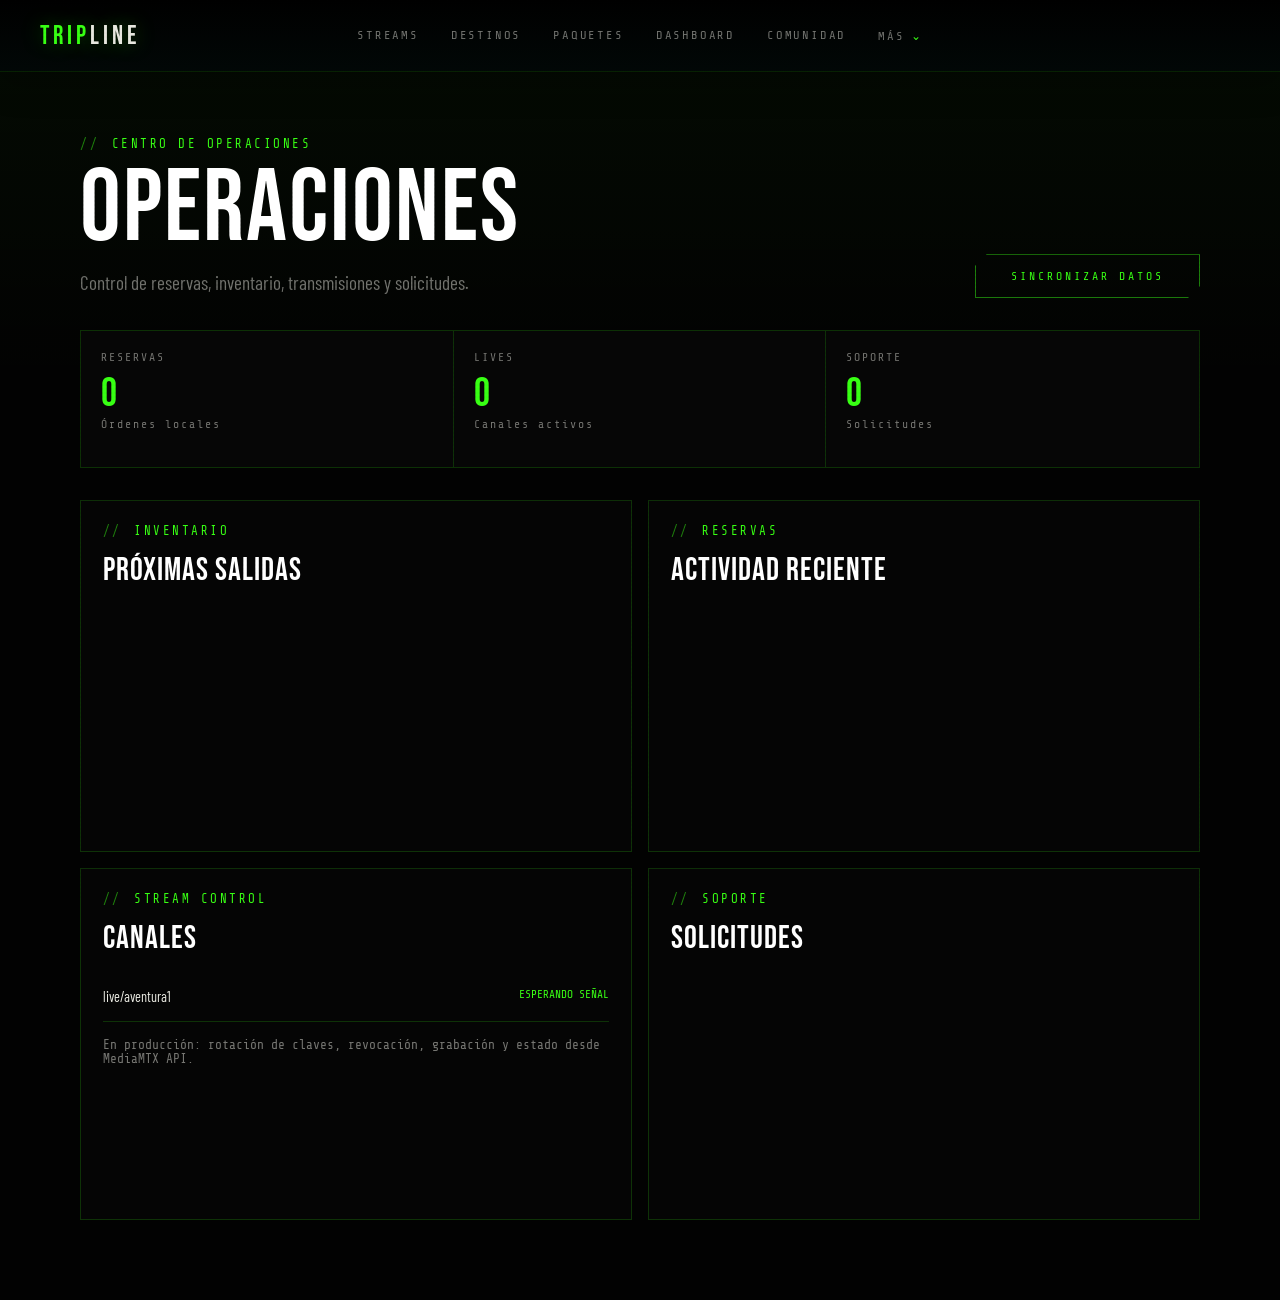
<file: admin.html>
<!DOCTYPE html><html lang="es"><head><meta charset="UTF-8"><meta name="viewport" content="width=device-width,initial-scale=1"><meta name="description" content="Panel administrativo de TRIP LINE."><title>Operaciones | TRIP LINE</title>
<link rel="icon" href="data:,"><link rel="preconnect" href="https://fonts.googleapis.com"><link href="https://fonts.googleapis.com/css2?family=Bebas+Neue&family=Share+Tech+Mono&family=Rajdhani:wght@400;500;600;700&family=Barlow+Condensed:wght@300;400;700;900&display=swap" rel="stylesheet"><link rel="stylesheet" href="css/styles.css"></head><body class="dashboard-page"><a class="skip-link" href="#contenido">Saltar al contenido</a><nav aria-label="Navegación principal">
  <a href="index.html" class="nav-logo glitch">TRIP<span>LINE</span></a>
  <ul class="nav-links">
    <li><a href="index.html#streams">STREAMS</a></li>
    <li><a href="index.html#destinos">DESTINOS</a></li>
    <li><a href="index.html#paquetes">PAQUETES</a></li>
    <li><a href="dashboard.html" data-dashboard-link>DASHBOARD</a></li>
    <li><a href="comunidad.html" data-community-link>COMUNIDAD</a></li>
    <li class="nav-more"><button class="nav-more-trigger" type="button" aria-haspopup="true">MÁS</button><div class="nav-more-menu"><a href="streams.html">ARCHIVO</a><a href="tienda.html">TIENDA</a><a href="ayuda.html">AYUDA</a><a href="admin.html">OPERACIONES</a></div></li>
  </ul>
</nav><main id="contenido" class="dashboard-main"><header class="dashboard-hero"><div><div class="section-label">CENTRO DE OPERACIONES</div><h1>OPERACIONES</h1><p>Control de reservas, inventario, transmisiones y solicitudes.</p></div><button class="btn-ghost" id="seedDemo" type="button">SINCRONIZAR DATOS</button></header><section class="dashboard-stats"><article><span>RESERVAS</span><strong id="adminOrders">0</strong><small>Órdenes locales</small></article><article><span>LIVES</span><strong id="adminLives">0</strong><small>Canales activos</small></article><article><span>SOPORTE</span><strong id="adminSupport">0</strong><small>Solicitudes</small></article></section><section class="admin-grid"><article class="dashboard-panel"><div class="section-label">INVENTARIO</div><h2>Próximas salidas</h2><div id="adminDepartures" class="dashboard-list"></div></article><article class="dashboard-panel"><div class="section-label">RESERVAS</div><h2>Actividad reciente</h2><div id="adminOrderList" class="dashboard-list"></div></article><article class="dashboard-panel"><div class="section-label">STREAM CONTROL</div><h2>Canales</h2><div class="admin-channel"><span>live/aventura1</span><strong>ESPERANDO SEÑAL</strong></div><p class="content-note">En producción: rotación de claves, revocación, grabación y estado desde MediaMTX API.</p></article><article class="dashboard-panel"><div class="section-label">SOPORTE</div><h2>Solicitudes</h2><div id="adminSupportList" class="dashboard-list"></div></article></section></main><script src="js/tripline-data.js"></script><script src="js/demo-auth.js"></script><script src="js/admin.js"></script></body></html>
</file>
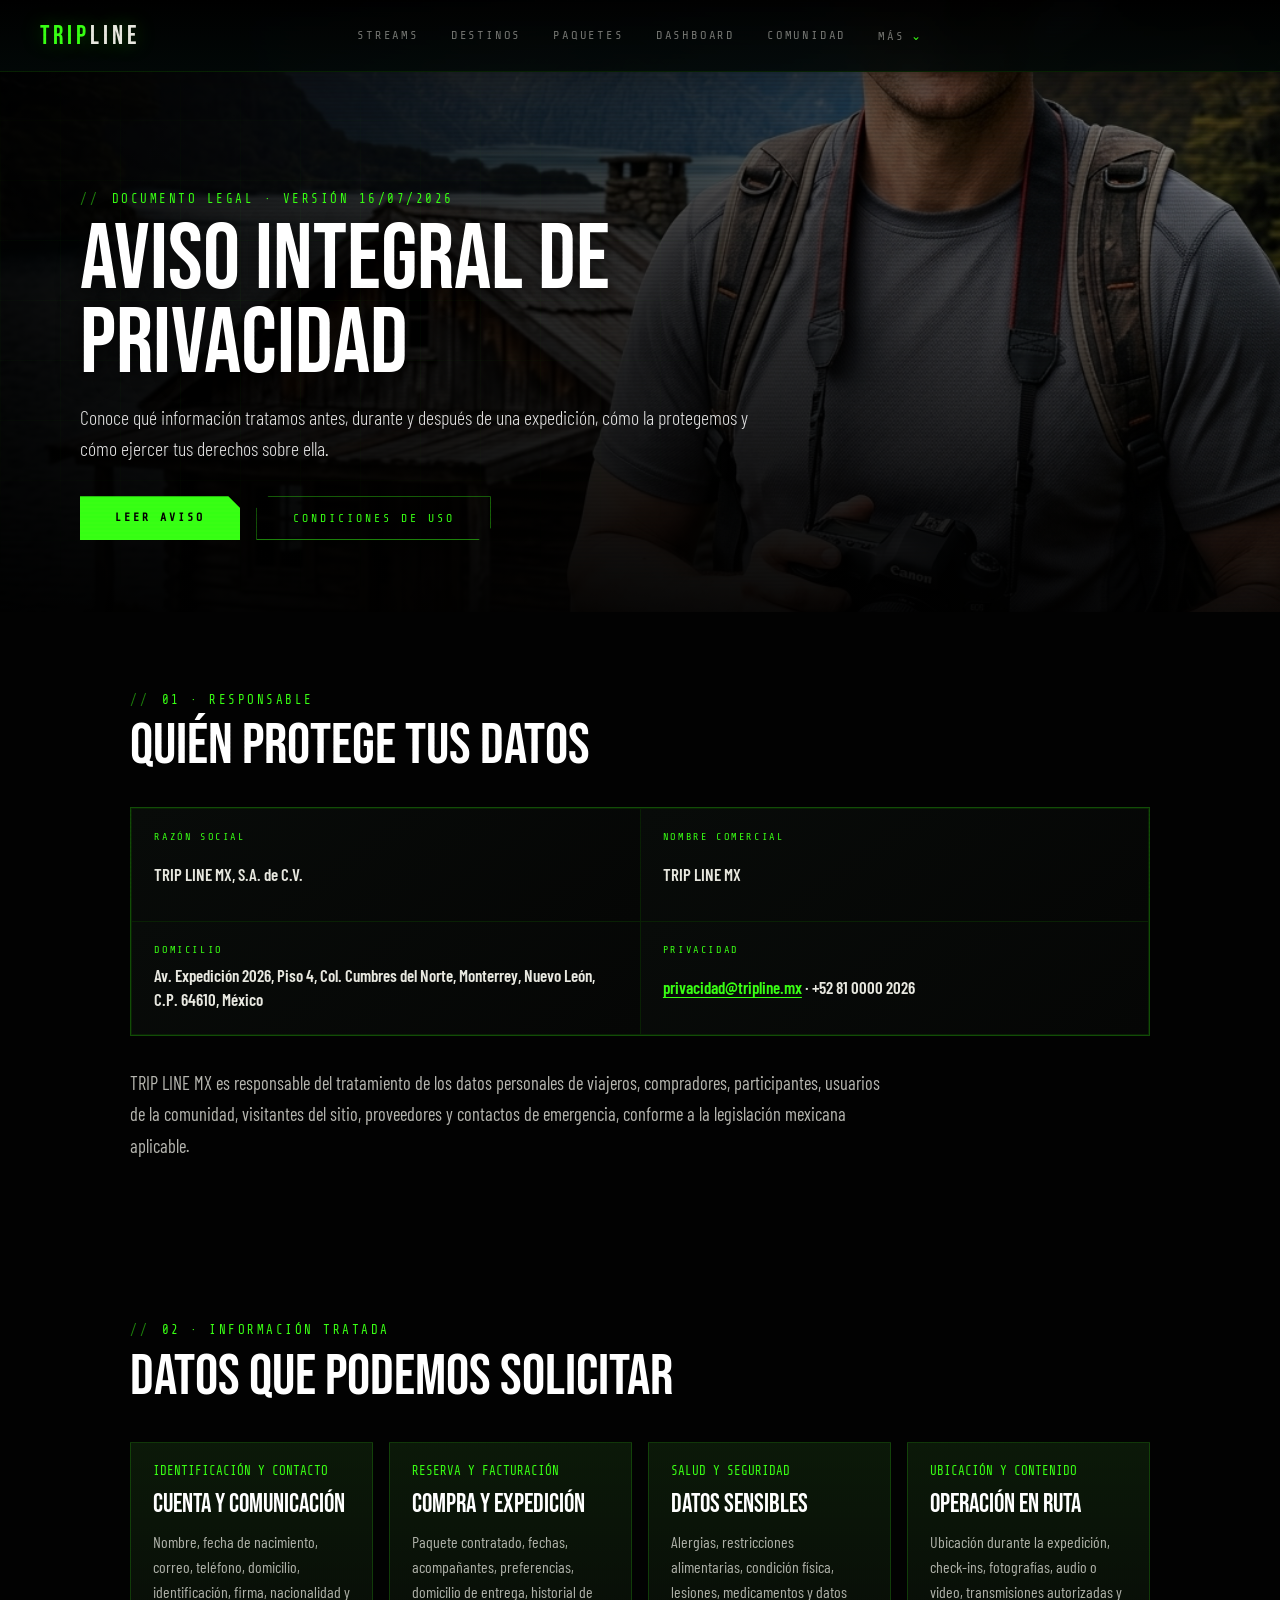
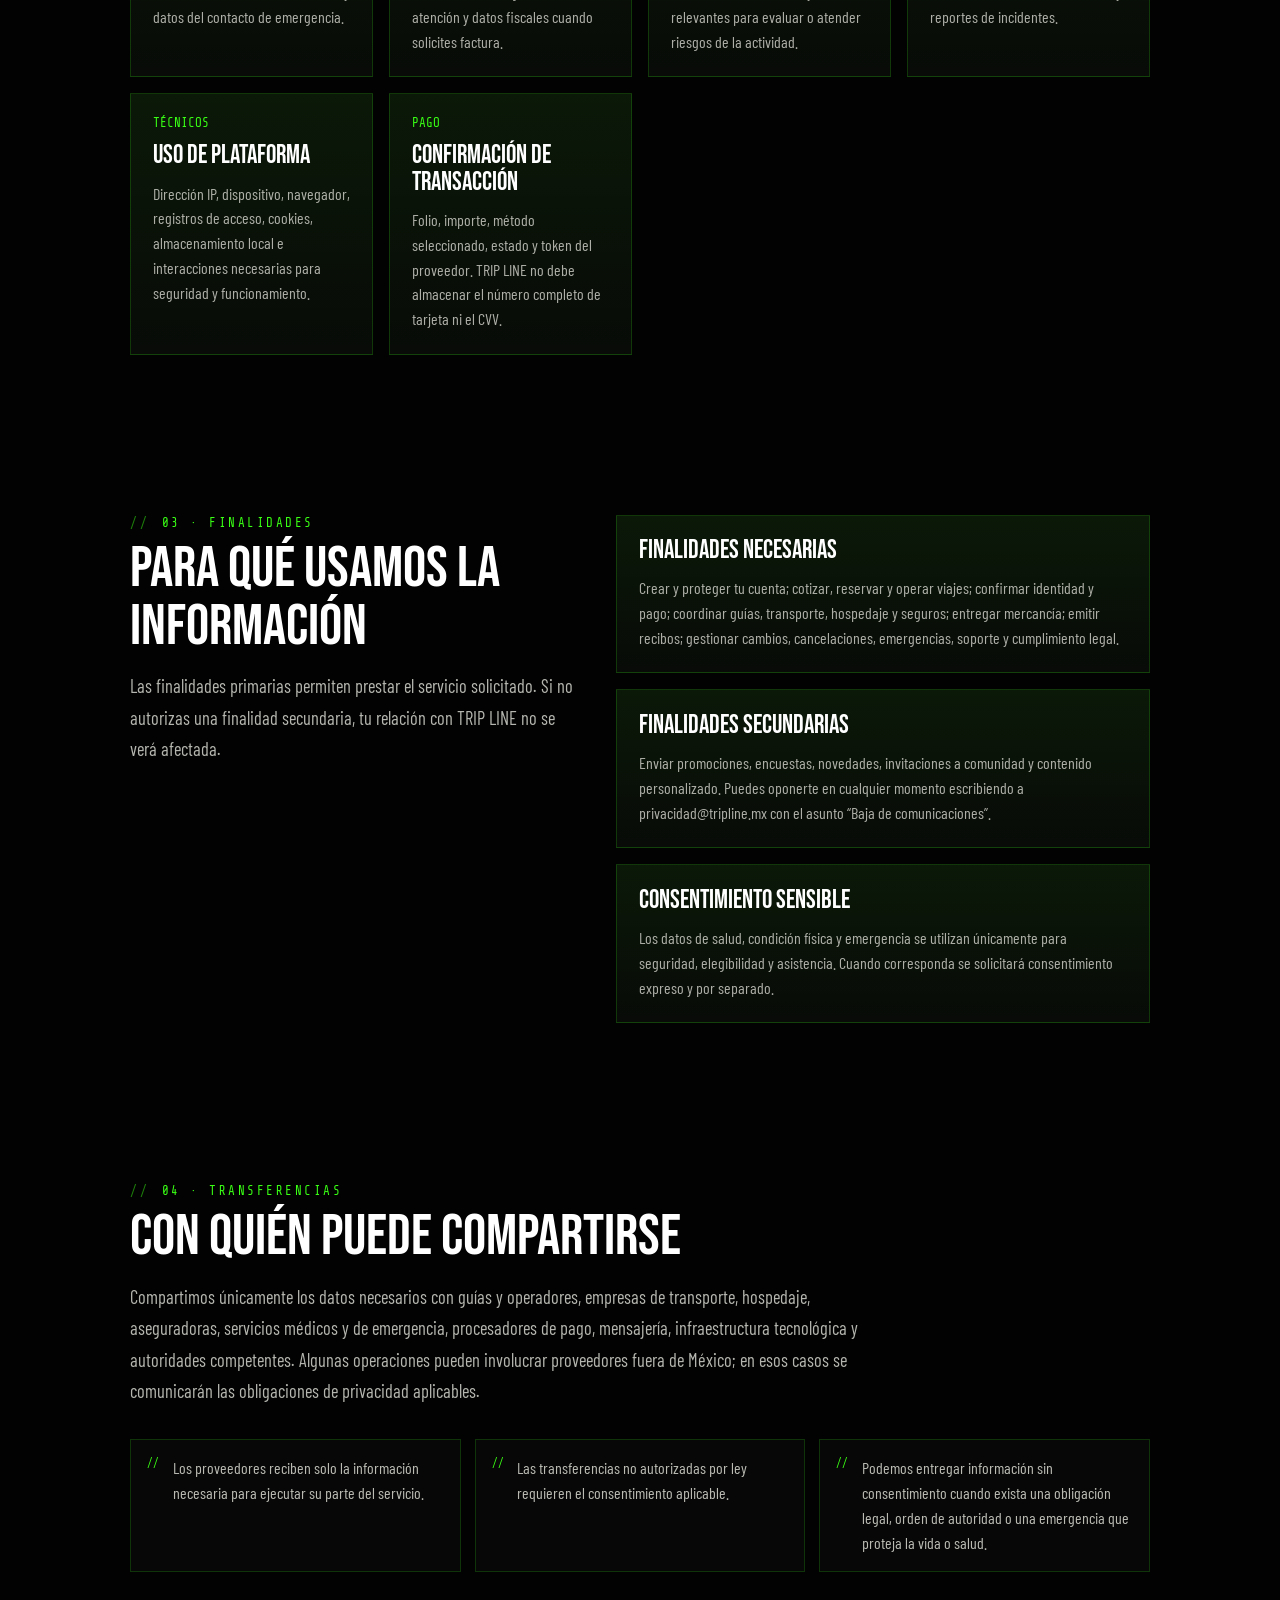
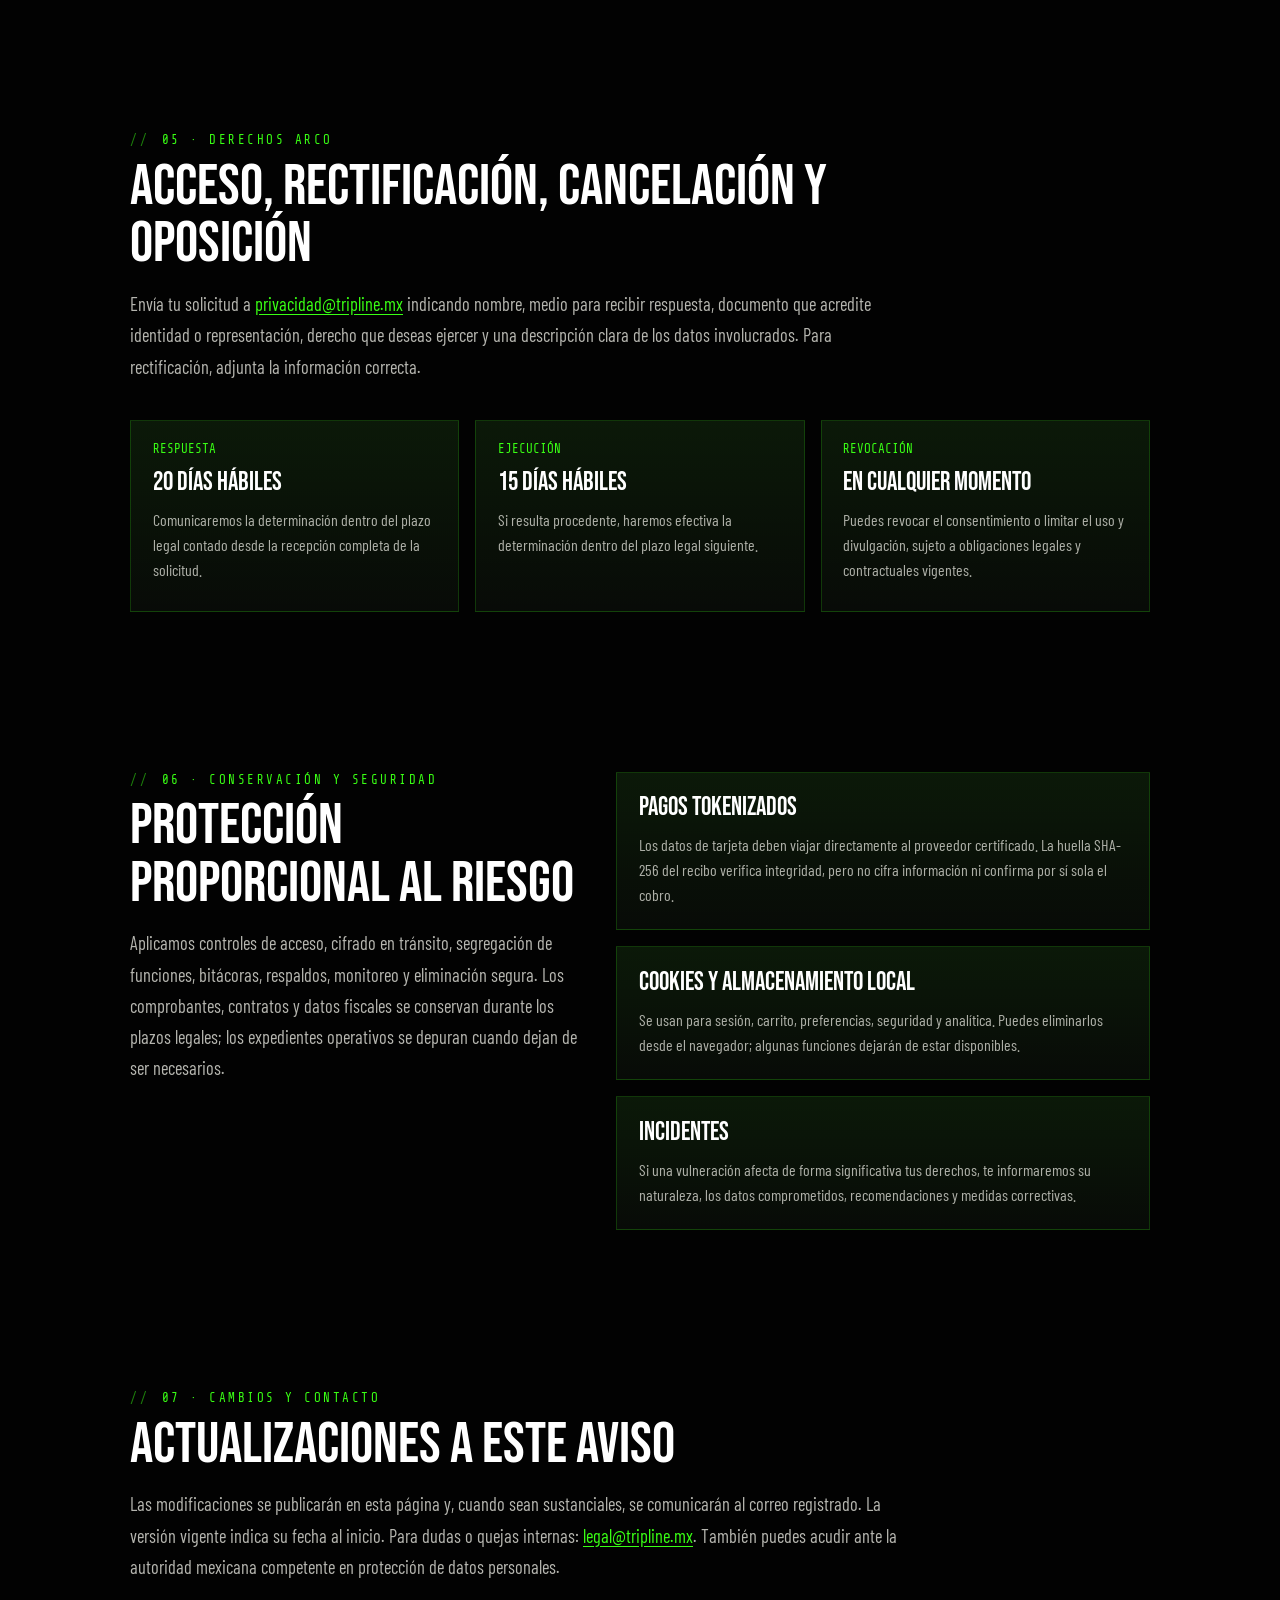
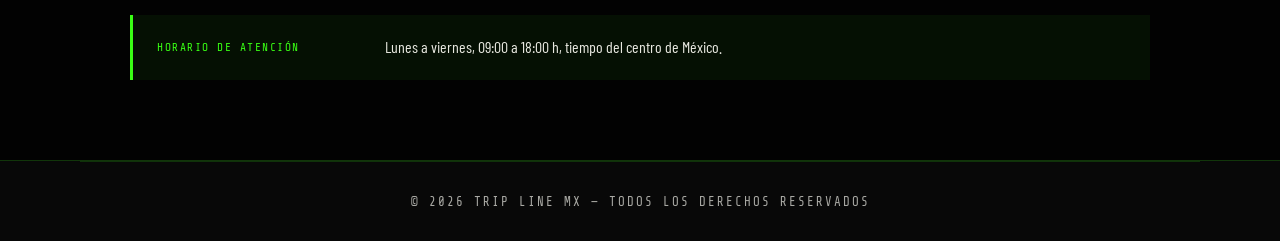
<file: aviso-privacidad.html>
<!DOCTYPE html>
<html lang="es">
<head>
<meta charset="UTF-8">
<meta name="viewport" content="width=device-width, initial-scale=1.0">
<meta name="description" content="Aviso de privacidad integral de TRIP LINE MX para viajeros, clientes, participantes y usuarios de la plataforma.">
<title>Aviso de privacidad | TRIP LINE</title>
<link rel="icon" href="data:,">
<link rel="preconnect" href="https://fonts.googleapis.com">
<link href="https://fonts.googleapis.com/css2?family=Bebas+Neue&family=Share+Tech+Mono&family=Rajdhani:wght@300;400;500;600;700&family=Barlow+Condensed:wght@300;400;700;900&display=swap" rel="stylesheet">
<link rel="stylesheet" href="css/styles.css">
</head>
<body class="policy-page">
<a class="skip-link" href="#contenido">Saltar al contenido</a>
<nav aria-label="Navegación principal">
  <a href="index.html" class="nav-logo glitch">TRIP<span>LINE</span></a>
  <ul class="nav-links">
    <li><a href="index.html#streams">STREAMS</a></li>
    <li><a href="index.html#destinos">DESTINOS</a></li>
    <li><a href="index.html#paquetes">PAQUETES</a></li>
    <li><a href="dashboard.html" data-dashboard-link>DASHBOARD</a></li>
    <li><a href="comunidad.html" data-community-link>COMUNIDAD</a></li>
    <li class="nav-more"><button class="nav-more-trigger" type="button" aria-haspopup="true">MÁS</button><div class="nav-more-menu"><a href="streams.html">ARCHIVO</a><a href="tienda.html">TIENDA</a><a href="ayuda.html">AYUDA</a><a href="admin.html">OPERACIONES</a></div></li>
  </ul>
</nav>

<main class="legal-main" id="contenido">
  <section class="legal-hero legal-hero--privacy">
    <div class="hero-grid-overlay"></div>
    <div class="legal-hero__content">
      <div class="section-label">DOCUMENTO LEGAL · VERSIÓN 16/07/2026</div>
      <h1 class="legal-title">Aviso integral de privacidad</h1>
      <p class="legal-lead">Conoce qué información tratamos antes, durante y después de una expedición, cómo la protegemos y cómo ejercer tus derechos sobre ella.</p>
      <div class="legal-hero-actions"><a class="btn-primary" href="#responsable">LEER AVISO</a><a class="btn-ghost" href="condiciones-uso.html">CONDICIONES DE USO</a></div>
    </div>
  </section>

  <section class="legal-section" id="responsable">
    <div class="section-label">01 · RESPONSABLE</div>
    <h2 class="legal-heading">Quién protege tus datos</h2>
    <div class="legal-company-box">
      <div><span>RAZÓN SOCIAL</span><strong>TRIP LINE MX, S.A. de C.V.</strong></div>
      <div><span>NOMBRE COMERCIAL</span><strong>TRIP LINE MX</strong></div>
      <div><span>DOMICILIO</span><strong>Av. Expedición 2026, Piso 4, Col. Cumbres del Norte, Monterrey, Nuevo León, C.P. 64610, México</strong></div>
      <div><span>PRIVACIDAD</span><strong><a href="mailto:privacidad@tripline.mx">privacidad@tripline.mx</a> · +52 81 0000 2026</strong></div>
    </div>
    <p class="legal-copy">TRIP LINE MX es responsable del tratamiento de los datos personales de viajeros, compradores, participantes, usuarios de la comunidad, visitantes del sitio, proveedores y contactos de emergencia, conforme a la legislación mexicana aplicable.</p>
  </section>

  <section class="legal-section">
    <div class="section-label">02 · INFORMACIÓN TRATADA</div>
    <h2 class="legal-heading">Datos que podemos solicitar</h2>
    <div class="legal-grid">
      <article class="legal-card"><span class="legal-card__kicker">IDENTIFICACIÓN Y CONTACTO</span><h3>Cuenta y comunicación</h3><p>Nombre, fecha de nacimiento, correo, teléfono, domicilio, identificación, firma, nacionalidad y datos del contacto de emergencia.</p></article>
      <article class="legal-card"><span class="legal-card__kicker">RESERVA Y FACTURACIÓN</span><h3>Compra y expedición</h3><p>Paquete contratado, fechas, acompañantes, preferencias, domicilio de entrega, historial de atención y datos fiscales cuando solicites factura.</p></article>
      <article class="legal-card"><span class="legal-card__kicker">SALUD Y SEGURIDAD</span><h3>Datos sensibles</h3><p>Alergias, restricciones alimentarias, condición física, lesiones, medicamentos y datos relevantes para evaluar o atender riesgos de la actividad.</p></article>
      <article class="legal-card"><span class="legal-card__kicker">UBICACIÓN Y CONTENIDO</span><h3>Operación en ruta</h3><p>Ubicación durante la expedición, check-ins, fotografías, audio o video, transmisiones autorizadas y reportes de incidentes.</p></article>
      <article class="legal-card"><span class="legal-card__kicker">TÉCNICOS</span><h3>Uso de plataforma</h3><p>Dirección IP, dispositivo, navegador, registros de acceso, cookies, almacenamiento local e interacciones necesarias para seguridad y funcionamiento.</p></article>
      <article class="legal-card"><span class="legal-card__kicker">PAGO</span><h3>Confirmación de transacción</h3><p>Folio, importe, método seleccionado, estado y token del proveedor. TRIP LINE no debe almacenar el número completo de tarjeta ni el CVV.</p></article>
    </div>
  </section>

  <section class="legal-section legal-split">
    <div><div class="section-label">03 · FINALIDADES</div><h2 class="legal-heading">Para qué usamos la información</h2><p class="legal-copy">Las finalidades primarias permiten prestar el servicio solicitado. Si no autorizas una finalidad secundaria, tu relación con TRIP LINE no se verá afectada.</p></div>
    <div class="legal-stack">
      <article class="legal-panel"><h3>Finalidades necesarias</h3><p>Crear y proteger tu cuenta; cotizar, reservar y operar viajes; confirmar identidad y pago; coordinar guías, transporte, hospedaje y seguros; entregar mercancía; emitir recibos; gestionar cambios, cancelaciones, emergencias, soporte y cumplimiento legal.</p></article>
      <article class="legal-panel"><h3>Finalidades secundarias</h3><p>Enviar promociones, encuestas, novedades, invitaciones a comunidad y contenido personalizado. Puedes oponerte en cualquier momento escribiendo a privacidad@tripline.mx con el asunto “Baja de comunicaciones”.</p></article>
      <article class="legal-panel"><h3>Consentimiento sensible</h3><p>Los datos de salud, condición física y emergencia se utilizan únicamente para seguridad, elegibilidad y asistencia. Cuando corresponda se solicitará consentimiento expreso y por separado.</p></article>
    </div>
  </section>

  <section class="legal-section">
    <div class="section-label">04 · TRANSFERENCIAS</div>
    <h2 class="legal-heading">Con quién puede compartirse</h2>
    <p class="legal-copy">Compartimos únicamente los datos necesarios con guías y operadores, empresas de transporte, hospedaje, aseguradoras, servicios médicos y de emergencia, procesadores de pago, mensajería, infraestructura tecnológica y autoridades competentes. Algunas operaciones pueden involucrar proveedores fuera de México; en esos casos se comunicarán las obligaciones de privacidad aplicables.</p>
    <ul class="legal-checklist">
      <li>Los proveedores reciben solo la información necesaria para ejecutar su parte del servicio.</li>
      <li>Las transferencias no autorizadas por ley requieren el consentimiento aplicable.</li>
      <li>Podemos entregar información sin consentimiento cuando exista una obligación legal, orden de autoridad o una emergencia que proteja la vida o salud.</li>
    </ul>
  </section>

  <section class="legal-section">
    <div class="section-label">05 · DERECHOS ARCO</div>
    <h2 class="legal-heading">Acceso, rectificación, cancelación y oposición</h2>
    <p class="legal-copy">Envía tu solicitud a <a href="mailto:privacidad@tripline.mx">privacidad@tripline.mx</a> indicando nombre, medio para recibir respuesta, documento que acredite identidad o representación, derecho que deseas ejercer y una descripción clara de los datos involucrados. Para rectificación, adjunta la información correcta.</p>
    <div class="legal-grid legal-grid--three">
      <article class="legal-card"><span class="legal-card__kicker">RESPUESTA</span><h3>20 días hábiles</h3><p>Comunicaremos la determinación dentro del plazo legal contado desde la recepción completa de la solicitud.</p></article>
      <article class="legal-card"><span class="legal-card__kicker">EJECUCIÓN</span><h3>15 días hábiles</h3><p>Si resulta procedente, haremos efectiva la determinación dentro del plazo legal siguiente.</p></article>
      <article class="legal-card"><span class="legal-card__kicker">REVOCACIÓN</span><h3>En cualquier momento</h3><p>Puedes revocar el consentimiento o limitar el uso y divulgación, sujeto a obligaciones legales y contractuales vigentes.</p></article>
    </div>
  </section>

  <section class="legal-section legal-split">
    <div><div class="section-label">06 · CONSERVACIÓN Y SEGURIDAD</div><h2 class="legal-heading">Protección proporcional al riesgo</h2><p class="legal-copy">Aplicamos controles de acceso, cifrado en tránsito, segregación de funciones, bitácoras, respaldos, monitoreo y eliminación segura. Los comprobantes, contratos y datos fiscales se conservan durante los plazos legales; los expedientes operativos se depuran cuando dejan de ser necesarios.</p></div>
    <div class="legal-stack">
      <article class="legal-panel"><h3>Pagos tokenizados</h3><p>Los datos de tarjeta deben viajar directamente al proveedor certificado. La huella SHA-256 del recibo verifica integridad, pero no cifra información ni confirma por sí sola el cobro.</p></article>
      <article class="legal-panel"><h3>Cookies y almacenamiento local</h3><p>Se usan para sesión, carrito, preferencias, seguridad y analítica. Puedes eliminarlos desde el navegador; algunas funciones dejarán de estar disponibles.</p></article>
      <article class="legal-panel"><h3>Incidentes</h3><p>Si una vulneración afecta de forma significativa tus derechos, te informaremos su naturaleza, los datos comprometidos, recomendaciones y medidas correctivas.</p></article>
    </div>
  </section>

  <section class="legal-section">
    <div class="section-label">07 · CAMBIOS Y CONTACTO</div>
    <h2 class="legal-heading">Actualizaciones a este aviso</h2>
    <p class="legal-copy">Las modificaciones se publicarán en esta página y, cuando sean sustanciales, se comunicarán al correo registrado. La versión vigente indica su fecha al inicio. Para dudas o quejas internas: <a href="mailto:legal@tripline.mx">legal@tripline.mx</a>. También puedes acudir ante la autoridad mexicana competente en protección de datos personales.</p>
    <div class="legal-notice"><strong>HORARIO DE ATENCIÓN</strong><span>Lunes a viernes, 09:00 a 18:00 h, tiempo del centro de México.</span></div>
  </section>
</main>
<footer><div class="footer-bottom"><span>© 2026 TRIP LINE MX — TODOS LOS DERECHOS RESERVADOS</span></div></footer>
<script src="js/demo-auth.js"></script>
</body>
</html>
</file>
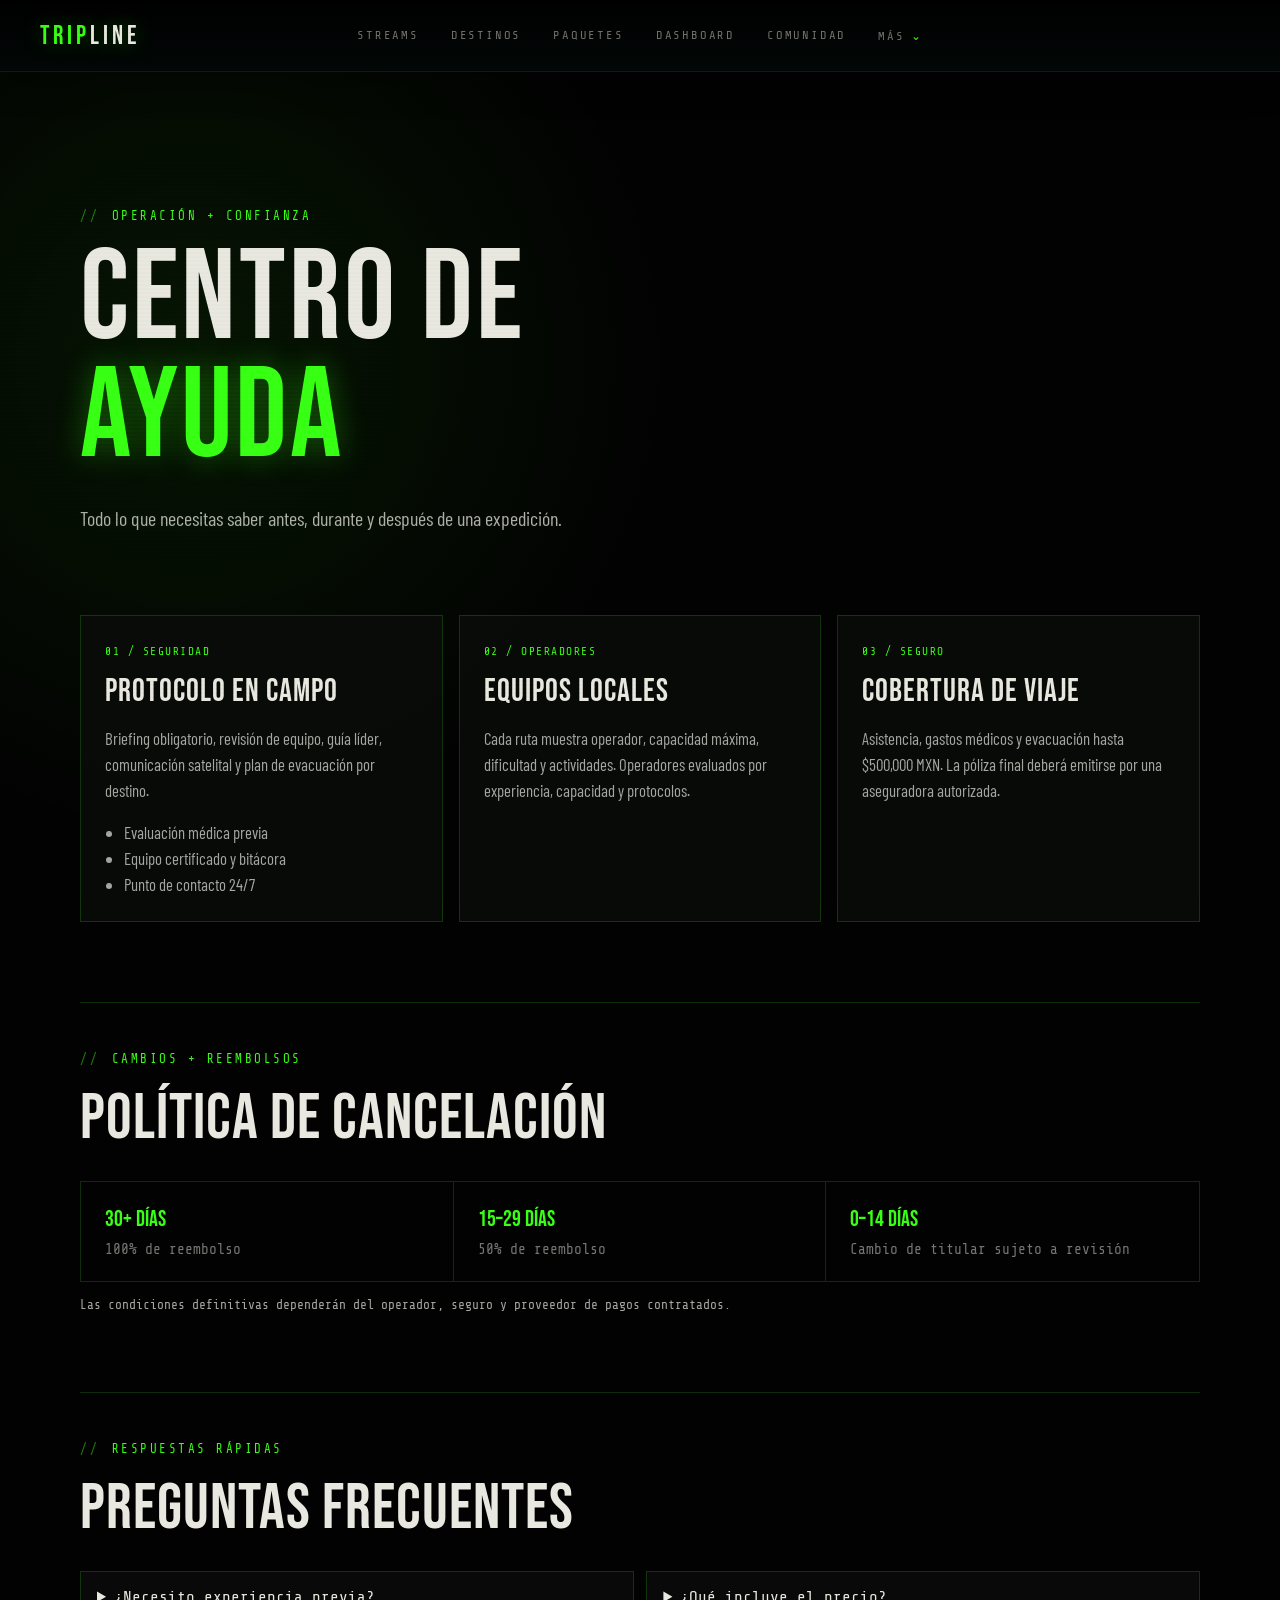
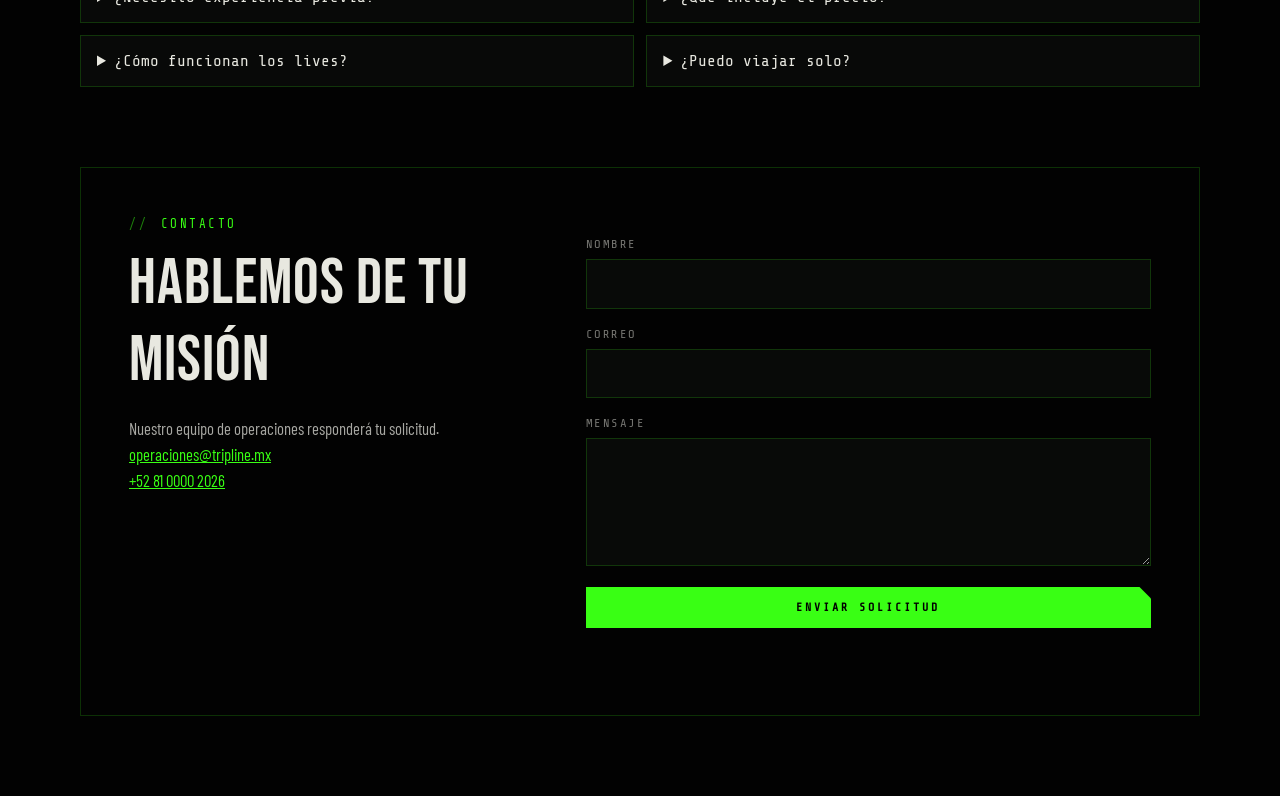
<file: ayuda.html>
<!DOCTYPE html><html lang="es"><head><meta charset="UTF-8"><meta name="viewport" content="width=device-width,initial-scale=1"><meta name="description" content="Seguridad, cancelaciones, preguntas frecuentes y contacto de TRIP LINE."><title>Centro de ayuda | TRIP LINE</title>
<link rel="icon" href="data:,"><link rel="preconnect" href="https://fonts.googleapis.com"><link href="https://fonts.googleapis.com/css2?family=Bebas+Neue&family=Share+Tech+Mono&family=Rajdhani:wght@400;500;600;700&family=Barlow+Condensed:wght@300;400;700;900&display=swap" rel="stylesheet"><link rel="stylesheet" href="css/styles.css"></head>
<body class="content-page"><a class="skip-link" href="#contenido">Saltar al contenido</a><nav aria-label="Navegación principal">
  <a href="index.html" class="nav-logo glitch">TRIP<span>LINE</span></a>
  <ul class="nav-links">
    <li><a href="index.html#streams">STREAMS</a></li>
    <li><a href="index.html#destinos">DESTINOS</a></li>
    <li><a href="index.html#paquetes">PAQUETES</a></li>
    <li><a href="dashboard.html" data-dashboard-link>DASHBOARD</a></li>
    <li><a href="comunidad.html" data-community-link>COMUNIDAD</a></li>
    <li class="nav-more"><button class="nav-more-trigger" type="button" aria-haspopup="true">MÁS</button><div class="nav-more-menu"><a href="streams.html">ARCHIVO</a><a href="tienda.html">TIENDA</a><a href="ayuda.html">AYUDA</a><a href="admin.html">OPERACIONES</a></div></li>
  </ul>
</nav>
<main id="contenido" class="content-shell"><header class="content-hero"><div class="section-label">OPERACIÓN + CONFIANZA</div><h1>CENTRO DE<br><span>AYUDA</span></h1><p>Todo lo que necesitas saber antes, durante y después de una expedición.</p></header>
<section class="info-grid" id="seguridad"><article class="info-card"><span>01 / SEGURIDAD</span><h2>PROTOCOLO EN CAMPO</h2><p>Briefing obligatorio, revisión de equipo, guía líder, comunicación satelital y plan de evacuación por destino.</p><ul><li>Evaluación médica previa</li><li>Equipo certificado y bitácora</li><li>Punto de contacto 24/7</li></ul></article><article class="info-card"><span>02 / OPERADORES</span><h2>EQUIPOS LOCALES</h2><p>Cada ruta muestra operador, capacidad máxima, dificultad y actividades. Operadores evaluados por experiencia, capacidad y protocolos.</p></article><article class="info-card"><span>03 / SEGURO</span><h2>COBERTURA DE VIAJE</h2><p>Asistencia, gastos médicos y evacuación hasta $500,000 MXN. La póliza final deberá emitirse por una aseguradora autorizada.</p></article></section>
<section class="content-section" id="cancelaciones"><div class="section-label">CAMBIOS + REEMBOLSOS</div><h2>POLÍTICA DE CANCELACIÓN</h2><div class="policy-timeline"><div><strong>30+ DÍAS</strong><span>100% de reembolso</span></div><div><strong>15–29 DÍAS</strong><span>50% de reembolso</span></div><div><strong>0–14 DÍAS</strong><span>Cambio de titular sujeto a revisión</span></div></div><p class="content-note">Las condiciones definitivas dependerán del operador, seguro y proveedor de pagos contratados.</p></section>
<section class="content-section"><div class="section-label">RESPUESTAS RÁPIDAS</div><h2>PREGUNTAS FRECUENTES</h2><div class="faq-list"><details><summary>¿Necesito experiencia previa?</summary><p>Depende del destino. Cada ficha indica dificultad y el equipo operativo valida la preparación antes de confirmar.</p></details><details><summary>¿Qué incluye el precio?</summary><p>Guía, equipo indicado, campamento, logística local y seguro de viaje. Traslados a la ciudad de salida se cotizan aparte.</p></details><details><summary>¿Cómo funcionan los lives?</summary><p>El teléfono publica por RTMP a MediaMTX y la página reproduce HLS. En producción se usará un servidor público autenticado.</p></details><details><summary>¿Puedo viajar solo?</summary><p>Sí. Puedes reservar un lugar y formar parte de un grupo con capacidad controlada.</p></details></div></section>
<section class="contact-layout" id="contacto"><div><div class="section-label">CONTACTO</div><h2>HABLEMOS DE TU MISIÓN</h2><p>Nuestro equipo de operaciones responderá tu solicitud.</p><p><a href="mailto:operaciones@tripline.mx">operaciones@tripline.mx</a><br><a href="tel:+528100002026">+52 81 0000 2026</a></p></div><form id="contactForm" class="booking-form"><label>NOMBRE<input name="name" required autocomplete="name"></label><label>CORREO<input name="email" type="email" required autocomplete="email"></label><label>MENSAJE<textarea name="message" required maxlength="500"></textarea></label><button class="btn-primary" type="submit">ENVIAR SOLICITUD</button><p id="contactStatus" class="form-status" aria-live="polite"></p></form></section></main><script src="js/demo-auth.js"></script><script src="js/ayuda.js"></script></body></html>
</file>
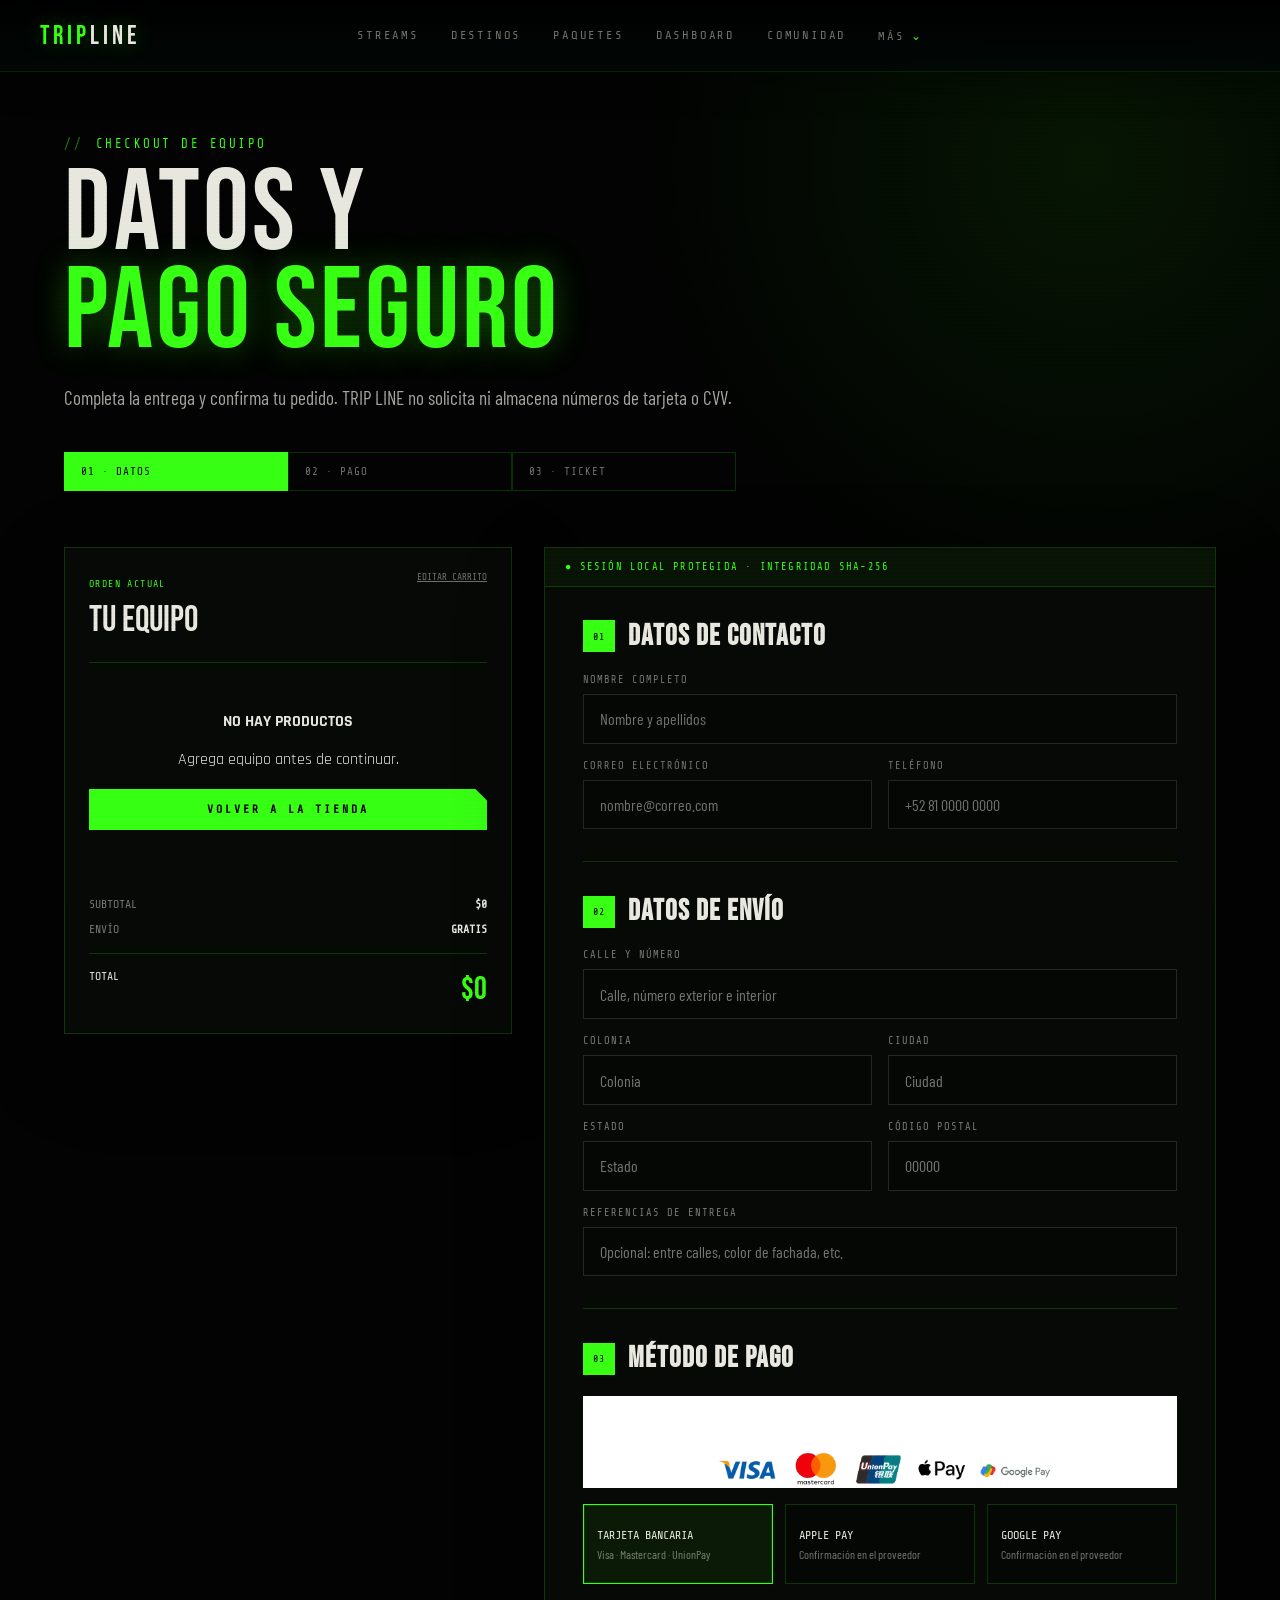
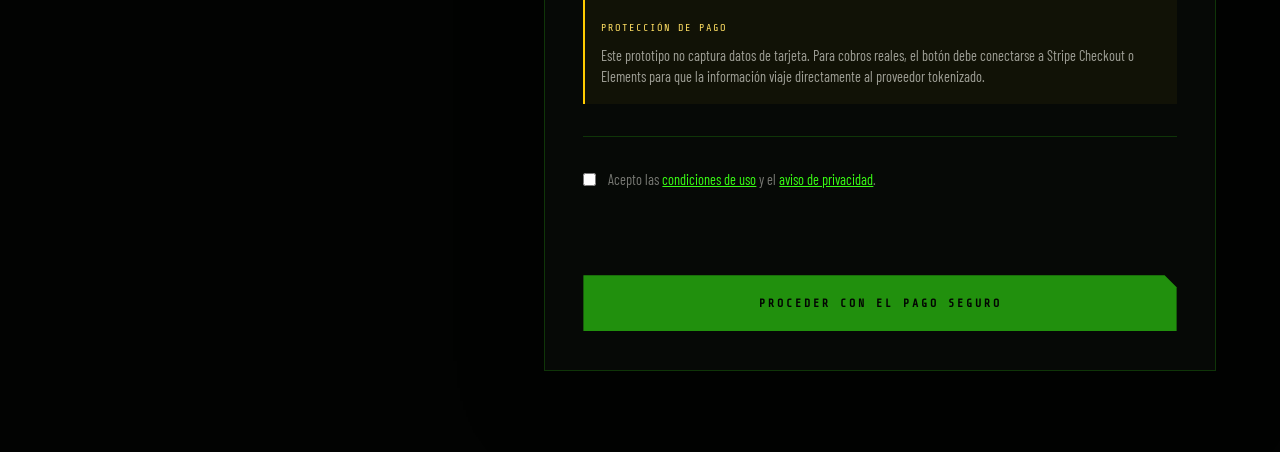
<file: checkout-tienda.html>
<!DOCTYPE html>
<html lang="es">
<head>
  <meta charset="UTF-8">
  <meta name="viewport" content="width=device-width,initial-scale=1">
  <meta name="description" content="Checkout seguro de equipamiento TRIP LINE.">
  <title>Pago de tienda | TRIP LINE</title>
<link rel="icon" href="data:,">
  <link rel="preconnect" href="https://fonts.googleapis.com">
  <link href="https://fonts.googleapis.com/css2?family=Bebas+Neue&family=Share+Tech+Mono&family=Rajdhani:wght@400;500;600;700&family=Barlow+Condensed:wght@300;400;700;900&display=swap" rel="stylesheet">
  <link rel="stylesheet" href="css/styles.css">
</head>
<body class="store-checkout-page">
<a class="skip-link" href="#contenido">Saltar al contenido</a>
<nav aria-label="Navegación principal">
  <a href="index.html" class="nav-logo glitch">TRIP<span>LINE</span></a>
  <ul class="nav-links">
    <li><a href="index.html#streams">STREAMS</a></li>
    <li><a href="index.html#destinos">DESTINOS</a></li>
    <li><a href="index.html#paquetes">PAQUETES</a></li>
    <li><a href="dashboard.html" data-dashboard-link>DASHBOARD</a></li>
    <li><a href="comunidad.html" data-community-link>COMUNIDAD</a></li>
    <li class="nav-more"><button class="nav-more-trigger" type="button" aria-haspopup="true">MÁS</button><div class="nav-more-menu"><a href="streams.html">ARCHIVO</a><a href="tienda.html">TIENDA</a><a href="ayuda.html">AYUDA</a><a href="admin.html">OPERACIONES</a></div></li>
  </ul>
</nav>
<main id="contenido" class="store-checkout-shell">
  <header class="store-checkout-heading">
    <div class="section-label">CHECKOUT DE EQUIPO</div>
    <h1>DATOS Y<br><span>PAGO SEGURO</span></h1>
    <p>Completa la entrega y confirma tu pedido. TRIP LINE no solicita ni almacena números de tarjeta o CVV.</p>
    <ol class="checkout-steps" aria-label="Progreso de compra"><li class="is-active">01 · DATOS</li><li>02 · PAGO</li><li>03 · TICKET</li></ol>
  </header>

  <div class="store-checkout-layout" id="checkoutWorkspace">
    <aside class="store-order-summary" aria-labelledby="summaryTitle">
      <div class="summary-heading"><div><span>ORDEN ACTUAL</span><h2 id="summaryTitle">TU EQUIPO</h2></div><a href="tienda.html">EDITAR CARRITO</a></div>
      <div id="storeOrderItems" class="store-order-items"></div>
      <div class="store-order-totals">
        <div><span>SUBTOTAL</span><strong id="storeSubtotal"></strong></div>
        <div><span>ENVÍO</span><strong id="storeShipping"></strong></div>
        <div class="store-grand-total"><span>TOTAL</span><strong id="storeTotal"></strong></div>
      </div>
    </aside>

    <section class="store-checkout-card" aria-labelledby="customerTitle">
      <div class="secure-checkout-label"><span>●</span> SESIÓN LOCAL PROTEGIDA · INTEGRIDAD SHA-256</div>
      <form id="storeCheckoutForm" class="store-checkout-form">
        <fieldset>
          <legend><span>01</span><strong id="customerTitle">DATOS DE CONTACTO</strong></legend>
          <div class="store-form-grid">
            <label class="field-wide">NOMBRE COMPLETO<input id="buyerName" name="name" required minlength="3" maxlength="80" autocomplete="name" placeholder="Nombre y apellidos"></label>
            <label>CORREO ELECTRÓNICO<input id="buyerEmail" name="email" type="email" required maxlength="120" autocomplete="email" placeholder="nombre@correo.com"></label>
            <label>TELÉFONO<input id="buyerPhone" name="phone" type="tel" required minlength="10" maxlength="18" autocomplete="tel" inputmode="tel" placeholder="+52 81 0000 0000"></label>
          </div>
        </fieldset>

        <fieldset>
          <legend><span>02</span><strong>DATOS DE ENVÍO</strong></legend>
          <div class="store-form-grid">
            <label class="field-wide">CALLE Y NÚMERO<input name="street" required maxlength="120" autocomplete="street-address" placeholder="Calle, número exterior e interior"></label>
            <label>COLONIA<input name="neighborhood" required maxlength="80" autocomplete="address-line2" placeholder="Colonia"></label>
            <label>CIUDAD<input name="city" required maxlength="80" autocomplete="address-level2" placeholder="Ciudad"></label>
            <label>ESTADO<input name="state" required maxlength="80" autocomplete="address-level1" placeholder="Estado"></label>
            <label>CÓDIGO POSTAL<input name="postalCode" required pattern="[0-9]{5}" maxlength="5" inputmode="numeric" autocomplete="postal-code" placeholder="00000"></label>
            <label class="field-wide">REFERENCIAS DE ENTREGA<input name="deliveryNotes" maxlength="160" autocomplete="off" placeholder="Opcional: entre calles, color de fachada, etc."></label>
          </div>
        </fieldset>

        <fieldset>
          <legend><span>03</span><strong>MÉTODO DE PAGO</strong></legend>
          <div class="payment-logo-strip"><img src="assets/payment-methods-transparent.png" alt="Métodos aceptados: Visa, Mastercard, UnionPay, Apple Pay y Google Pay"></div>
          <div class="store-payment-options">
            <label><input type="radio" name="paymentMethod" value="Tarjeta bancaria" checked><span><strong>TARJETA BANCARIA</strong><small>Visa · Mastercard · UnionPay</small></span></label>
            <label><input type="radio" name="paymentMethod" value="Apple Pay"><span><strong>APPLE PAY</strong><small>Confirmación en el proveedor</small></span></label>
            <label><input type="radio" name="paymentMethod" value="Google Pay"><span><strong>GOOGLE PAY</strong><small>Confirmación en el proveedor</small></span></label>
          </div>
          <div class="payment-provider-note"><strong>PROTECCIÓN DE PAGO</strong><p>Este prototipo no captura datos de tarjeta. Para cobros reales, el botón debe conectarse a Stripe Checkout o Elements para que la información viaje directamente al proveedor tokenizado.</p></div>
        </fieldset>

        <label class="store-consent"><input type="checkbox" required><span>Acepto las <a href="condiciones-uso.html" target="_blank" rel="noopener">condiciones de uso</a> y el <a href="aviso-privacidad.html" target="_blank" rel="noopener">aviso de privacidad</a>.</span></label>
        <p id="checkoutStatus" class="form-status" role="status" aria-live="polite"></p>
        <button class="btn-primary store-pay-button" type="submit">PROCEDER CON EL PAGO SEGURO</button>
      </form>
    </section>
  </div>

  <section class="store-receipt-stage" id="receiptStage" hidden aria-labelledby="receiptTitle">
    <div class="receipt-success-mark">✓</div>
    <div class="section-label">COMPRA REGISTRADA</div>
    <h2 id="receiptTitle">TICKET DE RECIBO</h2>
    <p class="receipt-intro">Tu pedido fue confirmado en modo demostración. Conserva este ticket para seguimiento.</p>
    <article class="store-receipt" id="storeReceipt">
      <div class="receipt-watermark" aria-hidden="true"></div>
      <header class="receipt-brand-row">
        <div class="receipt-brand"><span>TRIP LINE MX</span><strong>FIELD GEAR</strong><small class="receipt-merchant">TRIP LINE MX, S.A. DE C.V.<br>Av. Expedición 2026, Monterrey, N.L. · +52 81 0000 2026</small></div>
        <div class="receipt-reference-box"><p><b>FOLIO:</b> <span id="receiptReference"></span></p><p><b>FECHA:</b> <span id="receiptDate"></span></p></div>
      </header>
      <section class="receipt-customer-band">
        <p><span>CLIENTE</span><strong id="receiptCustomer"></strong></p>
        <p><span>MÉTODO DE PAGO</span><strong id="receiptMethod"></strong></p>
        <p><span>ESTADO DEL PAGO</span><strong>PAGO DEMO<br>AUTORIZADO</strong></p>
      </section>
      <section class="receipt-order-section">
        <h3>DETALLES DEL PEDIDO / DESGLOSE DE LA COMPRA</h3>
        <div class="receipt-table-head"><span>DESCRIPCIÓN DEL PRODUCTO</span><span>CANTIDAD</span><span>SUBTOTAL</span></div>
        <div id="receiptItems" class="receipt-items"></div>
      </section>
      <section class="receipt-delivery-summary">
        <div class="receipt-address"><span>DATOS DE ENTREGA</span><strong id="receiptAddress"></strong></div>
        <div class="receipt-summary">
          <h3>RESUMEN DE PAGO</h3>
          <p><span>Subtotal</span><strong id="receiptSubtotal"></strong></p>
          <p><span>Envío</span><strong id="receiptShipping"></strong></p>
          <div class="receipt-total"><span>TOTAL PAGADO</span><strong id="receiptTotal"></strong></div>
        </div>
      </section>
      <footer><span>© 2026 TRIP LINE MX · RECIBO DIGITAL</span><i aria-hidden="true"></i></footer>
    </article>
    <div class="receipt-actions"><button class="btn-primary" id="downloadPdf" type="button">DESCARGAR PDF A4</button><button class="btn-ghost" id="downloadReceipt" type="button">DESCARGAR TICKET PDF</button><button class="btn-ghost" id="printReceipt" type="button">IMPRIMIR</button><a class="btn-ghost" href="tienda.html">VOLVER A LA TIENDA</a></div>
  </section>
</main>
<script src="js/demo-auth.js"></script>
<script src="js/vendor/pdf-lib.min.js"></script>
<script src="js/checkout-tienda.js"></script>
</body>
</html>
</file>
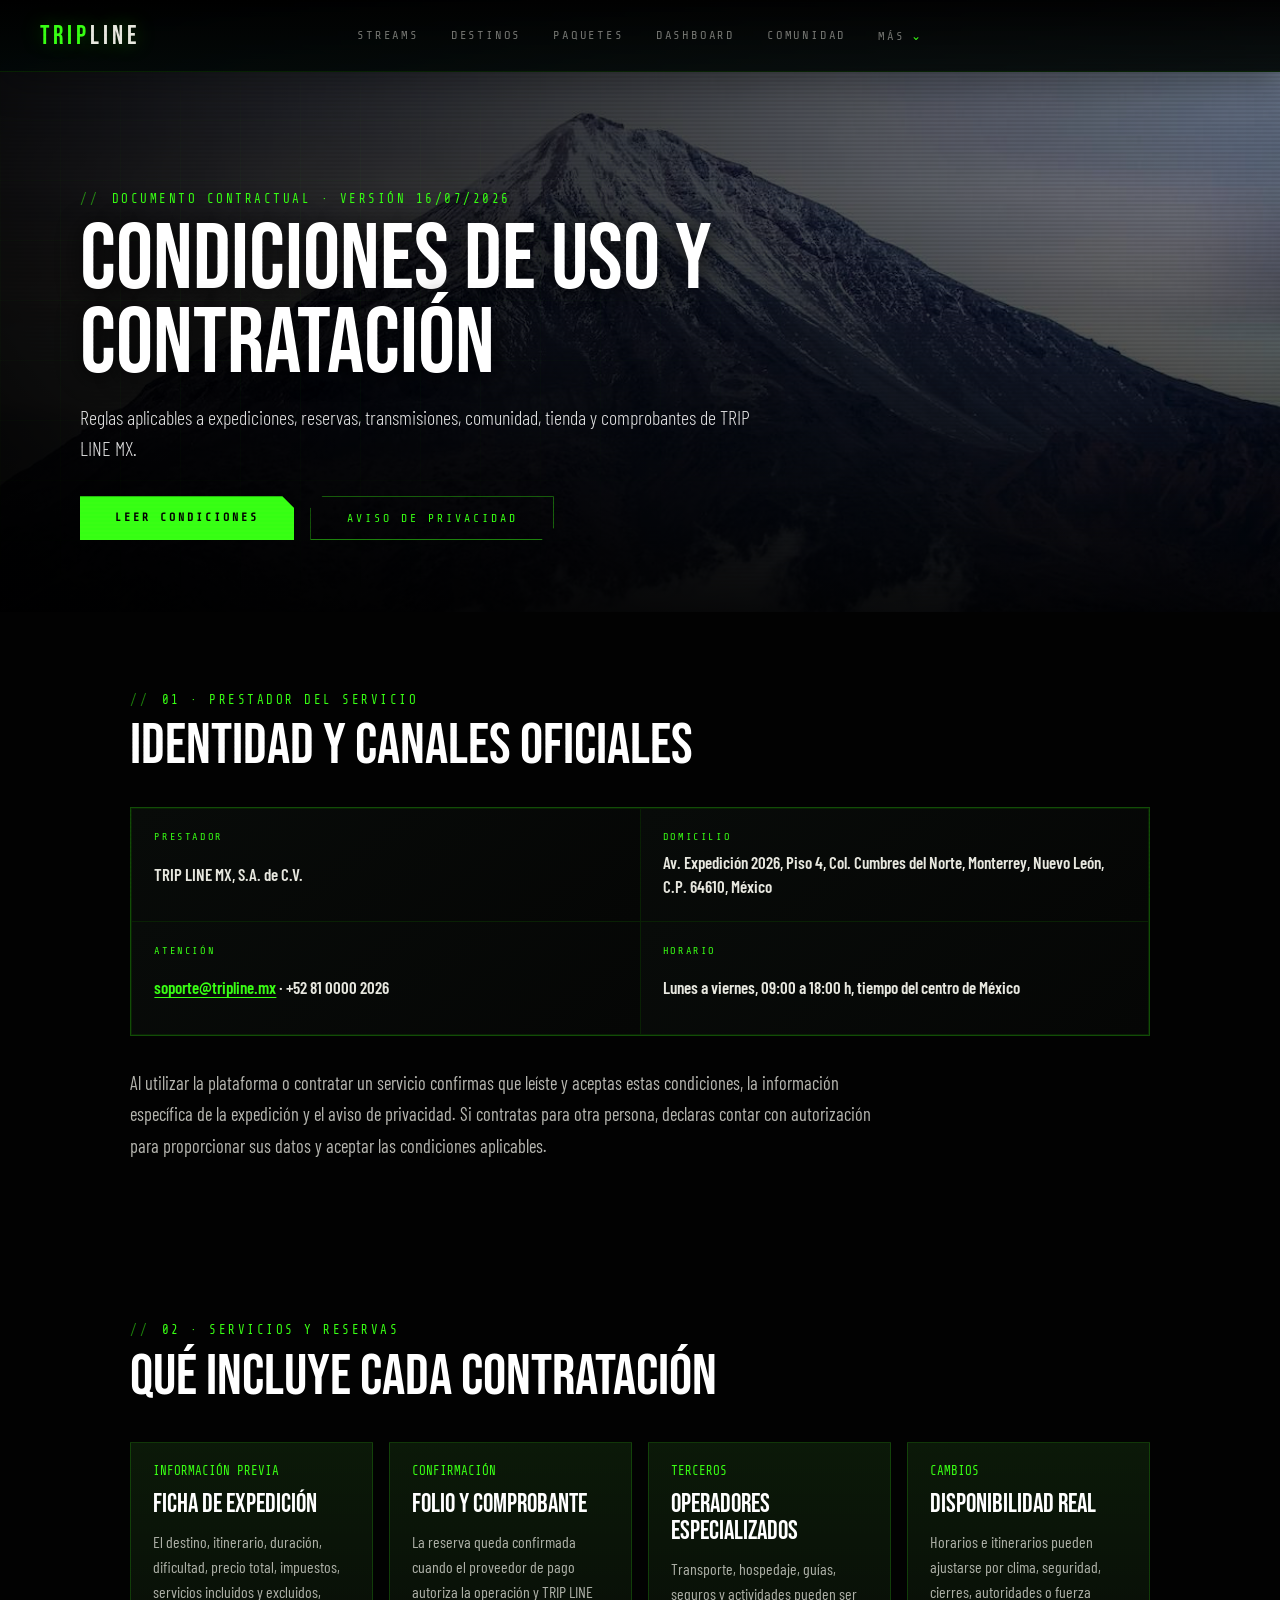
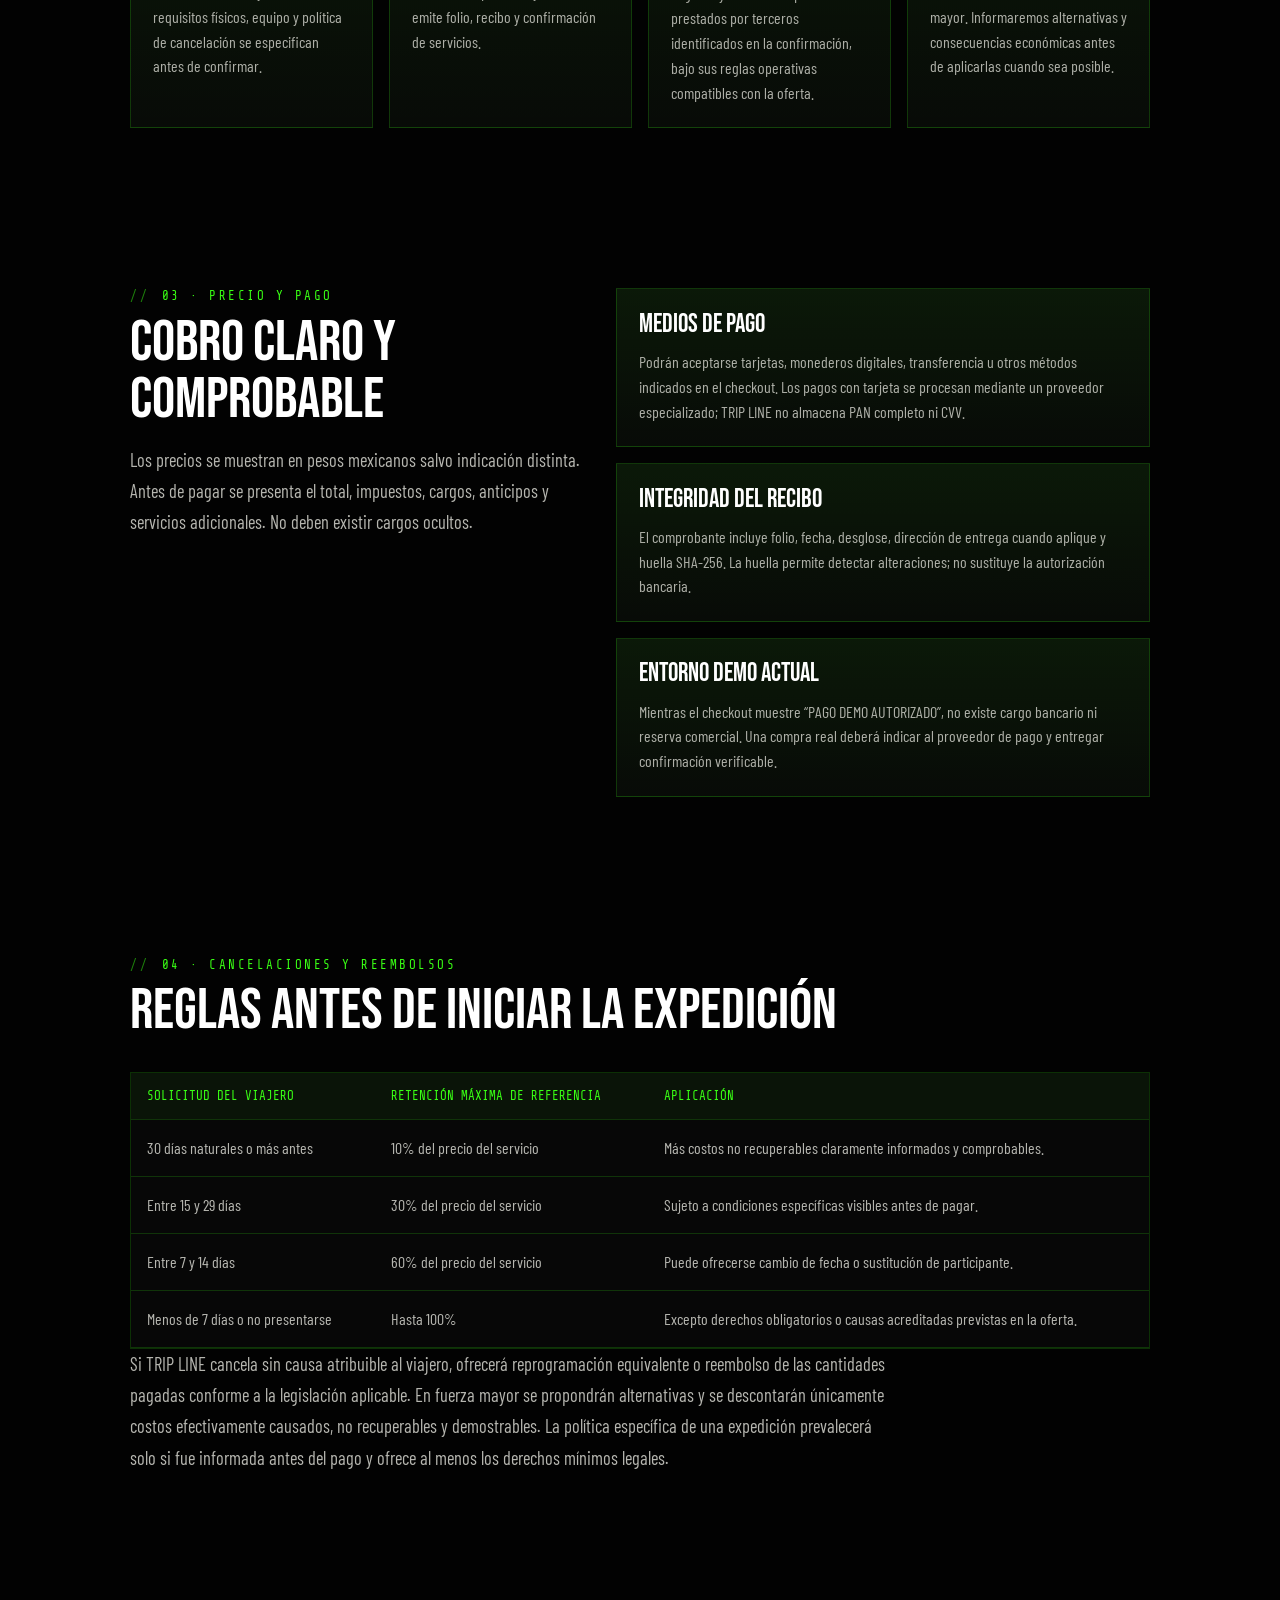
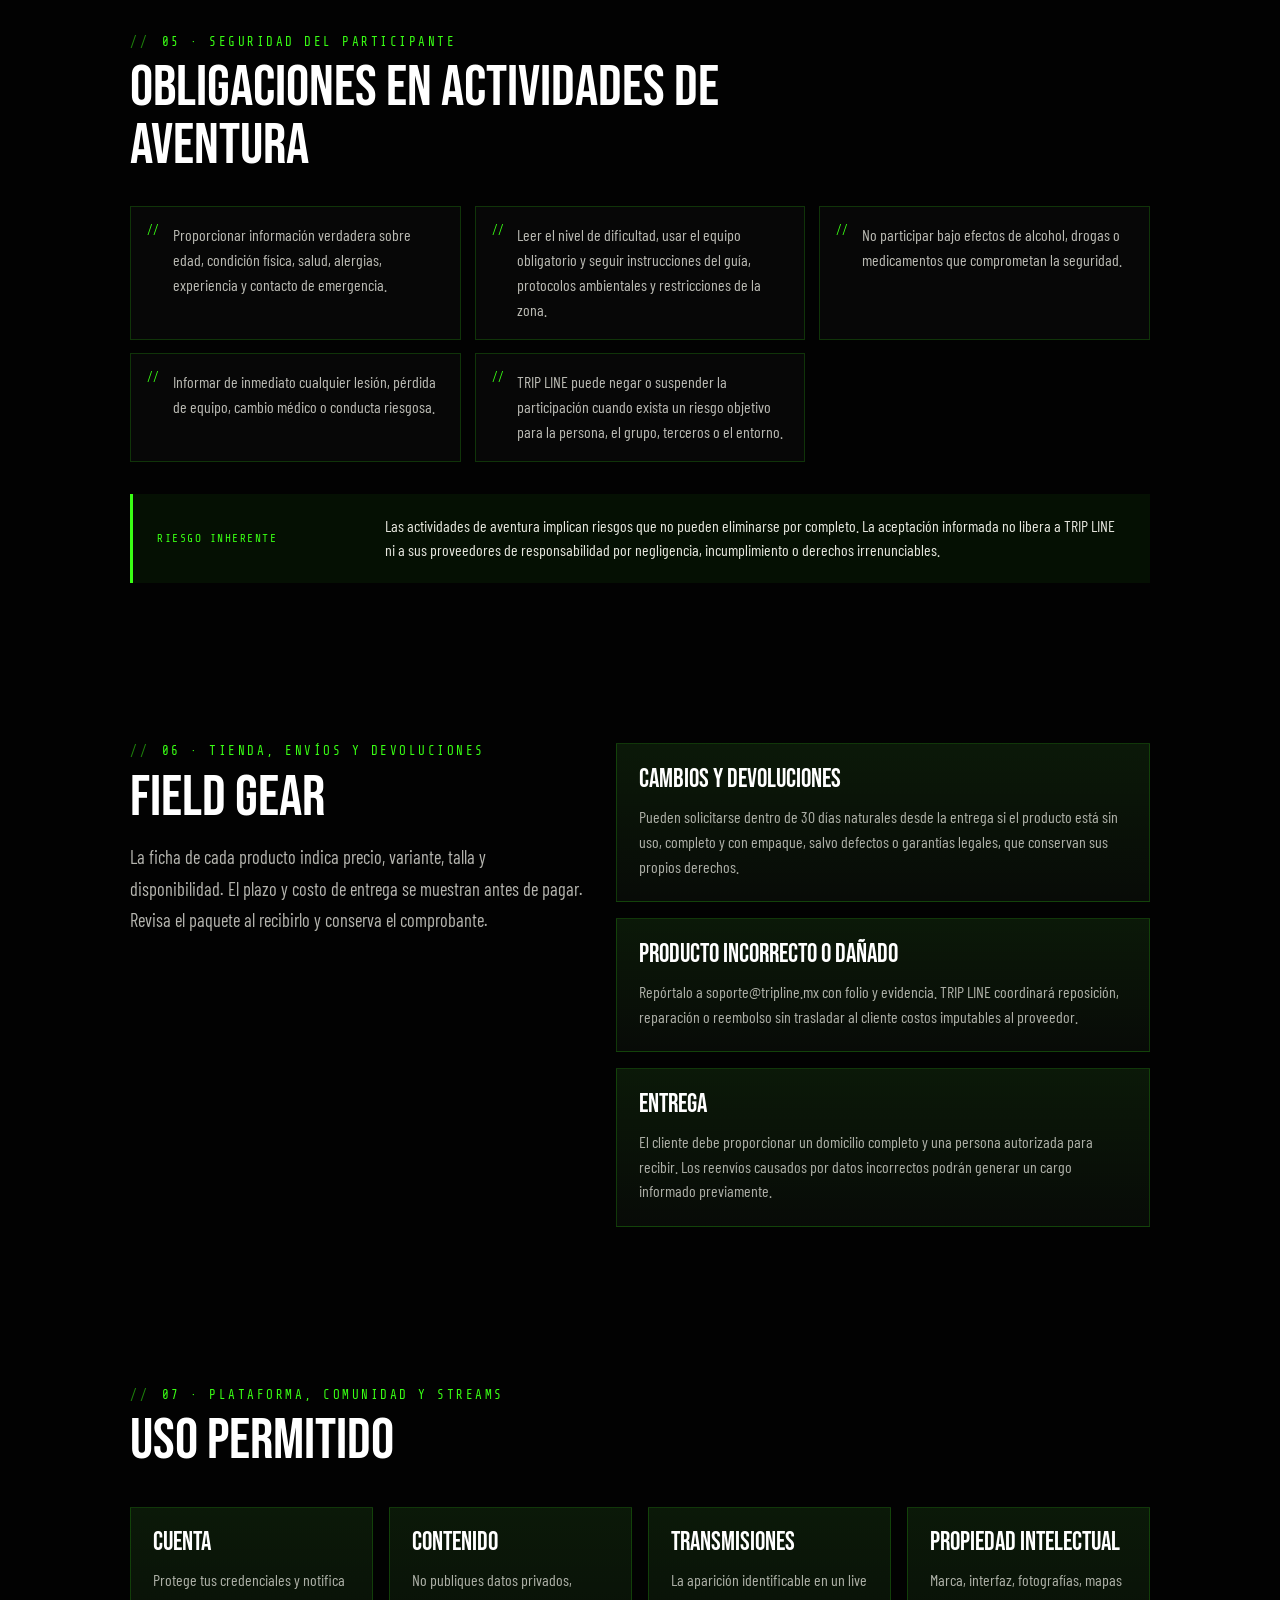
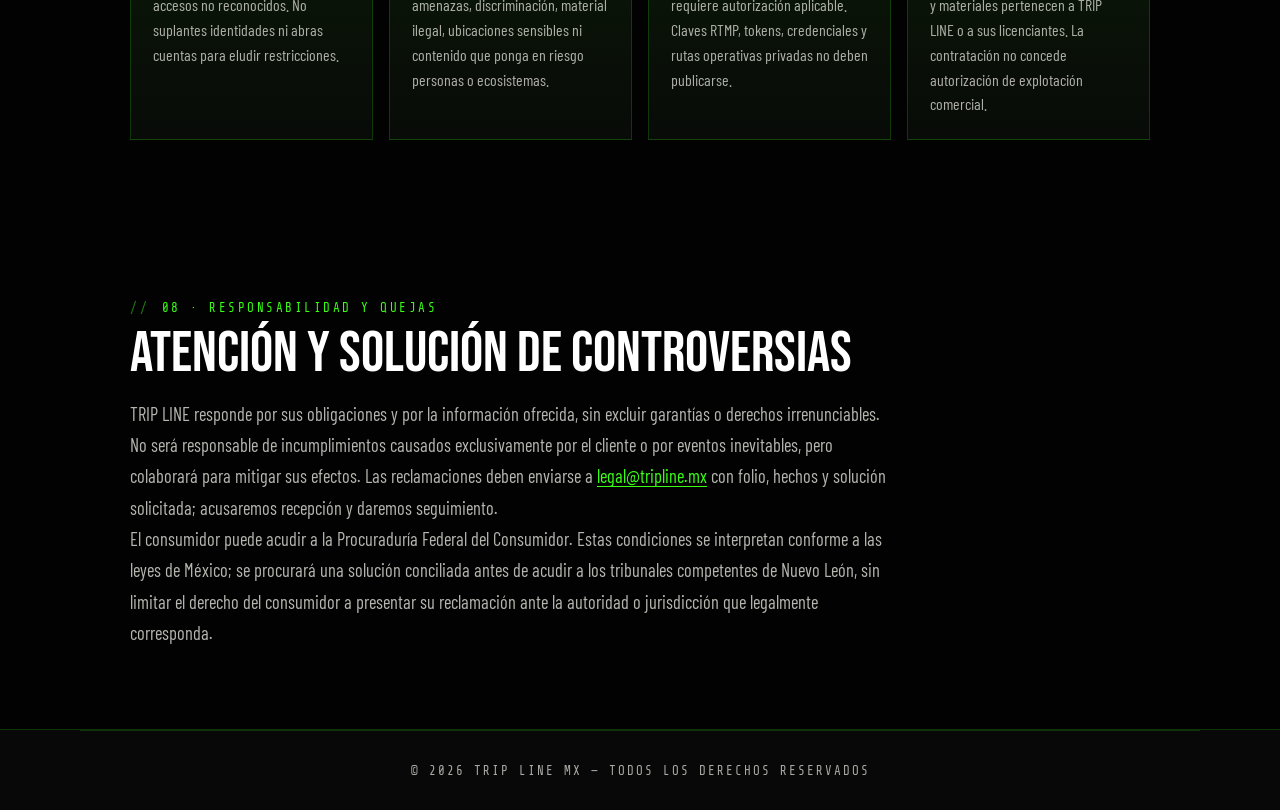
<file: condiciones-uso.html>
<!DOCTYPE html>
<html lang="es">
<head>
<meta charset="UTF-8">
<meta name="viewport" content="width=device-width, initial-scale=1.0">
<meta name="description" content="Condiciones de contratación y uso de los servicios de viaje, expedición, tienda y plataforma TRIP LINE MX.">
<title>Condiciones de uso | TRIP LINE</title>
<link rel="icon" href="data:,">
<link rel="preconnect" href="https://fonts.googleapis.com">
<link href="https://fonts.googleapis.com/css2?family=Bebas+Neue&family=Share+Tech+Mono&family=Rajdhani:wght@300;400;500;600;700&family=Barlow+Condensed:wght@300;400;700;900&display=swap" rel="stylesheet">
<link rel="stylesheet" href="css/styles.css">
</head>
<body class="policy-page">
<a class="skip-link" href="#contenido">Saltar al contenido</a>
<nav aria-label="Navegación principal">
  <a href="index.html" class="nav-logo glitch">TRIP<span>LINE</span></a>
  <ul class="nav-links">
    <li><a href="index.html#streams">STREAMS</a></li>
    <li><a href="index.html#destinos">DESTINOS</a></li>
    <li><a href="index.html#paquetes">PAQUETES</a></li>
    <li><a href="dashboard.html" data-dashboard-link>DASHBOARD</a></li>
    <li><a href="comunidad.html" data-community-link>COMUNIDAD</a></li>
    <li class="nav-more"><button class="nav-more-trigger" type="button" aria-haspopup="true">MÁS</button><div class="nav-more-menu"><a href="streams.html">ARCHIVO</a><a href="tienda.html">TIENDA</a><a href="ayuda.html">AYUDA</a><a href="admin.html">OPERACIONES</a></div></li>
  </ul>
</nav>

<main class="legal-main" id="contenido">
  <section class="legal-hero legal-hero--terms">
    <div class="hero-grid-overlay"></div>
    <div class="legal-hero__content">
      <div class="section-label">DOCUMENTO CONTRACTUAL · VERSIÓN 16/07/2026</div>
      <h1 class="legal-title">Condiciones de uso y contratación</h1>
      <p class="legal-lead">Reglas aplicables a expediciones, reservas, transmisiones, comunidad, tienda y comprobantes de TRIP LINE MX.</p>
      <div class="legal-hero-actions"><a class="btn-primary" href="#empresa">LEER CONDICIONES</a><a class="btn-ghost" href="aviso-privacidad.html">AVISO DE PRIVACIDAD</a></div>
    </div>
  </section>

  <section class="legal-section" id="empresa">
    <div class="section-label">01 · PRESTADOR DEL SERVICIO</div>
    <h2 class="legal-heading">Identidad y canales oficiales</h2>
    <div class="legal-company-box">
      <div><span>PRESTADOR</span><strong>TRIP LINE MX, S.A. de C.V.</strong></div>
      <div><span>DOMICILIO</span><strong>Av. Expedición 2026, Piso 4, Col. Cumbres del Norte, Monterrey, Nuevo León, C.P. 64610, México</strong></div>
      <div><span>ATENCIÓN</span><strong><a href="mailto:soporte@tripline.mx">soporte@tripline.mx</a> · +52 81 0000 2026</strong></div>
      <div><span>HORARIO</span><strong>Lunes a viernes, 09:00 a 18:00 h, tiempo del centro de México</strong></div>
    </div>
    <p class="legal-copy">Al utilizar la plataforma o contratar un servicio confirmas que leíste y aceptas estas condiciones, la información específica de la expedición y el aviso de privacidad. Si contratas para otra persona, declaras contar con autorización para proporcionar sus datos y aceptar las condiciones aplicables.</p>
  </section>

  <section class="legal-section">
    <div class="section-label">02 · SERVICIOS Y RESERVAS</div>
    <h2 class="legal-heading">Qué incluye cada contratación</h2>
    <div class="legal-grid">
      <article class="legal-card"><span class="legal-card__kicker">INFORMACIÓN PREVIA</span><h3>Ficha de expedición</h3><p>El destino, itinerario, duración, dificultad, precio total, impuestos, servicios incluidos y excluidos, requisitos físicos, equipo y política de cancelación se especifican antes de confirmar.</p></article>
      <article class="legal-card"><span class="legal-card__kicker">CONFIRMACIÓN</span><h3>Folio y comprobante</h3><p>La reserva queda confirmada cuando el proveedor de pago autoriza la operación y TRIP LINE emite folio, recibo y confirmación de servicios.</p></article>
      <article class="legal-card"><span class="legal-card__kicker">TERCEROS</span><h3>Operadores especializados</h3><p>Transporte, hospedaje, guías, seguros y actividades pueden ser prestados por terceros identificados en la confirmación, bajo sus reglas operativas compatibles con la oferta.</p></article>
      <article class="legal-card"><span class="legal-card__kicker">CAMBIOS</span><h3>Disponibilidad real</h3><p>Horarios e itinerarios pueden ajustarse por clima, seguridad, cierres, autoridades o fuerza mayor. Informaremos alternativas y consecuencias económicas antes de aplicarlas cuando sea posible.</p></article>
    </div>
  </section>

  <section class="legal-section legal-split">
    <div><div class="section-label">03 · PRECIO Y PAGO</div><h2 class="legal-heading">Cobro claro y comprobable</h2><p class="legal-copy">Los precios se muestran en pesos mexicanos salvo indicación distinta. Antes de pagar se presenta el total, impuestos, cargos, anticipos y servicios adicionales. No deben existir cargos ocultos.</p></div>
    <div class="legal-stack">
      <article class="legal-panel"><h3>Medios de pago</h3><p>Podrán aceptarse tarjetas, monederos digitales, transferencia u otros métodos indicados en el checkout. Los pagos con tarjeta se procesan mediante un proveedor especializado; TRIP LINE no almacena PAN completo ni CVV.</p></article>
      <article class="legal-panel"><h3>Integridad del recibo</h3><p>El comprobante incluye folio, fecha, desglose, dirección de entrega cuando aplique y huella SHA-256. La huella permite detectar alteraciones; no sustituye la autorización bancaria.</p></article>
      <article class="legal-panel"><h3>Entorno demo actual</h3><p>Mientras el checkout muestre “PAGO DEMO AUTORIZADO”, no existe cargo bancario ni reserva comercial. Una compra real deberá indicar al proveedor de pago y entregar confirmación verificable.</p></article>
    </div>
  </section>

  <section class="legal-section">
    <div class="section-label">04 · CANCELACIONES Y REEMBOLSOS</div>
    <h2 class="legal-heading">Reglas antes de iniciar la expedición</h2>
    <div class="legal-table-wrap"><table class="legal-table"><thead><tr><th>Solicitud del viajero</th><th>Retención máxima de referencia</th><th>Aplicación</th></tr></thead><tbody>
      <tr><td>30 días naturales o más antes</td><td>10% del precio del servicio</td><td>Más costos no recuperables claramente informados y comprobables.</td></tr>
      <tr><td>Entre 15 y 29 días</td><td>30% del precio del servicio</td><td>Sujeto a condiciones específicas visibles antes de pagar.</td></tr>
      <tr><td>Entre 7 y 14 días</td><td>60% del precio del servicio</td><td>Puede ofrecerse cambio de fecha o sustitución de participante.</td></tr>
      <tr><td>Menos de 7 días o no presentarse</td><td>Hasta 100%</td><td>Excepto derechos obligatorios o causas acreditadas previstas en la oferta.</td></tr>
    </tbody></table></div>
    <p class="legal-copy">Si TRIP LINE cancela sin causa atribuible al viajero, ofrecerá reprogramación equivalente o reembolso de las cantidades pagadas conforme a la legislación aplicable. En fuerza mayor se propondrán alternativas y se descontarán únicamente costos efectivamente causados, no recuperables y demostrables. La política específica de una expedición prevalecerá solo si fue informada antes del pago y ofrece al menos los derechos mínimos legales.</p>
  </section>

  <section class="legal-section">
    <div class="section-label">05 · SEGURIDAD DEL PARTICIPANTE</div>
    <h2 class="legal-heading">Obligaciones en actividades de aventura</h2>
    <ul class="legal-checklist">
      <li>Proporcionar información verdadera sobre edad, condición física, salud, alergias, experiencia y contacto de emergencia.</li>
      <li>Leer el nivel de dificultad, usar el equipo obligatorio y seguir instrucciones del guía, protocolos ambientales y restricciones de la zona.</li>
      <li>No participar bajo efectos de alcohol, drogas o medicamentos que comprometan la seguridad.</li>
      <li>Informar de inmediato cualquier lesión, pérdida de equipo, cambio médico o conducta riesgosa.</li>
      <li>TRIP LINE puede negar o suspender la participación cuando exista un riesgo objetivo para la persona, el grupo, terceros o el entorno.</li>
    </ul>
    <div class="legal-notice"><strong>RIESGO INHERENTE</strong><span>Las actividades de aventura implican riesgos que no pueden eliminarse por completo. La aceptación informada no libera a TRIP LINE ni a sus proveedores de responsabilidad por negligencia, incumplimiento o derechos irrenunciables.</span></div>
  </section>

  <section class="legal-section legal-split">
    <div><div class="section-label">06 · TIENDA, ENVÍOS Y DEVOLUCIONES</div><h2 class="legal-heading">Field Gear</h2><p class="legal-copy">La ficha de cada producto indica precio, variante, talla y disponibilidad. El plazo y costo de entrega se muestran antes de pagar. Revisa el paquete al recibirlo y conserva el comprobante.</p></div>
    <div class="legal-stack">
      <article class="legal-panel"><h3>Cambios y devoluciones</h3><p>Pueden solicitarse dentro de 30 días naturales desde la entrega si el producto está sin uso, completo y con empaque, salvo defectos o garantías legales, que conservan sus propios derechos.</p></article>
      <article class="legal-panel"><h3>Producto incorrecto o dañado</h3><p>Repórtalo a soporte@tripline.mx con folio y evidencia. TRIP LINE coordinará reposición, reparación o reembolso sin trasladar al cliente costos imputables al proveedor.</p></article>
      <article class="legal-panel"><h3>Entrega</h3><p>El cliente debe proporcionar un domicilio completo y una persona autorizada para recibir. Los reenvíos causados por datos incorrectos podrán generar un cargo informado previamente.</p></article>
    </div>
  </section>

  <section class="legal-section">
    <div class="section-label">07 · PLATAFORMA, COMUNIDAD Y STREAMS</div>
    <h2 class="legal-heading">Uso permitido</h2>
    <div class="legal-grid">
      <article class="legal-card"><h3>Cuenta</h3><p>Protege tus credenciales y notifica accesos no reconocidos. No suplantes identidades ni abras cuentas para eludir restricciones.</p></article>
      <article class="legal-card"><h3>Contenido</h3><p>No publiques datos privados, amenazas, discriminación, material ilegal, ubicaciones sensibles ni contenido que ponga en riesgo personas o ecosistemas.</p></article>
      <article class="legal-card"><h3>Transmisiones</h3><p>La aparición identificable en un live requiere autorización aplicable. Claves RTMP, tokens, credenciales y rutas operativas privadas no deben publicarse.</p></article>
      <article class="legal-card"><h3>Propiedad intelectual</h3><p>Marca, interfaz, fotografías, mapas y materiales pertenecen a TRIP LINE o a sus licenciantes. La contratación no concede autorización de explotación comercial.</p></article>
    </div>
  </section>

  <section class="legal-section">
    <div class="section-label">08 · RESPONSABILIDAD Y QUEJAS</div>
    <h2 class="legal-heading">Atención y solución de controversias</h2>
    <p class="legal-copy">TRIP LINE responde por sus obligaciones y por la información ofrecida, sin excluir garantías o derechos irrenunciables. No será responsable de incumplimientos causados exclusivamente por el cliente o por eventos inevitables, pero colaborará para mitigar sus efectos. Las reclamaciones deben enviarse a <a href="mailto:legal@tripline.mx">legal@tripline.mx</a> con folio, hechos y solución solicitada; acusaremos recepción y daremos seguimiento.</p>
    <p class="legal-copy">El consumidor puede acudir a la Procuraduría Federal del Consumidor. Estas condiciones se interpretan conforme a las leyes de México; se procurará una solución conciliada antes de acudir a los tribunales competentes de Nuevo León, sin limitar el derecho del consumidor a presentar su reclamación ante la autoridad o jurisdicción que legalmente corresponda.</p>
  </section>
</main>
<footer><div class="footer-bottom"><span>© 2026 TRIP LINE MX — TODOS LOS DERECHOS RESERVADOS</span></div></footer>
<script src="js/demo-auth.js"></script>
</body>
</html>
</file>
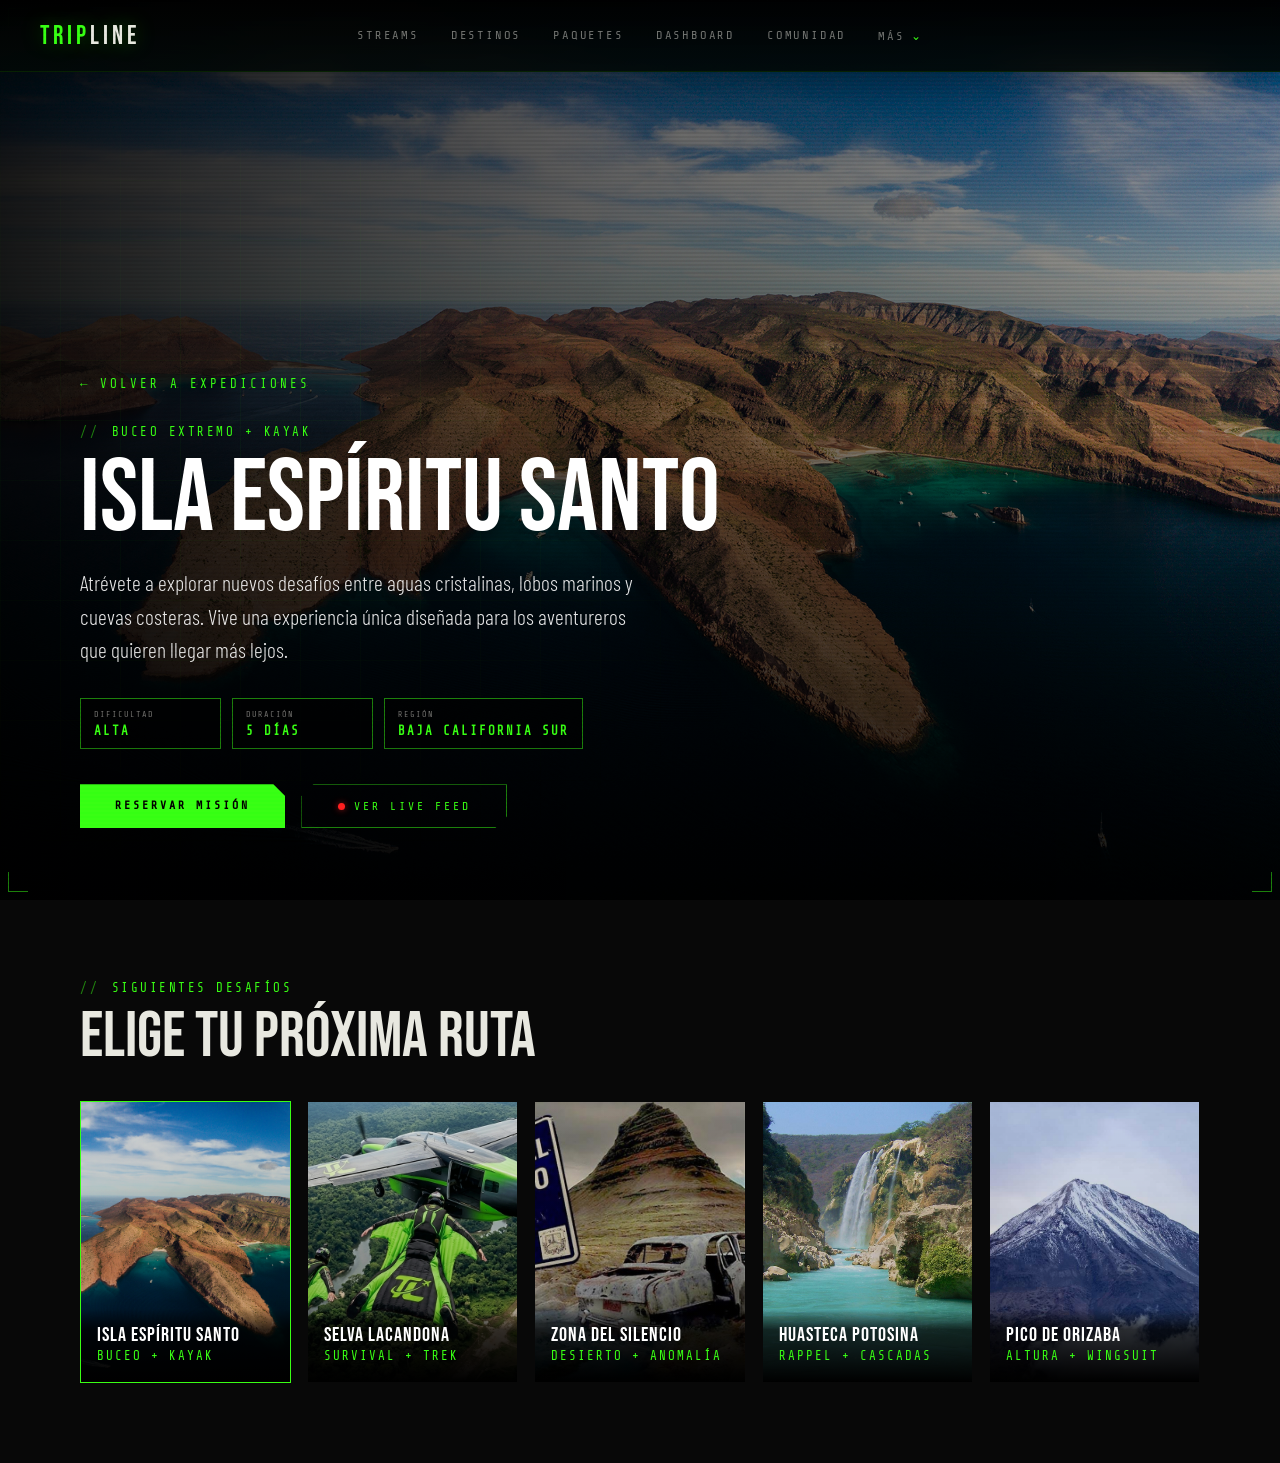
<file: destinos.html>
<!DOCTYPE html>
<html lang="es">
<head>
<meta charset="UTF-8">
<meta name="viewport" content="width=device-width, initial-scale=1.0">
<title>Destinos | TRIP LINE</title>
<link rel="icon" href="data:,">
<link rel="preconnect" href="https://fonts.googleapis.com">
<link href="https://fonts.googleapis.com/css2?family=Bebas+Neue&family=Share+Tech+Mono&family=Rajdhani:wght@300;400;500;600;700&family=Barlow+Condensed:wght@300;400;700;900&display=swap" rel="stylesheet">
<link rel="stylesheet" href="css/styles.css">
</head>
<body class="destination-page">
<nav aria-label="Navegación principal">
  <a href="index.html" class="nav-logo glitch">TRIP<span>LINE</span></a>
  <ul class="nav-links">
    <li><a href="index.html#streams">STREAMS</a></li>
    <li><a href="index.html#destinos">DESTINOS</a></li>
    <li><a href="index.html#paquetes">PAQUETES</a></li>
    <li><a href="dashboard.html" data-dashboard-link>DASHBOARD</a></li>
    <li><a href="comunidad.html" data-community-link>COMUNIDAD</a></li>
    <li class="nav-more"><button class="nav-more-trigger" type="button" aria-haspopup="true">MÁS</button><div class="nav-more-menu"><a href="streams.html">ARCHIVO</a><a href="tienda.html">TIENDA</a><a href="ayuda.html">AYUDA</a><a href="admin.html">OPERACIONES</a></div></li>
  </ul>
</nav>

<main>
  <section class="destination-hero" id="destinationHero">
    <div class="destination-hero__image" id="destinationImage"></div>
    <div class="destination-hero__veil"></div>
    <div class="hero-grid-overlay"></div>
    <div class="destination-hero__content">
      <a class="destination-back" href="index.html#destinos">← VOLVER A EXPEDICIONES</a>
      <div class="section-label" id="destinationType">BUCEO EXTREMO + KAYAK</div>
      <h1 class="destination-name" id="destinationName">ISLA ESPÍRITU SANTO</h1>
      <p class="destination-lead" id="destinationLead"></p>
      <div class="destination-facts">
        <div class="destination-fact"><span>DIFICULTAD</span><strong id="destinationDifficulty"></strong></div>
        <div class="destination-fact"><span>DURACIÓN</span><strong id="destinationDuration"></strong></div>
        <div class="destination-fact"><span>REGIÓN</span><strong id="destinationRegion"></strong></div>
      </div>
      <div class="destination-actions">
        <a href="reserva.html" id="destinationBookingLink" class="btn-primary">RESERVAR MISIÓN</a>
        <a href="index.html#streams" class="btn-ghost"><span class="live-dot"></span>VER LIVE FEED</a>
      </div>
    </div>
    <div class="hud-corner tl"></div>
    <div class="hud-corner tr"></div>
    <div class="hud-corner bl"></div>
    <div class="hud-corner br"></div>
  </section>

  <section class="destination-catalog">
    <div class="section-label">SIGUIENTES DESAFÍOS</div>
    <h2 class="destination-catalog__title">ELIGE TU PRÓXIMA RUTA</h2>
    <div class="destination-options">
      <a class="destination-option" data-destination="espiritu-santo" href="destinos.html?destino=espiritu-santo">
        <div class="destination-option__media destino-bg--espiritu"></div>
        <div class="destination-option__body"><strong>ISLA ESPÍRITU SANTO</strong><span>BUCEO + KAYAK</span></div>
      </a>
      <a class="destination-option" data-destination="selva-lacandona" href="destinos.html?destino=selva-lacandona">
        <div class="destination-option__media destino-bg--lacandona"></div>
        <div class="destination-option__body"><strong>SELVA LACANDONA</strong><span>SURVIVAL + TREK</span></div>
      </a>
      <a class="destination-option" data-destination="zona-silencio" href="destinos.html?destino=zona-silencio">
        <div class="destination-option__media destino-bg--silencio"></div>
        <div class="destination-option__body"><strong>ZONA DEL SILENCIO</strong><span>DESIERTO + ANOMALÍA</span></div>
      </a>
      <a class="destination-option" data-destination="huasteca-potosina" href="destinos.html?destino=huasteca-potosina">
        <div class="destination-option__media destino-bg--huasteca"></div>
        <div class="destination-option__body"><strong>HUASTECA POTOSINA</strong><span>RAPPEL + CASCADAS</span></div>
      </a>
      <a class="destination-option" data-destination="pico-orizaba" href="destinos.html?destino=pico-orizaba">
        <div class="destination-option__media destino-bg--orizaba"></div>
        <div class="destination-option__body"><strong>PICO DE ORIZABA</strong><span>ALTURA + WINGSUIT</span></div>
      </a>
    </div>
  </section>
</main>

<script src="js/demo-auth.js" defer></script>
<script src="js/live-presence.js" defer></script>
<script src="js/destinos.js" defer></script>
</body>
</html>
</file>
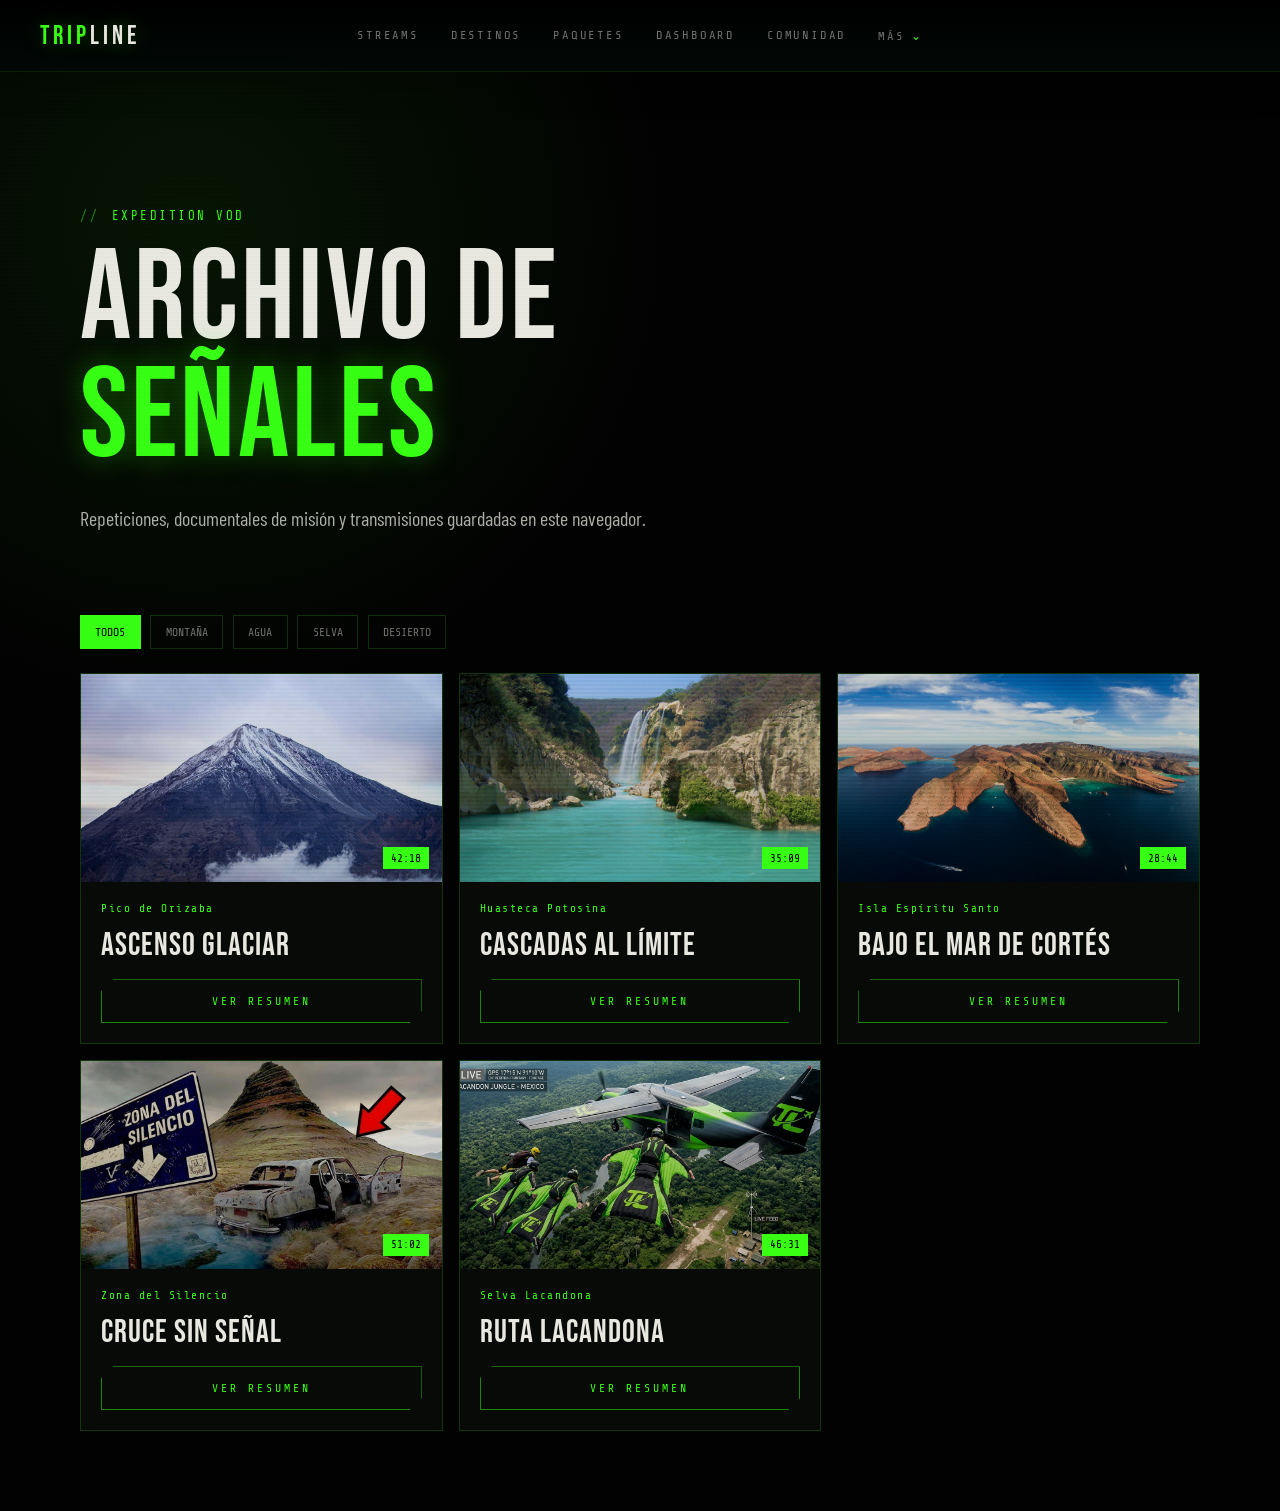
<file: streams.html>
<!DOCTYPE html><html lang="es"><head><meta charset="UTF-8"><meta name="viewport" content="width=device-width,initial-scale=1"><meta name="description" content="Archivo de transmisiones y expediciones TRIP LINE."><title>Archivo de streams | TRIP LINE</title>
<link rel="icon" href="data:,"><link rel="preconnect" href="https://fonts.googleapis.com"><link href="https://fonts.googleapis.com/css2?family=Bebas+Neue&family=Share+Tech+Mono&family=Rajdhani:wght@400;500;600;700&family=Barlow+Condensed:wght@300;400;700;900&display=swap" rel="stylesheet"><link rel="stylesheet" href="css/styles.css"></head>
<body class="content-page"><a class="skip-link" href="#contenido">Saltar al contenido</a><nav aria-label="Navegación principal">
  <a href="index.html" class="nav-logo glitch">TRIP<span>LINE</span></a>
  <ul class="nav-links">
    <li><a href="index.html#streams">STREAMS</a></li>
    <li><a href="index.html#destinos">DESTINOS</a></li>
    <li><a href="index.html#paquetes">PAQUETES</a></li>
    <li><a href="dashboard.html" data-dashboard-link>DASHBOARD</a></li>
    <li><a href="comunidad.html" data-community-link>COMUNIDAD</a></li>
    <li class="nav-more"><button class="nav-more-trigger" type="button" aria-haspopup="true">MÁS</button><div class="nav-more-menu"><a href="streams.html">ARCHIVO</a><a href="tienda.html">TIENDA</a><a href="ayuda.html">AYUDA</a><a href="admin.html">OPERACIONES</a></div></li>
  </ul>
</nav>
<main id="contenido" class="content-shell"><header class="content-hero"><div class="section-label">EXPEDITION VOD</div><h1>ARCHIVO DE<br><span>SEÑALES</span></h1><p>Repeticiones, documentales de misión y transmisiones guardadas en este navegador.</p></header><section class="filter-bar" aria-label="Filtros"><button class="filter-chip is-active" data-filter="all">TODOS</button><button class="filter-chip" data-filter="montaña">MONTAÑA</button><button class="filter-chip" data-filter="agua">AGUA</button><button class="filter-chip" data-filter="selva">SELVA</button><button class="filter-chip" data-filter="desierto">DESIERTO</button></section><section class="archive-grid" id="archiveGrid" aria-live="polite"></section></main><script src="js/live-presence.js"></script><script src="js/streams.js"></script></body></html>
</file>
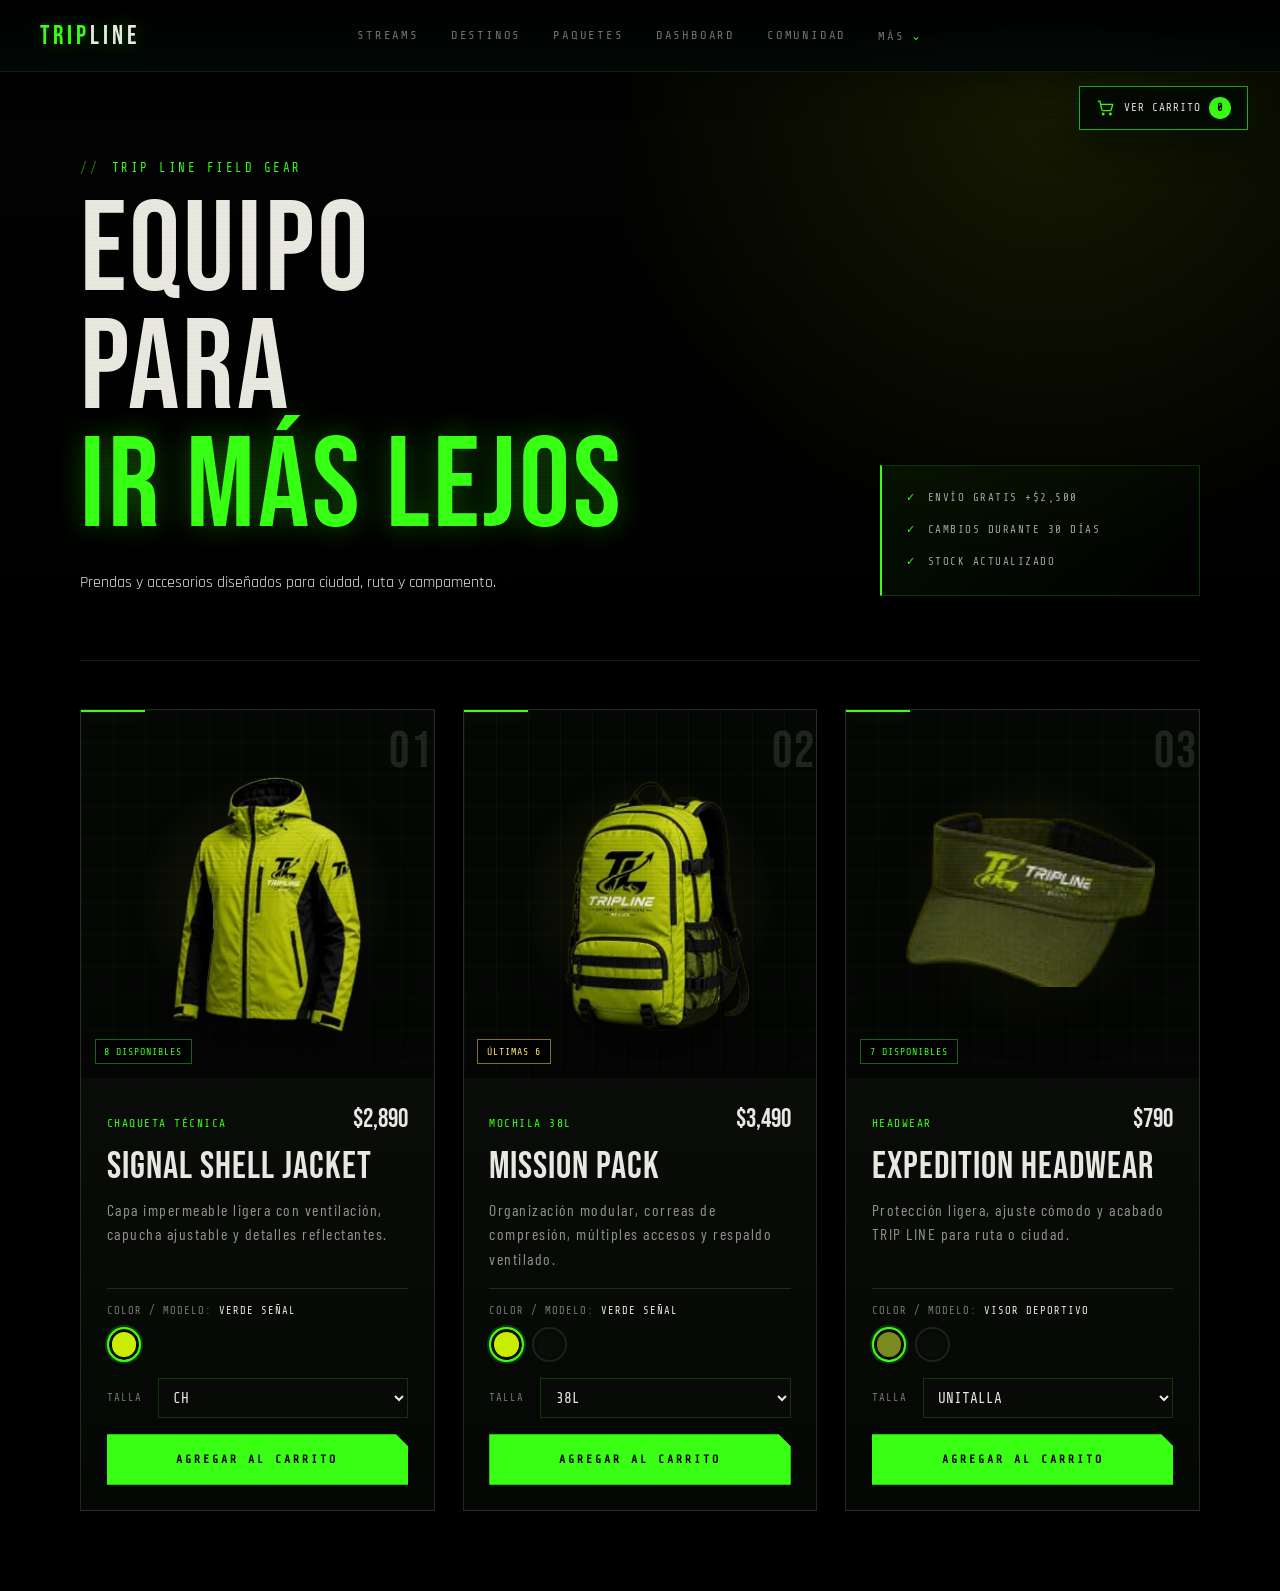
<file: tienda.html>
<!DOCTYPE html><html lang="es"><head><meta charset="UTF-8"><meta name="viewport" content="width=device-width,initial-scale=1"><meta name="description" content="Equipamiento técnico y accesorios TRIP LINE."><title>Tienda | TRIP LINE</title>
<link rel="icon" href="data:,"><link rel="preconnect" href="https://fonts.googleapis.com"><link href="https://fonts.googleapis.com/css2?family=Bebas+Neue&family=Share+Tech+Mono&family=Rajdhani:wght@400;500;600;700&family=Barlow+Condensed:wght@300;400;700;900&display=swap" rel="stylesheet"><link rel="stylesheet" href="css/styles.css"></head>
<body class="content-page shop-page"><a class="skip-link" href="#contenido">Saltar al contenido</a><nav aria-label="Navegación principal">
  <a href="index.html" class="nav-logo glitch">TRIP<span>LINE</span></a>
  <ul class="nav-links">
    <li><a href="index.html#streams">STREAMS</a></li>
    <li><a href="index.html#destinos">DESTINOS</a></li>
    <li><a href="index.html#paquetes">PAQUETES</a></li>
    <li><a href="dashboard.html" data-dashboard-link>DASHBOARD</a></li>
    <li><a href="comunidad.html" data-community-link>COMUNIDAD</a></li>
    <li class="nav-more"><button class="nav-more-trigger" type="button" aria-haspopup="true">MÁS</button><div class="nav-more-menu"><a href="streams.html">ARCHIVO</a><a href="tienda.html">TIENDA</a><a href="ayuda.html">AYUDA</a><a href="admin.html">OPERACIONES</a></div></li>
  </ul>
</nav>
<button class="cart-trigger cart-floating" id="cartButton" type="button" aria-label="Abrir carrito" aria-controls="cartPanel" aria-expanded="false"><svg viewBox="0 0 24 24" aria-hidden="true"><path d="M3 4h2l2.2 10.2a2 2 0 0 0 2 1.6h7.9a2 2 0 0 0 1.9-1.4L21 8H7M10 20a1 1 0 1 1-2 0 1 1 0 0 1 2 0Zm9 0a1 1 0 1 1-2 0 1 1 0 0 1 2 0Z"/></svg><span>VER CARRITO</span><strong id="cartCount">0</strong></button>
<div class="cart-backdrop" id="cartBackdrop" hidden></div>
<main id="contenido" class="content-shell"><header class="content-hero shop-hero"><div><div class="section-label">TRIP LINE FIELD GEAR</div><h1>EQUIPO PARA<br><span>IR MÁS LEJOS</span></h1><p>Prendas y accesorios diseñados para ciudad, ruta y campamento.</p></div><div class="shop-assurance"><span>ENVÍO GRATIS +$2,500</span><span>CAMBIOS DURANTE 30 DÍAS</span><span>STOCK ACTUALIZADO</span></div></header><section class="shop-grid" id="shopGrid" aria-live="polite"></section>
<aside class="cart-panel" id="cartPanel" hidden role="dialog" aria-modal="true" aria-labelledby="cartTitle" tabindex="-1"><header class="cart-header"><div><div class="section-label">TU EQUIPO</div><h2 id="cartTitle">CARRITO</h2></div><button id="closeCart" class="icon-close" aria-label="Cerrar carrito">×</button></header><div id="cartItems" class="cart-items"></div><div class="cart-totals"><div><span>Subtotal</span><strong id="cartSubtotal"></strong></div><div><span>Envío</span><strong id="cartShipping"></strong></div><div class="cart-total"><span>Total</span><strong id="cartTotal"></strong></div><small>Impuestos incluidos. Envío calculado según el total.</small></div><button class="btn-primary cart-checkout" id="demoOrder" type="button">FINALIZAR COMPRA</button><p id="cartStatus" class="form-status" aria-live="polite"></p><div class="cart-security">PAGO PROTEGIDO · DATOS CIFRADOS · DEVOLUCIÓN EN 30 DÍAS</div></aside></main><script src="js/demo-auth.js"></script><script src="js/tienda.js"></script></body></html>
</file>
<file: css/styles.css>
:root {
  --neon: #39FF14;
  --neon-dim: #1a7a08;
  --neon-glow: rgba(57,255,20,0.35);
  --red-live: #FF2020;
  --red-glow: rgba(255,32,32,0.6);
  --black: #020202;
  --dark: #080808;
  --dark2: #0d0d0d;
  --glass: rgba(10,10,10,0.75);
  --glass2: rgba(57,255,20,0.04);
  --border: rgba(57,255,20,0.18);
  --border-bright: rgba(57,255,20,0.5);
  --text: #e8e8e0;
  --text-dim: rgba(232,232,224,0.5);
  --font-hud: 'Share Tech Mono', monospace;
  --font-display: 'Bebas Neue', sans-serif;
  --font-body: 'Rajdhani', sans-serif;
  --font-cond: 'Barlow Condensed', sans-serif;
}

*, *::before, *::after { margin: 0; padding: 0; box-sizing: border-box; }

html { scroll-behavior: smooth; }

body {
  background: var(--black);
  color: var(--text);
  font-family: var(--font-body);
  overflow-x: hidden;
  cursor: crosshair;
}

/* ── SCANLINES OVERLAY ─────────────────────── */
body::before {
  content: '';
  position: fixed;
  inset: 0;
  background: repeating-linear-gradient(
    0deg,
    transparent,
    transparent 2px,
    rgba(0,0,0,0.08) 2px,
    rgba(0,0,0,0.08) 4px
  );
  pointer-events: none;
  z-index: 9999;
  mix-blend-mode: overlay;
}

/* ── CUSTOM CURSOR ─────────────────────────── */
.cursor-ring {
  position: fixed;
  width: 32px; height: 32px;
  border: 1px solid var(--neon);
  border-radius: 50%;
  pointer-events: none;
  z-index: 99999;
  transform: translate(-50%,-50%);
  transition: width .15s, height .15s, border-color .15s;
  mix-blend-mode: difference;
}
.cursor-dot {
  position: fixed;
  width: 4px; height: 4px;
  background: var(--neon);
  border-radius: 50%;
  pointer-events: none;
  z-index: 99999;
  transform: translate(-50%,-50%);
}

/* ── NAVBAR ────────────────────────────────── */
nav {
  position: fixed;
  top: 0; left: 0; right: 0;
  z-index: 1000;
  display: flex;
  align-items: center;
  justify-content: space-between;
  padding: 1rem 2.5rem;
  background: linear-gradient(180deg, rgba(0,0,0,0.92) 0%, transparent 100%);
  backdrop-filter: blur(12px);
  border-bottom: 1px solid rgba(57,255,20,0.06);
}

.nav-logo {
  font-family: var(--font-display);
  font-size: 1.6rem;
  letter-spacing: 4px;
  color: var(--neon);
  text-shadow: 0 0 20px var(--neon-glow), 0 0 60px rgba(57,255,20,0.15);
  text-decoration: none;
  position: relative;
}
.nav-logo span { color: var(--text); }

.nav-links {
  display: flex;
  gap: 2rem;
  list-style: none;
}
.nav-links a {
  font-family: var(--font-hud);
  font-size: .7rem;
  letter-spacing: 3px;
  color: var(--text-dim);
  text-decoration: none;
  text-transform: uppercase;
  transition: color .2s, text-shadow .2s;
  position: relative;
}
.nav-links a::after {
  content: '';
  position: absolute;
  bottom: -4px; left: 0;
  width: 0; height: 1px;
  background: var(--neon);
  transition: width .3s;
}
.nav-links a:hover { color: var(--neon); text-shadow: 0 0 10px var(--neon-glow); }
.nav-links a:hover::after { width: 100%; }

.nav-live-badge {
  display: flex;
  align-items: center;
  gap: .5rem;
  font-family: var(--font-hud);
  font-size: .65rem;
  letter-spacing: 2px;
  color: var(--red-live);
  border: 1px solid var(--red-live);
  padding: .3rem .8rem;
  border-radius: 2px;
  cursor: pointer;
  text-decoration: none;
}
.nav-live-badge::before {
  content: '';
  width: 6px; height: 6px;
  background: var(--red-live);
  border-radius: 50%;
  animation: pulse-red 1s ease-in-out infinite;
  box-shadow: 0 0 8px var(--red-glow);
}
@keyframes pulse-red {
  0%,100% { opacity: 1; transform: scale(1); }
  50% { opacity: .4; transform: scale(.8); }
}

/* ── HERO ──────────────────────────────────── */
#hero {
  position: relative;
  min-height: 100svh;
  display: flex;
  align-items: center;
  overflow: hidden;
  padding-top: 5rem;
}

.hero-bg {
  position: absolute;
  inset: 0;
  background:
    radial-gradient(ellipse 80% 60% at 50% 40%, rgba(57,255,20,0.06) 0%, transparent 65%),
    radial-gradient(ellipse 60% 80% at 80% 60%, rgba(57,255,20,0.03) 0%, transparent 60%),
    linear-gradient(180deg, #000 0%, #030a02 40%, #000 100%);
  z-index: 0;
}

/* Wingsuit silhouette as BG */
.hero-wingsuit {
  position: absolute;
  right: -2%;
  top: 50%;
  transform: translateY(-50%);
  width: 55%;
  max-width: 700px;
  opacity: 0.18;
  filter: brightness(0) invert(1) drop-shadow(0 0 60px var(--neon));
  z-index: 1;
  animation: float-hero 8s ease-in-out infinite;
}
.hero-wingsuit-green {
  position: absolute;
  right: -2%;
  top: 50%;
  transform: translateY(-50%);
  width: 55%;
  max-width: 700px;
  opacity: 0.55;
  filter: drop-shadow(0 0 40px rgba(57,255,20,0.4)) drop-shadow(0 0 80px rgba(57,255,20,0.15)) saturate(1.5);
  z-index: 2;
  animation: float-hero 8s ease-in-out infinite;
  mix-blend-mode: screen;
}

@keyframes float-hero {
  0%,100% { transform: translateY(-50%) rotate(-1deg); }
  50% { transform: translateY(-52%) rotate(1deg); }
}

.hero-grid-overlay {
  position: absolute;
  inset: 0;
  background-image:
    linear-gradient(rgba(57,255,20,0.04) 1px, transparent 1px),
    linear-gradient(90deg, rgba(57,255,20,0.04) 1px, transparent 1px);
  background-size: 60px 60px;
  z-index: 1;
  mask-image: radial-gradient(ellipse 70% 70% at 20% 50%, black 0%, transparent 70%);
}

.hero-content {
  position: relative;
  z-index: 5;
  padding: 0 5rem;
  max-width: 55%;
}

.hero-eyebrow {
  font-family: var(--font-hud);
  font-size: .65rem;
  letter-spacing: 5px;
  color: var(--neon);
  text-transform: uppercase;
  margin-bottom: 1.2rem;
  display: flex;
  align-items: center;
  gap: 1rem;
  opacity: 0;
  animation: fade-up .8s .3s forwards;
}
.hero-eyebrow::before {
  content: '▸';
  animation: blink-cursor 1s step-end infinite;
}
@keyframes blink-cursor { 0%,100% { opacity: 1; } 50% { opacity: 0; } }

.hero-title {
  font-family: var(--font-display);
  font-size: clamp(5rem, 10vw, 9rem);
  line-height: .92;
  letter-spacing: 2px;
  color: #fff;
  text-shadow: 0 0 80px rgba(57,255,20,0.1);
  margin-bottom: 1.5rem;
  opacity: 0;
  animation: fade-up .8s .5s forwards;
}
.hero-title .accent { color: var(--neon); display: block; text-shadow: 0 0 40px var(--neon-glow), 0 0 100px rgba(57,255,20,0.2); }

.hero-sub {
  font-family: var(--font-cond);
  font-size: 1.1rem;
  font-weight: 300;
  letter-spacing: 1px;
  color: var(--text-dim);
  line-height: 1.6;
  margin-bottom: 2.5rem;
  max-width: 420px;
  opacity: 0;
  animation: fade-up .8s .7s forwards;
}

.hero-ctas {
  display: flex;
  gap: 1rem;
  flex-wrap: wrap;
  opacity: 0;
  animation: fade-up .8s .9s forwards;
}

@keyframes fade-up {
  from { opacity: 0; transform: translateY(24px); }
  to { opacity: 1; transform: translateY(0); }
}

.btn-primary {
  font-family: var(--font-hud);
  font-size: .72rem;
  letter-spacing: 3px;
  text-transform: uppercase;
  text-decoration: none;
  padding: .9rem 2.2rem;
  background: var(--neon);
  color: #000;
  border: none;
  cursor: pointer;
  clip-path: polygon(0 0, calc(100% - 12px) 0, 100% 12px, 100% 100%, 0 100%);
  transition: background .2s, box-shadow .2s, transform .15s;
  font-weight: 700;
}
.btn-primary:hover {
  background: #fff;
  box-shadow: 0 0 30px var(--neon-glow);
  transform: translateY(-2px);
}

.btn-ghost {
  font-family: var(--font-hud);
  font-size: .72rem;
  letter-spacing: 3px;
  text-transform: uppercase;
  text-decoration: none;
  padding: .9rem 2.2rem;
  background: transparent;
  color: var(--neon);
  border: 1px solid var(--border-bright);
  cursor: pointer;
  clip-path: polygon(12px 0, 100% 0, 100% calc(100% - 12px), calc(100% - 12px) 100%, 0 100%, 0 12px);
  transition: background .2s, box-shadow .2s, transform .15s, color .2s;
  display: flex;
  align-items: center;
  gap: .6rem;
}
.btn-ghost:hover {
  background: var(--glass2);
  box-shadow: 0 0 20px var(--neon-glow), inset 0 0 20px var(--neon-glow);
  transform: translateY(-2px);
}
.btn-ghost .live-dot {
  width: 7px; height: 7px;
  background: var(--red-live);
  border-radius: 50%;
  animation: pulse-red 1s ease-in-out infinite;
  box-shadow: 0 0 6px var(--red-glow);
}

/* HUD corners */
.hud-corner {
  position: absolute;
  width: 20px; height: 20px;
  border-color: var(--neon);
  border-style: solid;
  opacity: .5;
}
.hud-corner.tl { top: 8px; left: 8px; border-width: 1px 0 0 1px; }
.hud-corner.tr { top: 8px; right: 8px; border-width: 1px 1px 0 0; }
.hud-corner.bl { bottom: 8px; left: 8px; border-width: 0 0 1px 1px; }
.hud-corner.br { bottom: 8px; right: 8px; border-width: 0 1px 1px 0; }

.hero-hud-data {
  position: absolute;
  bottom: 2.5rem;
  left: 5rem;
  display: flex;
  gap: 2.5rem;
  z-index: 5;
  opacity: 0;
  animation: fade-up .8s 1.2s forwards;
}
.hud-stat {
  font-family: var(--font-hud);
  font-size: .6rem;
  color: var(--text-dim);
  letter-spacing: 2px;
}
.hud-stat strong {
  display: block;
  font-size: .85rem;
  color: var(--neon);
  letter-spacing: 1px;
  font-weight: 400;
}

.hero-scroll-indicator {
  position: absolute;
  bottom: 2.5rem;
  right: 5rem;
  z-index: 5;
  display: flex;
  flex-direction: column;
  align-items: center;
  gap: .5rem;
  font-family: var(--font-hud);
  font-size: .55rem;
  color: var(--text-dim);
  letter-spacing: 3px;
  writing-mode: vertical-rl;
}
.scroll-line {
  width: 1px;
  height: 60px;
  background: linear-gradient(180deg, var(--neon) 0%, transparent 100%);
  animation: scroll-pulse 2s ease-in-out infinite;
}
@keyframes scroll-pulse {
  0%,100% { opacity: .3; transform: scaleY(1); }
  50% { opacity: 1; transform: scaleY(1.2); }
}

/* ── SECTION BASE ──────────────────────────── */
section { position: relative; }

.section-label {
  font-family: var(--font-hud);
  font-size: .6rem;
  letter-spacing: 5px;
  color: var(--neon);
  text-transform: uppercase;
  margin-bottom: .5rem;
  display: flex;
  align-items: center;
  gap: .8rem;
}
.section-label::before { content: '//'; opacity: .5; }

.section-title {
  font-family: var(--font-display);
  font-size: clamp(2.5rem, 5vw, 4.5rem);
  letter-spacing: 2px;
  line-height: 1;
  color: #fff;
  margin-bottom: 1rem;
}

.section-divider {
  width: 100%;
  height: 1px;
  background: linear-gradient(90deg, var(--neon) 0%, rgba(57,255,20,0.1) 40%, transparent 100%);
  margin: 0;
}

/* ── LIVE STREAMS ──────────────────────────── */
#streams {
  padding: 7rem 5rem;
  background: var(--dark);
}

.streams-header {
  display: flex;
  align-items: flex-end;
  justify-content: space-between;
  margin-bottom: 3rem;
}

.stream-grid {
  display: grid;
  grid-template-columns: 2fr 1fr;
  gap: 1.5rem;
}

/* Main stream */
.stream-main {
  position: relative;
  background: #000;
  border: 1px solid var(--border);
  overflow: hidden;
  aspect-ratio: 16/9;
}

.stream-video-wrapper {
  position: relative;
  width: 100%;
  height: 100%;
  background: #000;
}

#main-video {
  width: 100%;
  height: 100%;
  object-fit: cover;
  display: block;
}

.stream-scanlines {
  position: absolute;
  inset: 0;
  background: repeating-linear-gradient(
    0deg,
    transparent,
    transparent 3px,
    rgba(0,0,0,0.12) 3px,
    rgba(0,0,0,0.12) 4px
  );
  pointer-events: none;
  z-index: 4;
}

.stream-vignette {
  position: absolute;
  inset: 0;
  background: radial-gradient(ellipse at center, transparent 50%, rgba(0,0,0,0.7) 100%);
  pointer-events: none;
  z-index: 3;
}

.stream-hud-overlay {
  position: absolute;
  inset: 0;
  z-index: 5;
  pointer-events: none;
  padding: 1rem;
  display: flex;
  flex-direction: column;
  justify-content: space-between;
}

.stream-hud-top {
  display: flex;
  justify-content: space-between;
  align-items: flex-start;
}

.stream-hud-bottom {
  display: flex;
  justify-content: space-between;
  align-items: flex-end;
}

.live-badge {
  display: flex;
  align-items: center;
  gap: .4rem;
  background: var(--red-live);
  color: #fff;
  font-family: var(--font-hud);
  font-size: .65rem;
  letter-spacing: 2px;
  padding: .25rem .7rem;
  font-weight: 700;
}
.live-badge::before {
  content: '';
  width: 5px; height: 5px;
  background: #fff;
  border-radius: 50%;
  animation: pulse-red 1s ease-in-out infinite;
}

.viewers-badge {
  background: rgba(0,0,0,0.7);
  border: 1px solid rgba(255,255,255,0.15);
  font-family: var(--font-hud);
  font-size: .6rem;
  letter-spacing: 1px;
  padding: .25rem .7rem;
  display: flex;
  align-items: center;
  gap: .4rem;
  color: var(--text-dim);
}
.viewers-badge::before { content: '👁'; font-size: .7rem; }

.stream-hud-metrics {
  display: flex;
  gap: 1rem;
}

.hud-metric {
  background: rgba(0,0,0,0.65);
  border: 1px solid var(--border);
  padding: .3rem .7rem;
  font-family: var(--font-hud);
  font-size: .55rem;
  color: var(--neon);
  letter-spacing: 1px;
  display: flex;
  flex-direction: column;
}
.hud-metric span { color: var(--text-dim); font-size: .5rem; letter-spacing: 1px; }

.stream-name-overlay {
  font-family: var(--font-cond);
  font-size: 1.4rem;
  font-weight: 700;
  letter-spacing: 3px;
  text-transform: uppercase;
  text-shadow: 0 0 20px rgba(0,0,0,0.8);
}

/* Signal quality */
.signal-quality {
  display: flex;
  align-items: flex-end;
  gap: 2px;
}
.sig-bar {
  width: 4px;
  background: var(--neon);
  border-radius: 1px;
  box-shadow: 0 0 4px var(--neon-glow);
}

/* Side streams */
.stream-side {
  display: flex;
  flex-direction: column;
  gap: 1rem;
}

.stream-card-small {
  position: relative;
  background: #000;
  border: 1px solid var(--border);
  overflow: hidden;
  cursor: pointer;
  transition: border-color .25s, box-shadow .25s;
  flex: 1;
}
.stream-card-small:hover {
  border-color: var(--border-bright);
  box-shadow: 0 0 20px rgba(57,255,20,0.08), inset 0 0 20px rgba(57,255,20,0.02);
}
.stream-card-small .stream-thumb {
  width: 100%;
  height: 100%;
  object-fit: cover;
  display: block;
  opacity: .6;
  filter: saturate(.4);
  transition: opacity .3s, filter .3s;
}
.stream-card-small:hover .stream-thumb { opacity: .8; filter: saturate(.7); }

.stream-card-small .stream-mini-hud {
  position: absolute;
  inset: 0;
  padding: .6rem;
  display: flex;
  flex-direction: column;
  justify-content: space-between;
  z-index: 2;
}

.stream-mini-title {
  font-family: var(--font-cond);
  font-size: .85rem;
  font-weight: 700;
  letter-spacing: 2px;
  text-transform: uppercase;
}

.stream-mini-loc {
  font-family: var(--font-hud);
  font-size: .55rem;
  color: var(--neon);
  letter-spacing: 1px;
}

/* Offline stream bg */
.stream-offline-bg {
  width: 100%;
  height: 100%;
  background: linear-gradient(135deg, #0a1a05 0%, #030d01 100%);
  background-size: cover;
  background-position: center;
  display: flex;
  align-items: center;
  justify-content: center;
  font-family: var(--font-hud);
  font-size: .7rem;
  color: var(--neon-dim);
  letter-spacing: 2px;
  flex-direction: column;
  gap: .5rem;
}
.stream-offline-bg::before {
  content: '';
  position: absolute;
  inset: 0;
  background: linear-gradient(180deg, rgba(0,0,0,.2), rgba(0,0,0,.82));
}
.stream-offline-bg > * {
  position: relative;
  z-index: 1;
  text-shadow: 0 0 16px rgba(0,0,0,.9);
}
.stream-offline-bg--lacandona {
  background-image: linear-gradient(135deg, rgba(4,26,6,.14), rgba(0,0,0,.34)), url('../assets/lacandon-wingsuit.png');
}
.stream-offline-bg--silencio {
  background-image: linear-gradient(135deg, rgba(26,5,0,.12), rgba(0,0,0,.32)), url('../assets/ZONA-DEL-SILENCIO.jpg');
}

/* ── HUD PANEL ─────────────────────────────── */
#hud-panel {
  padding: 3rem 5rem;
  background: var(--black);
  border-top: 1px solid var(--border);
  border-bottom: 1px solid var(--border);
}

.hud-panel-inner {
  display: flex;
  gap: 0;
  align-items: center;
  justify-content: space-between;
  position: relative;
}

.hud-panel-item {
  flex: 1;
  text-align: center;
  padding: 1.5rem 1rem;
  position: relative;
  border-right: 1px solid var(--border);
}
.hud-panel-item:last-child { border-right: none; }

.hud-icon {
  font-size: 1.2rem;
  margin-bottom: .4rem;
  display: block;
}
.hud-panel-label {
  font-family: var(--font-hud);
  font-size: .55rem;
  letter-spacing: 3px;
  color: var(--text-dim);
  text-transform: uppercase;
  margin-bottom: .3rem;
}
.hud-panel-value {
  font-family: var(--font-display);
  font-size: 1.6rem;
  color: var(--neon);
  letter-spacing: 2px;
  text-shadow: 0 0 15px var(--neon-glow);
  display: block;
}
.hud-panel-unit {
  font-family: var(--font-hud);
  font-size: .55rem;
  color: var(--text-dim);
  letter-spacing: 2px;
  margin-top: .2rem;
}

.hud-panel-status {
  font-family: var(--font-hud);
  font-size: .6rem;
  letter-spacing: 2px;
  color: var(--neon);
  text-transform: uppercase;
  display: flex;
  align-items: center;
  justify-content: center;
  gap: .4rem;
  margin-top: .5rem;
}
.hud-panel-status::before {
  content: '';
  width: 5px; height: 5px;
  background: var(--neon);
  border-radius: 50%;
  animation: pulse-green 2s ease-in-out infinite;
  box-shadow: 0 0 8px var(--neon-glow);
}
@keyframes pulse-green {
  0%,100% { opacity: 1; transform: scale(1); }
  50% { opacity: .4; transform: scale(.7); }
}

/* Heart rate bar */
.heartrate-bar {
  width: 80%;
  margin: .4rem auto 0;
  height: 2px;
  background: rgba(57,255,20,0.15);
  position: relative;
  overflow: hidden;
}
.heartrate-bar::after {
  content: '';
  position: absolute;
  top: 0; left: -100%;
  width: 100%; height: 100%;
  background: linear-gradient(90deg, transparent, var(--neon), transparent);
  animation: heartbeat 1.2s ease-in-out infinite;
}
@keyframes heartbeat {
  0% { left: -100%; }
  100% { left: 100%; }
}

/* ── DESTINOS ──────────────────────────────── */
#destinos {
  padding: 7rem 5rem;
  background: var(--dark2);
}

.destinos-grid {
  display: grid;
  grid-template-columns: repeat(5, 1fr);
  gap: 1px;
  margin-top: 3rem;
  background: var(--border);
}

.destino-card {
  position: relative;
  overflow: hidden;
  cursor: pointer;
  aspect-ratio: 3/4;
  background: var(--dark);
  transition: flex .4s;
}

.destino-bg {
  position: absolute;
  inset: 0;
  background-size: cover;
  background-position: center;
  transition: transform .6s cubic-bezier(.25,.46,.45,.94), filter .4s;
  filter: saturate(.3) brightness(.6);
}
.destino-bg--espiritu {
  background-image: linear-gradient(180deg, rgba(0,42,42,.1), rgba(0,0,0,.2)), url('../assets/espiritu santo.jpg');
}
.destino-bg--lacandona {
  background-image: linear-gradient(180deg, rgba(0,26,0,.08), rgba(0,0,0,.24)), url('../assets/lacandon-wingsuit.png');
}
.destino-bg--silencio {
  background-image: linear-gradient(180deg, rgba(26,10,0,.08), rgba(0,0,0,.26)), url('../assets/ZONA-DEL-SILENCIO.jpg');
}
.destino-bg--huasteca {
  background-image: linear-gradient(180deg, rgba(0,21,0,.08), rgba(0,0,0,.24)), url('../assets/huasteca.jpg');
}
.destino-bg--orizaba {
  background-image: linear-gradient(180deg, rgba(0,10,26,.08), rgba(0,0,0,.24)), url('../assets/Montaña.jpg');
}

.destino-card:hover .destino-bg {
  transform: scale(1.08);
  filter: saturate(.7) brightness(.5);
}

.destino-overlay {
  position: absolute;
  inset: 0;
  background: linear-gradient(0deg, rgba(0,0,0,.95) 0%, rgba(0,0,0,.3) 50%, transparent 100%);
  z-index: 1;
}

.destino-neon-line {
  position: absolute;
  top: 0; left: 0; right: 0;
  height: 2px;
  background: var(--neon);
  box-shadow: 0 0 10px var(--neon-glow);
  z-index: 3;
  transform: scaleX(0);
  transform-origin: left;
  transition: transform .4s .1s;
}
.destino-card:hover .destino-neon-line { transform: scaleX(1); }

.destino-content {
  position: absolute;
  inset: 0;
  z-index: 2;
  padding: 1.2rem;
  display: flex;
  flex-direction: column;
  justify-content: flex-end;
}

.destino-difficulty {
  font-family: var(--font-hud);
  font-size: .55rem;
  letter-spacing: 2px;
  padding: .2rem .6rem;
  border: 1px solid currentColor;
  width: fit-content;
  margin-bottom: .8rem;
  text-transform: uppercase;
}
.diff-extreme { color: var(--red-live); border-color: var(--red-live); }
.diff-high { color: #ff8c00; border-color: #ff8c00; }
.diff-med { color: var(--neon); border-color: var(--neon); }

.destino-name {
  font-family: var(--font-display);
  font-size: 1.4rem;
  letter-spacing: 1px;
  line-height: 1;
  margin-bottom: .3rem;
}

.destino-type {
  font-family: var(--font-hud);
  font-size: .55rem;
  letter-spacing: 2px;
  color: var(--neon);
  margin-bottom: .5rem;
}

.destino-desc {
  font-family: var(--font-cond);
  font-size: .8rem;
  color: var(--text-dim);
  line-height: 1.5;
  max-height: 0;
  overflow: hidden;
  transition: max-height .4s;
}
.destino-card:hover .destino-desc { max-height: 100px; }

.destino-tags {
  display: flex;
  flex-wrap: wrap;
  gap: .3rem;
  margin-top: .6rem;
  max-height: 0;
  overflow: hidden;
  transition: max-height .4s .1s;
}
.destino-card:hover .destino-tags { max-height: 60px; }

.tag {
  font-family: var(--font-hud);
  font-size: .5rem;
  letter-spacing: 1px;
  padding: .15rem .4rem;
  background: rgba(57,255,20,0.08);
  border: 1px solid rgba(57,255,20,0.2);
  color: var(--neon);
  text-transform: uppercase;
}

.destino-meta {
  display: flex;
  justify-content: space-between;
  align-items: center;
  margin-top: .8rem;
  padding-top: .8rem;
  border-top: 1px solid var(--border);
}
.destino-duration {
  font-family: var(--font-hud);
  font-size: .6rem;
  color: var(--text-dim);
  letter-spacing: 1px;
}

/* ── PAQUETES ──────────────────────────────── */
#paquetes {
  padding: 7rem 5rem;
  background: var(--black);
}

.paquetes-grid {
  display: grid;
  grid-template-columns: 1fr 1fr;
  gap: 2rem;
  margin-top: 3rem;
}

.paquete-card {
  position: relative;
  border: 1px solid var(--border);
  padding: 3rem 2.5rem;
  background: var(--dark);
  overflow: hidden;
  transition: transform .3s, box-shadow .3s;
}
.paquete-card:hover {
  transform: translateY(-4px);
  box-shadow: 0 20px 60px rgba(0,0,0,0.5);
}

.paquete-card.extreme {
  border-color: var(--neon);
  background: linear-gradient(135deg, #020d01 0%, #000 100%);
  box-shadow: 0 0 40px rgba(57,255,20,0.08), inset 0 0 40px rgba(57,255,20,0.02);
}
.paquete-card.extreme:hover {
  box-shadow: 0 0 60px rgba(57,255,20,0.15), 0 20px 60px rgba(0,0,0,0.5), inset 0 0 40px rgba(57,255,20,0.04);
}

.paquete-extreme-glow {
  position: absolute;
  top: 0; right: 0;
  width: 300px; height: 300px;
  background: radial-gradient(circle, rgba(57,255,20,0.08) 0%, transparent 70%);
  pointer-events: none;
}

.paquete-badge {
  font-family: var(--font-hud);
  font-size: .6rem;
  letter-spacing: 3px;
  text-transform: uppercase;
  padding: .3rem 1rem;
  margin-bottom: 1.5rem;
  width: fit-content;
  clip-path: polygon(0 0, calc(100% - 8px) 0, 100% 8px, 100% 100%, 0 100%);
}
.badge-standard {
  background: rgba(255,255,255,0.08);
  color: var(--text-dim);
  border: 1px solid rgba(255,255,255,0.1);
}
.badge-extreme {
  background: var(--neon);
  color: #000;
  font-weight: 700;
}

.paquete-name {
  font-family: var(--font-display);
  font-size: 3.5rem;
  letter-spacing: 3px;
  line-height: 1;
  margin-bottom: .3rem;
}
.paquete-card.extreme .paquete-name {
  color: var(--neon);
  text-shadow: 0 0 30px var(--neon-glow);
}

.paquete-duration {
  font-family: var(--font-hud);
  font-size: .65rem;
  color: var(--neon);
  letter-spacing: 2px;
  margin-bottom: 2rem;
}

.paquete-features {
  list-style: none;
  display: flex;
  flex-direction: column;
  gap: .7rem;
  margin-bottom: 2.5rem;
}
.paquete-features li {
  font-family: var(--font-cond);
  font-size: 1rem;
  font-weight: 400;
  letter-spacing: 1px;
  color: var(--text-dim);
  display: flex;
  align-items: center;
  gap: .8rem;
  padding-bottom: .7rem;
  border-bottom: 1px solid rgba(255,255,255,0.05);
}
.paquete-features li::before {
  content: '▸';
  color: var(--neon);
  font-size: .7rem;
  flex-shrink: 0;
}
.paquete-card.extreme .paquete-features li { color: var(--text); }

.paquete-price {
  font-family: var(--font-display);
  font-size: 2rem;
  letter-spacing: 2px;
  margin-bottom: 1.5rem;
}
.paquete-price small {
  font-family: var(--font-hud);
  font-size: .65rem;
  color: var(--text-dim);
  letter-spacing: 2px;
  display: block;
  font-weight: 400;
  margin-top: .2rem;
}

.paquete-corner-deco {
  position: absolute;
  bottom: 0; right: 0;
  width: 80px; height: 80px;
  border-top: 1px solid var(--border);
  border-left: 1px solid var(--border);
  clip-path: polygon(100% 0, 100% 100%, 0 100%);
  background: rgba(57,255,20,0.03);
}
.paquete-card.extreme .paquete-corner-deco {
  border-color: rgba(57,255,20,0.3);
  background: rgba(57,255,20,0.06);
}

/* ── FOOTER ────────────────────────────────── */
footer {
  padding: 4rem 5rem 2rem;
  background: var(--dark);
  border-top: 1px solid var(--border);
}

.footer-inner {
  display: flex;
  justify-content: space-between;
  align-items: flex-start;
  margin-bottom: 3rem;
  gap: 3rem;
}

.footer-logo {
  font-family: var(--font-display);
  font-size: 2rem;
  letter-spacing: 4px;
  color: var(--neon);
  text-shadow: 0 0 20px var(--neon-glow);
  margin-bottom: .5rem;
}
.footer-tagline {
  font-family: var(--font-hud);
  font-size: .55rem;
  letter-spacing: 3px;
  color: var(--text-dim);
  text-transform: uppercase;
}

.footer-links h4 {
  font-family: var(--font-hud);
  font-size: .6rem;
  letter-spacing: 3px;
  color: var(--neon);
  text-transform: uppercase;
  margin-bottom: 1rem;
}
.footer-links ul { list-style: none; display: flex; flex-direction: column; gap: .5rem; }
.footer-links a {
  font-family: var(--font-cond);
  font-size: .9rem;
  color: var(--text-dim);
  text-decoration: none;
  letter-spacing: 1px;
  transition: color .2s;
}
.footer-links a:hover { color: var(--neon); }

.footer-bottom {
  display: flex;
  justify-content: space-between;
  align-items: center;
  padding-top: 1.5rem;
  border-top: 1px solid var(--border);
  font-family: var(--font-hud);
  font-size: .55rem;
  letter-spacing: 2px;
  color: var(--text-dim);
}

@keyframes dot-blink {
  0%,100% { opacity:.2; transform:scale(.7); }
  50% { opacity:1; transform:scale(1); }
}

.stream-main:hover #stream-controls { opacity: 1 !important; }
.stream-main #stream-controls { opacity: 0; }

/* VOD card */
.vod-entry {
  background: rgba(57,255,20,0.05);
  border: 1px solid var(--border);
  padding: .5rem .8rem;
  cursor: pointer;
  display: flex;
  align-items: center;
  justify-content: space-between;
  gap: .8rem;
  transition: background .2s, border-color .2s;
  font-family: var(--font-hud);
  font-size: .6rem;
  letter-spacing: 1px;
  color: var(--neon);
}
.vod-entry:hover {
  background: rgba(57,255,20,0.12);
  border-color: var(--neon);
}
.vod-play-btn {
  background: var(--neon);
  color: #000;
  border: none;
  padding: .25rem .6rem;
  font-family: var(--font-hud);
  font-size: .55rem;
  letter-spacing: 2px;
  cursor: pointer;
  font-weight: 700;
}

@keyframes glitch {
  0%,90%,100% { transform: translate(0); filter: none; }
  92% { transform: translate(-3px, 0); filter: hue-rotate(90deg); }
  94% { transform: translate(3px, 0); filter: hue-rotate(-90deg); }
  96% { transform: translate(0, -2px); }
}

.glitch { animation: glitch 6s ease-in-out infinite; }

/* ── REVEAL ON SCROLL ──────────────────────── */
.reveal {
  opacity: 0;
  transform: translateY(30px);
  transition: opacity .7s, transform .7s;
}
.reveal.visible {
  opacity: 1;
  transform: translateY(0);
}

/* ── RESPONSIVE ────────────────────────────── */
@media (max-width: 1024px) {
  nav { padding: .9rem 2rem; }
  .nav-links { gap: 1rem; }
  .stream-grid { grid-template-columns: 1fr; }
  .stream-side { flex-direction: row; }
  .stream-card-small { aspect-ratio: 16/9; }
  .destinos-grid { grid-template-columns: repeat(2, minmax(0, 1fr)); }
  .destinos-grid .destino-card:last-child { grid-column: 1 / -1; aspect-ratio: 2 / 1; }
  .paquetes-grid { grid-template-columns: 1fr; }
  #hero, #streams, #hud-panel, #destinos, #paquetes, footer { padding-left: 2rem; padding-right: 2rem; }
  .hero-content { max-width: 90%; padding: 0 2rem; }
  .hero-wingsuit, .hero-wingsuit-green { display: none; }
}

@media (max-width: 768px) {
  body { cursor: auto; }
  .cursor-ring, .cursor-dot { display: none; }
  nav {
    align-items: flex-start;
    gap: .8rem;
    padding: .85rem 1rem;
  }
  .nav-logo { font-size: 1.35rem; letter-spacing: 3px; }
  .nav-live-badge { font-size: .55rem; padding: .28rem .55rem; white-space: nowrap; }
  #hero {
    align-items: flex-end;
    padding-top: 5rem;
    padding-bottom: 6rem;
  }
  .hero-content {
    max-width: 100%;
    padding: 0;
  }
  .hero-eyebrow { font-size: .56rem; letter-spacing: 3px; }
  .hero-title { font-size: clamp(4rem, 19vw, 6rem); }
  .hero-sub { font-size: 1rem; max-width: 32rem; }
  .hero-ctas { display: grid; grid-template-columns: 1fr; }
  .btn-primary, .btn-ghost {
    width: 100%;
    justify-content: center;
    padding: .85rem 1rem;
    letter-spacing: 2px;
  }
  .streams-header {
    align-items: flex-start;
    flex-direction: column;
    gap: 1rem;
  }
  .stream-side { flex-direction: column; }
  .stream-hud-top { gap: .6rem; }
  .stream-hud-bottom {
    flex-direction: column;
    align-items: flex-start;
    gap: .8rem;
  }
  .stream-hud-metrics {
    width: 100%;
    overflow-x: auto;
    padding-bottom: .2rem;
  }
  .hud-metric { min-width: max-content; }
  .destinos-grid {
    grid-template-columns: repeat(2, minmax(0, 1fr));
    gap: 1px;
  }
  .destino-card { min-height: 25rem; aspect-ratio: auto; }
  .destinos-grid .destino-card:last-child { aspect-ratio: auto; }
  .destino-desc, .destino-tags { max-height: none; }
  .footer-inner {
    display: grid;
    grid-template-columns: repeat(2, minmax(0, 1fr));
  }
  .footer-bottom {
    align-items: flex-start;
    flex-direction: column;
    gap: .75rem;
  }
}

@media (max-width: 640px) {
  #streams, #hud-panel, #destinos, #paquetes, footer { padding-top: 4.5rem; padding-bottom: 4.5rem; }
  .destinos-grid { grid-template-columns: 1fr; }
  .destinos-grid .destino-card:last-child { grid-column: auto; }
  .hero-hud-data { display: none; }
  .nav-links { display: none; }
  .hud-panel-inner { flex-wrap: wrap; gap: 1rem; }
  .hud-panel-item { flex: calc(50% - .5rem); border-right: none; border-bottom: 1px solid var(--border); }
  .paquete-card { padding: 2rem 1.25rem; }
  .paquete-name { font-size: 2.75rem; }
  .paquete-price { font-size: 1.65rem; }
  .footer-inner { grid-template-columns: 1fr; }
}


/* ── HERO CAROUSEL ESCALABLE ─────────────────── */
.hero-carousel {
  position: absolute;
  inset: 0;
  z-index: 0;
  overflow: hidden;
  background: #020202;
}
.hero-carousel__track {
  position: absolute;
  inset: 0;
}
.hero-carousel__slide {
  position: absolute;
  inset: 0;
  opacity: 0;
  transform: scale(1.04);
  transition: opacity 900ms ease, transform 6500ms ease;
  background-size: cover;
  background-position: center;
  will-change: opacity, transform;
}
.hero-carousel__slide.is-active {
  opacity: .72;
  transform: scale(1);
}
.hero-carousel__slide::after {
  position: absolute;
  inset: 0;
  background:
    radial-gradient(circle at 72% 45%, rgba(57,255,20,.08), transparent 32%),
    linear-gradient(90deg, rgba(0,0,0,.95) 0%, rgba(0,0,0,.68) 34%, rgba(0,0,0,.34) 62%, rgba(0,0,0,.78) 100%),
    linear-gradient(180deg, rgba(0,0,0,.56), rgba(0,0,0,.9));
}
.hero-carousel__overlay {
  position: absolute;
  inset: 0;
  background:
    linear-gradient(rgba(57,255,20,.035) 1px, transparent 1px),
    linear-gradient(90deg, rgba(57,255,20,.035) 1px, transparent 1px);
  background-size: 60px 60px;
  mix-blend-mode: screen;
  pointer-events: none;
}
.hero-carousel__controls {
  position: absolute;
  right: 3.2rem;
  top: 50%;
  transform: translateY(-50%);
  z-index: 6;
  display: grid;
  justify-items: center;
  gap: .75rem;
}
.hero-carousel__btn {
  width: 2.75rem;
  height: 2.75rem;
  border-radius: 999px;
  border: 1px solid var(--border-bright);
  background: rgba(0,0,0,.42);
  color: var(--text);
  font-size: 1.7rem;
  line-height: 1;
  cursor: pointer;
  transition: transform .2s, border-color .2s, color .2s;
}
.hero-carousel__btn:hover {
  transform: scale(1.06);
  color: var(--neon);
  border-color: var(--neon);
}
.hero-carousel__dots {
  display: grid;
  gap: .6rem;
}
.hero-carousel__dot {
  width: .45rem;
  height: .45rem;
  border-radius: 999px;
  border: 0;
  background: rgba(232,232,224,.42);
  cursor: pointer;
  transition: transform .2s, background .2s, box-shadow .2s;
}
.hero-carousel__dot.is-active {
  background: var(--neon);
  transform: scale(1.35);
  box-shadow: 0 0 14px var(--neon-glow);
}
.hero-bg { z-index: 1; background: transparent; pointer-events: none; }
.hero-grid-overlay { z-index: 2; pointer-events: none; }
.hero-content, .hero-hud-data, .hero-scroll-indicator, .hud-corner { z-index: 5; }
@media (max-width: 768px) {
  .hero-carousel__controls { right: 1.1rem; gap: .55rem; }
  .hero-carousel__btn { width: 2.25rem; height: 2.25rem; font-size: 1.35rem; }
}

/* ── VIDEO HERO + VIVID DESTINATION MEDIA ─────── */
.hero-media {
  position: absolute;
  inset: 0;
  z-index: 0;
  overflow: hidden;
  background: #020202;
}
.hero-video {
  position: absolute;
  inset: 0;
  width: 100%;
  height: 100%;
  display: block;
  object-fit: cover;
  object-position: center;
}
.hero-media__overlay {
  position: absolute;
  inset: 0;
  background:
    linear-gradient(90deg, rgba(0,0,0,.88) 0%, rgba(0,0,0,.72) 31%, rgba(0,0,0,.25) 62%, rgba(0,0,0,.58) 100%),
    linear-gradient(0deg, rgba(0,0,0,.74) 0%, transparent 38%, rgba(0,0,0,.3) 100%);
}
.hero-sub { color: rgba(255,255,255,.86); text-shadow: 0 2px 8px #000; }
.hero-title { text-shadow: 0 3px 22px rgba(0,0,0,.95); }
.destino-card {
  color: var(--text);
  display: block;
  text-decoration: none;
}
.destino-bg,
.destino-card:hover .destino-bg {
  filter: none;
}
.destino-overlay {
  background: linear-gradient(0deg, rgba(0,0,0,.98) 0%, rgba(0,0,0,.88) 24%, rgba(0,0,0,.12) 52%, transparent 72%);
}

/* ── DESTINATION DETAIL PAGE ─────────────────── */
.destination-page { min-height: 100vh; background: var(--black); }
.destination-hero {
  position: relative;
  min-height: 100svh;
  display: flex;
  align-items: flex-end;
  padding: 7.5rem 5rem 4.5rem;
  overflow: hidden;
}
.destination-hero__image {
  position: absolute;
  inset: 0;
  background-image: var(--detail-image);
  background-size: cover;
  background-position: center;
}
.destination-hero__veil {
  position: absolute;
  inset: 0;
  background:
    linear-gradient(90deg, rgba(0,0,0,.88) 0%, rgba(0,0,0,.46) 49%, rgba(0,0,0,.14) 100%),
    linear-gradient(0deg, rgba(0,0,0,.92) 0%, rgba(0,0,0,.2) 55%);
}
.destination-hero__content {
  position: relative;
  z-index: 2;
  max-width: 42rem;
}
.destination-back {
  display: inline-flex;
  margin-bottom: 2rem;
  color: var(--neon);
  font: .65rem var(--font-hud);
  letter-spacing: 3px;
  text-decoration: none;
}
.destination-name {
  font: clamp(3.7rem, 8vw, 7.5rem)/.92 var(--font-display);
  color: #fff;
  margin: .7rem 0 1.2rem;
}
.destination-lead {
  max-width: 35rem;
  color: rgba(255,255,255,.9);
  font: 300 clamp(1.1rem, 2vw, 1.35rem)/1.55 var(--font-cond);
  margin-bottom: 2rem;
}
.destination-facts {
  display: flex;
  flex-wrap: wrap;
  gap: .7rem;
  margin-bottom: 2.2rem;
}
.destination-fact {
  min-width: 8.8rem;
  padding: .65rem .8rem;
  background: rgba(0,0,0,.62);
  border: 1px solid var(--border-bright);
  color: var(--neon);
  font: .7rem var(--font-hud);
  letter-spacing: 2px;
}
.destination-fact span {
  display: block;
  margin-bottom: .3rem;
  color: var(--text-dim);
  font-size: .52rem;
}
.destination-actions { display: flex; flex-wrap: wrap; gap: 1rem; }
.destination-catalog {
  padding: 5rem;
  background: var(--dark);
}
.destination-catalog__title {
  font: clamp(2.5rem, 5vw, 4rem)/1 var(--font-display);
  margin-bottom: 2rem;
}
.destination-options {
  display: grid;
  grid-template-columns: repeat(5, minmax(0, 1fr));
  gap: 1rem;
}
.destination-option {
  position: relative;
  display: block;
  aspect-ratio: 3 / 4;
  overflow: hidden;
  color: #fff;
  text-decoration: none;
  border: 1px solid transparent;
}
.destination-option.is-active { border-color: var(--neon); }
.destination-option__media {
  position: absolute;
  inset: 0;
  background-size: cover;
  background-position: center;
  transition: transform .35s ease;
}
.destination-option:hover .destination-option__media { transform: scale(1.06); }
.destination-option__body {
  position: absolute;
  inset: auto 0 0;
  padding: 1rem;
  background: linear-gradient(0deg, #000 0%, rgba(0,0,0,.75) 72%, transparent 100%);
}
.destination-option__body strong {
  display: block;
  font: 1.25rem/1 var(--font-display);
  letter-spacing: 1px;
}
.destination-option__body span {
  color: var(--neon);
  font: .52rem var(--font-hud);
  letter-spacing: 2px;
}
@media (max-width: 1024px) {
  .destination-hero,
  .destination-catalog { padding-left: 2rem; padding-right: 2rem; }
  .destination-options { grid-template-columns: repeat(3, minmax(0, 1fr)); }
}
@media (max-width: 640px) {
  .hero-media__overlay {
    background: linear-gradient(0deg, rgba(0,0,0,.93) 0%, rgba(0,0,0,.62) 68%, rgba(0,0,0,.38) 100%);
  }
  .destination-hero { padding: 6rem 1rem 2rem; min-height: 100svh; }
  .destination-hero__veil {
    background: linear-gradient(0deg, rgba(0,0,0,.96) 0%, rgba(0,0,0,.74) 52%, rgba(0,0,0,.25) 100%);
  }
  .destination-catalog { padding: 3.5rem 1rem; }
  .destination-options { grid-template-columns: 1fr; }
  .destination-option { aspect-ratio: 16 / 11; }
}

/* ── DEMO ACCOUNT FLOW ───────────────────────── */
.account-page,
.community-page,
.checkout-page {
  min-height: 100vh;
  background: var(--black);
}
.account-return {
  color: var(--neon);
  font: .62rem var(--font-hud);
  letter-spacing: 3px;
  text-decoration: none;
}
.account-nav-actions {
  display: flex;
  gap: 1rem;
  align-items: center;
}
.auth-shell {
  display: grid;
  grid-template-columns: minmax(22rem, 1.05fr) minmax(22rem, .8fr);
  min-height: 100vh;
  padding: 7.5rem 5rem 3rem;
  gap: clamp(2rem, 6vw, 7rem);
  align-items: center;
  background:
    linear-gradient(90deg, rgba(0,0,0,.48), rgba(0,0,0,.96)),
    url('../assets/lacandon-wingsuit.png') center / cover;
}
.auth-promo h1 {
  margin: 1rem 0;
  color: #fff;
  font: clamp(4.5rem, 9vw, 8rem)/.9 var(--font-display);
}
.auth-promo h1 span { color: var(--neon); }
.auth-promo p {
  max-width: 27rem;
  color: rgba(255,255,255,.8);
  font: 300 1.35rem/1.45 var(--font-cond);
}
.auth-panel,
.creator-panel,
.payment-panel {
  border: 1px solid var(--border);
  background: rgba(6,6,6,.96);
  padding: clamp(1.35rem, 4vw, 2.25rem);
}
.demo-notice {
  border: 1px solid rgba(255,140,0,.45);
  background: rgba(255,140,0,.08);
  color: #ffae46;
  padding: .7rem .85rem;
  font: .56rem/1.65 var(--font-hud);
  letter-spacing: 2px;
  margin-bottom: 1.6rem;
}
.auth-panel h2,
.creator-panel h2,
.payment-panel h2 {
  color: #fff;
  font: 2.5rem/1 var(--font-display);
  letter-spacing: 2px;
  margin-bottom: 1.4rem;
}
.social-auth { display: grid; gap: .7rem; }
.social-button {
  width: 100%;
  border: 1px solid rgba(255,255,255,.2);
  background: #101010;
  color: #fff;
  height: 3.1rem;
  font: .66rem var(--font-hud);
  letter-spacing: 2px;
  cursor: pointer;
  display: flex;
  align-items: center;
  justify-content: center;
  gap: 1rem;
}
.social-button strong {
  width: 1.55rem;
  height: 1.55rem;
  display: grid;
  place-items: center;
  border: 1px solid var(--border-bright);
  color: var(--neon);
  font-size: 1rem;
}
.auth-separator {
  height: 1px;
  background: var(--border);
  margin: 1.7rem 0;
  display: flex;
  justify-content: center;
}
.auth-separator span {
  transform: translateY(-50%);
  background: var(--dark);
  padding: 0 .8rem;
  color: var(--text-dim);
  font: .54rem var(--font-hud);
  letter-spacing: 2px;
}
.auth-form,
.live-form,
.payment-form {
  display: grid;
  gap: 1rem;
}
.auth-form label,
.live-form label,
.payment-form label {
  color: var(--text-dim);
  font: .57rem var(--font-hud);
  letter-spacing: 2px;
  display: grid;
  gap: .45rem;
}
.auth-form input,
.live-form input,
.live-form select,
.payment-form input {
  width: 100%;
  min-width: 0;
  padding: .82rem .9rem;
  border: 1px solid rgba(255,255,255,.16);
  background: #0b0b0b;
  color: #fff;
  font: 1rem var(--font-body);
  letter-spacing: 0;
}
.auth-form input:focus,
.live-form input:focus,
.live-form select:focus,
.payment-form input:focus {
  outline: 1px solid var(--neon);
  border-color: var(--neon);
}
.auth-submit,
.payment-submit {
  margin-top: .7rem;
  width: 100%;
}
.auth-switch {
  margin-top: 1.2rem;
  color: var(--text-dim);
  font: .86rem/1.6 var(--font-hud);
  letter-spacing: 1px;
}
.auth-switch a {
  color: var(--neon);
  text-decoration: none;
}
.account-chip {
  display: flex;
  align-items: center;
  gap: .7rem;
  color: var(--neon);
  font: .62rem var(--font-hud);
  letter-spacing: 2px;
}
.account-chip button {
  border: 1px solid var(--border);
  background: transparent;
  color: var(--text-dim);
  padding: .36rem .55rem;
  font: .55rem var(--font-hud);
  letter-spacing: 2px;
  cursor: pointer;
}

/* ── COMMUNITY ───────────────────────────────── */
.community-main {
  max-width: 1440px;
  margin: 0 auto;
  padding: 8.5rem 5rem 5rem;
}
.community-header {
  display: flex;
  justify-content: space-between;
  align-items: end;
  gap: 2rem;
  margin-bottom: 3rem;
}
.community-header h1 {
  font: clamp(3.5rem, 7vw, 6rem)/1 var(--font-display);
  margin: .5rem 0 .65rem;
}
.community-header p {
  max-width: 32rem;
  color: var(--text-dim);
  font: 1.2rem var(--font-cond);
}
.creator-panel {
  margin-bottom: 3.5rem;
}
.creator-panel__header {
  display: flex;
  justify-content: space-between;
  align-items: start;
}
.icon-close {
  border: 1px solid var(--border);
  background: none;
  color: var(--neon);
  width: 2.2rem;
  height: 2.2rem;
  font-size: 1.4rem;
  cursor: pointer;
}
.live-form {
  grid-template-columns: 2fr 1fr 1fr auto;
  align-items: end;
  margin-bottom: 1.6rem;
}
.stream-setup {
  border-top: 1px solid var(--border);
  padding-top: 1.5rem;
}
.setup-grid {
  display: flex;
  flex-wrap: wrap;
  gap: 1rem;
  margin-bottom: 1.25rem;
}
.setup-grid div {
  flex: 1;
  min-width: 15rem;
  border: 1px solid var(--border);
  padding: .9rem;
}
.setup-grid span {
  display: block;
  color: var(--text-dim);
  font: .55rem var(--font-hud);
  letter-spacing: 2px;
  margin-bottom: .5rem;
}
.setup-grid strong {
  color: var(--neon);
  font: .8rem var(--font-hud);
  letter-spacing: 1px;
}
.community-section-title h2,
.my-activity h2 {
  font: clamp(2.5rem, 5vw, 4rem)/1 var(--font-display);
  margin: .5rem 0 2rem;
}
.community-grid {
  display: grid;
  grid-template-columns: repeat(3, minmax(0, 1fr));
  gap: 1rem;
  margin-bottom: 5rem;
}
.community-live-card {
  position: relative;
  aspect-ratio: 16 / 12;
  border: 1px solid var(--border);
  overflow: hidden;
}
.community-live-media {
  position: absolute;
  inset: 0;
  background-position: center;
  background-size: cover;
}
.community-live-badge {
  position: absolute;
  left: .85rem;
  top: .85rem;
  display: flex;
  gap: .35rem;
  align-items: center;
  padding: .28rem .55rem;
  background: var(--red-live);
  font: .55rem var(--font-hud);
  letter-spacing: 2px;
}
.community-live-badge span {
  width: .35rem;
  height: .35rem;
  border-radius: 50%;
  background: white;
}
.community-live-body {
  position: absolute;
  inset: auto 0 0;
  padding: 1.15rem;
  background: linear-gradient(0deg, rgba(0,0,0,1), rgba(0,0,0,.2));
}
.community-live-body p {
  color: var(--neon);
  font: .55rem var(--font-hud);
  letter-spacing: 2px;
}
.community-live-body h3 {
  font: 1.6rem var(--font-display);
  margin: .35rem 0 .6rem;
}
.community-live-body div {
  display: flex;
  justify-content: space-between;
  color: var(--text-dim);
  font: .55rem var(--font-hud);
  letter-spacing: 1px;
}
.my-activity {
  border-top: 1px solid var(--border);
  padding-top: 3rem;
}
.orders-list {
  display: grid;
  gap: .75rem;
}
.empty-state {
  color: var(--text-dim);
  font: 1.1rem var(--font-cond);
  margin-bottom: 1.2rem;
}
.order-row {
  border: 1px solid var(--border);
  display: flex;
  justify-content: space-between;
  align-items: center;
  gap: 1rem;
  padding: 1rem;
  font: .65rem var(--font-hud);
  letter-spacing: 2px;
}
.order-row strong { color: #fff; }
.order-status { color: var(--neon); }

/* DASHBOARD */
.dashboard-page {
  min-height: 100vh;
  background:
    linear-gradient(180deg, rgba(57,255,20,.04), transparent 24rem),
    var(--black);
}
.dashboard-main {
  width: min(100%, 1440px);
  margin: 0 auto;
  padding: 8.5rem 5rem 5rem;
}
.dashboard-hero {
  display: flex;
  justify-content: space-between;
  align-items: flex-end;
  gap: 2rem;
  margin-bottom: 2rem;
}
.dashboard-hero h1 {
  color: #fff;
  font: clamp(4rem, 8vw, 6.5rem)/.92 var(--font-display);
  letter-spacing: 2px;
  margin: .6rem 0 .75rem;
}
.dashboard-hero p {
  max-width: 36rem;
  color: var(--text-dim);
  font: 1.2rem/1.5 var(--font-cond);
}
.dashboard-actions {
  display: flex;
  gap: 1rem;
  flex-wrap: wrap;
  justify-content: flex-end;
}
.dashboard-stats {
  display: grid;
  grid-template-columns: repeat(3, minmax(0, 1fr));
  border: 1px solid var(--border);
  margin-bottom: 1rem;
}
.dashboard-stats article {
  min-height: 8.5rem;
  padding: 1.25rem;
  border-right: 1px solid var(--border);
  background: rgba(8,8,8,.86);
}
.dashboard-stats article:last-child { border-right: 0; }
.dashboard-stats span,
.dashboard-stats small,
.dashboard-row span,
.dashboard-row em {
  display: block;
  color: var(--text-dim);
  font: .72rem var(--font-hud);
  letter-spacing: 2px;
}
.dashboard-stats strong {
  display: block;
  margin: .6rem 0 .25rem;
  color: var(--neon);
  font: 2.5rem/1 var(--font-display);
  letter-spacing: 2px;
}
.dashboard-grid {
  display: grid;
  grid-template-columns: .9fr 1fr 1fr;
  gap: 1rem;
}
.dashboard-panel {
  min-height: 22rem;
  border: 1px solid var(--border);
  background: rgba(6,6,6,.94);
  padding: 1.35rem;
}
.dashboard-panel h2 {
  color: #fff;
  font: 2rem/1 var(--font-display);
  letter-spacing: 1px;
  margin: .45rem 0 1.2rem;
}
.mission-steps {
  display: grid;
  gap: .85rem;
  padding-left: 1.2rem;
  color: rgba(232,232,224,.78);
  font: 1.05rem/1.45 var(--font-cond);
}
.mission-steps li::marker { color: var(--neon); }
.dashboard-list {
  display: grid;
  gap: .75rem;
}
.dashboard-row {
  display: grid;
  gap: .35rem;
  border: 1px solid var(--border);
  background: rgba(57,255,20,.03);
  padding: .9rem;
}
.dashboard-row strong {
  color: #fff;
  font: 1.25rem/1 var(--font-display);
  letter-spacing: 1px;
}
.dashboard-row em {
  color: var(--neon);
  font-style: normal;
}

/* ── CHECKOUT DEMO ───────────────────────────── */
.checkout-shell {
  max-width: 1120px;
  margin: 0 auto;
  min-height: 100vh;
  display: grid;
  grid-template-columns: .9fr 1fr;
  gap: 4rem;
  align-items: center;
  padding: 7rem 2rem 3rem;
}
.checkout-summary h1 {
  color: var(--neon);
  font: clamp(4.5rem, 9vw, 7rem)/1 var(--font-display);
}
.checkout-summary p {
  color: var(--neon);
  font: .68rem var(--font-hud);
  letter-spacing: 3px;
  margin-bottom: 2rem;
}
.checkout-price {
  color: #fff;
  font: 3rem var(--font-display);
  letter-spacing: 2px;
  margin-bottom: 2rem;
}
.checkout-benefits {
  list-style: none;
  display: grid;
  gap: .8rem;
}
.checkout-benefits li {
  border-bottom: 1px solid var(--border);
  padding-bottom: .8rem;
  color: var(--text-dim);
  font: 1.05rem var(--font-cond);
}
.checkout-benefits li::before {
  content: '// ';
  color: var(--neon);
}
.payment-account {
  border: 1px solid var(--border);
  padding: .8rem;
  font: .55rem var(--font-hud);
  letter-spacing: 2px;
  color: var(--text-dim);
  margin-bottom: 1.4rem;
}
.payment-account strong { color: var(--neon); }
.payment-row {
  display: grid;
  grid-template-columns: 1fr 1fr;
  gap: 1rem;
}
.payment-success { text-align: center; padding: 1rem 0; }
.payment-success p {
  color: var(--text-dim);
  font: 1.1rem var(--font-cond);
  margin: -.6rem 0 1.5rem;
}
.status-check {
  width: 3.5rem;
  height: 3.5rem;
  display: grid;
  place-items: center;
  margin: 0 auto 1.2rem;
  border: 1px solid var(--neon);
  color: var(--neon);
  font-size: 1.8rem;
}
@media (max-width: 1024px) {
  .auth-shell {
    grid-template-columns: 1fr;
    padding: 7rem 2rem 3rem;
  }
  .auth-promo { display: none; }
  .community-main { padding-left: 2rem; padding-right: 2rem; }
  .dashboard-main { padding-left: 2rem; padding-right: 2rem; }
  .dashboard-hero { display: grid; align-items: start; }
  .dashboard-actions { justify-content: flex-start; }
  .dashboard-grid { grid-template-columns: 1fr; }
  .live-form { grid-template-columns: 1fr 1fr; }
  .community-grid { grid-template-columns: repeat(2, minmax(0, 1fr)); }
}
@media (max-width: 720px) {
  .account-chip span { display: none; }
  .auth-shell { padding-left: 1rem; padding-right: 1rem; }
  .community-main { padding: 6.5rem 1rem 3rem; }
  .dashboard-main { padding: 6.5rem 1rem 3rem; }
  .community-header { display: grid; align-items: start; }
  .community-header .btn-primary { width: 100%; }
  .dashboard-stats { grid-template-columns: 1fr; }
  .dashboard-stats article {
    border-right: 0;
    border-bottom: 1px solid var(--border);
  }
  .dashboard-stats article:last-child { border-bottom: 0; }
  .dashboard-actions {
    display: grid;
    width: 100%;
  }
  .account-nav-actions { gap: .65rem; }
  .live-form,
  .community-grid,
  .checkout-shell { grid-template-columns: 1fr; }
  .checkout-shell { gap: 2rem; padding: 6rem 1rem 2rem; }
  .order-row { align-items: flex-start; flex-direction: column; }
}

/* LEGAL / PRIVACY FOOTER LINKS */
.footer-legal {
  grid-column: 1 / -1;
  margin-top: .25rem;
  padding-top: 1.5rem;
  border-top: 1px solid var(--border);
  text-align: center;
}
.footer-legal h4 {
  font-family: var(--font-hud);
  font-size: .56rem;
  letter-spacing: 0;
  color: var(--neon);
  text-transform: uppercase;
  margin-bottom: .65rem;
}
.footer-legal-row {
  display: flex;
  flex-wrap: wrap;
  gap: .55rem 1rem;
}
.footer-legal-row a {
  font-family: var(--font-hud);
  font-size: .56rem;
  letter-spacing: 0;
  color: var(--text);
  text-decoration: none;
  text-transform: uppercase;
  transition: color .2s, text-shadow .2s;
}
.footer-legal-row a:hover {
  color: var(--neon);
  text-shadow: 0 0 12px var(--neon-glow);
}

/* LEGAL / PRIVACY PAGES */
.policy-page {
  min-height: 100vh;
  background:
    linear-gradient(180deg, rgba(57,255,20,.035), transparent 22rem),
    var(--black);
}
.legal-main {
  background: var(--black);
}
.legal-hero {
  position: relative;
  min-height: 68svh;
  display: flex;
  align-items: flex-end;
  padding: 8rem 5rem 4.5rem;
  overflow: hidden;
  background-size: cover;
  background-position: center;
}
.legal-hero::before {
  content: "";
  position: absolute;
  inset: 0;
  background:
    linear-gradient(90deg, rgba(0,0,0,.92) 0%, rgba(0,0,0,.68) 50%, rgba(0,0,0,.32) 100%),
    linear-gradient(0deg, rgba(0,0,0,.9) 0%, rgba(0,0,0,.18) 70%);
  z-index: 1;
}
.legal-hero--privacy {
  background-image: url('../assets/explorer-mountains.png');
}
.legal-hero--terms {
  background-image: url('../assets/Montaña.jpg');
}
.legal-hero .hero-grid-overlay {
  z-index: 2;
}
.legal-hero__content {
  position: relative;
  z-index: 3;
  max-width: 52rem;
}
.legal-title {
  color: #fff;
  font: 5.8rem/.9 var(--font-display);
  letter-spacing: 0;
  margin: .7rem 0 1rem;
  text-shadow: 0 3px 24px rgba(0,0,0,.96);
}
.legal-lead {
  max-width: 44rem;
  color: rgba(255,255,255,.88);
  font: 300 1.25rem/1.55 var(--font-cond);
}
.legal-hero-actions {
  display: flex;
  flex-wrap: wrap;
  gap: 1rem;
  margin-top: 2rem;
}
.legal-section {
  width: min(100%, 1180px);
  margin: 0 auto;
  padding: 5rem;
}
.legal-heading {
  max-width: 48rem;
  color: #fff;
  font: 3.6rem/1 var(--font-display);
  letter-spacing: 0;
  margin: .5rem 0 1rem;
}
.legal-copy {
  max-width: 48rem;
  color: rgba(232,232,224,.78);
  font: 1.15rem/1.7 var(--font-cond);
}
.legal-copy strong {
  color: var(--neon);
  font-family: var(--font-hud);
  font-size: .86rem;
  letter-spacing: 0;
}
.legal-grid {
  display: grid;
  grid-template-columns: repeat(auto-fit, minmax(14.5rem, 1fr));
  gap: 1rem;
  margin-top: 2.3rem;
}
.legal-card,
.legal-panel {
  border: 1px solid var(--border);
  background:
    linear-gradient(180deg, rgba(57,255,20,.07), rgba(57,255,20,.015)),
    rgba(8,8,8,.94);
  padding: 1.35rem;
  min-height: 12rem;
  transition: transform .22s, border-color .22s, box-shadow .22s;
}
.legal-card:hover,
.legal-panel:hover {
  transform: translateY(-4px);
  border-color: var(--border-bright);
  box-shadow: 0 0 28px rgba(57,255,20,.08);
}
.legal-card__kicker {
  display: block;
  color: var(--neon);
  font: .55rem var(--font-hud);
  letter-spacing: 0;
  margin-bottom: .8rem;
}
.legal-card h3,
.legal-panel h3 {
  color: #fff;
  font: 1.65rem/1 var(--font-display);
  letter-spacing: 0;
  margin-bottom: .8rem;
}
.legal-card p,
.legal-panel p {
  color: rgba(232,232,224,.74);
  font: 1rem/1.55 var(--font-cond);
}
.legal-split {
  display: grid;
  grid-template-columns: minmax(0, .85fr) minmax(18rem, 1fr);
  gap: 2rem;
  align-items: start;
}
.legal-stack {
  display: grid;
  gap: 1rem;
}
.legal-panel {
  min-height: auto;
}
.legal-checklist {
  display: grid;
  grid-template-columns: repeat(auto-fit, minmax(16rem, 1fr));
  gap: .85rem;
  margin-top: 2rem;
  list-style: none;
}
.legal-checklist li {
  border: 1px solid var(--border);
  background: rgba(8,8,8,.88);
  padding: 1rem 1rem 1rem 2.6rem;
  color: rgba(232,232,224,.8);
  font: 1rem/1.55 var(--font-cond);
  position: relative;
}
.legal-checklist li::before {
  content: "//";
  position: absolute;
  left: 1rem;
  top: 1rem;
  color: var(--neon);
  font-family: var(--font-hud);
  font-size: .65rem;
}
.legal-table-wrap {
  margin-top: 2rem;
  overflow-x: auto;
  border: 1px solid var(--border);
}
.legal-table {
  width: 100%;
  border-collapse: collapse;
  min-width: 46rem;
  background: rgba(8,8,8,.9);
}
.legal-table th,
.legal-table td {
  padding: 1rem;
  border-bottom: 1px solid var(--border);
  text-align: left;
  vertical-align: top;
}
.legal-table th {
  color: var(--neon);
  font: .58rem var(--font-hud);
  letter-spacing: 0;
  text-transform: uppercase;
  background: rgba(57,255,20,.05);
}
.legal-table td {
  color: rgba(232,232,224,.78);
  font: 1rem/1.5 var(--font-cond);
}
.legal-faq {
  display: grid;
  gap: .85rem;
  margin-top: 2rem;
}
.legal-faq details {
  border: 1px solid var(--border);
  background: rgba(8,8,8,.9);
  padding: 0;
}
.legal-faq summary {
  cursor: pointer;
  color: #fff;
  font: .72rem var(--font-hud);
  letter-spacing: 0;
  text-transform: uppercase;
  padding: 1rem;
  list-style-position: inside;
}
.legal-faq details[open] summary {
  color: var(--neon);
  border-bottom: 1px solid var(--border);
}
.legal-faq p {
  color: rgba(232,232,224,.78);
  font: 1.05rem/1.6 var(--font-cond);
  padding: 1rem;
}

@media (max-width: 1024px) {
  .legal-hero,
  .legal-section {
    padding-left: 2rem;
    padding-right: 2rem;
  }
  .legal-title {
    font-size: 5rem;
  }
  .legal-heading {
    font-size: 3.2rem;
  }
  .legal-split {
    grid-template-columns: 1fr;
  }
}

@media (max-width: 720px) {
  .legal-hero {
    min-height: 78svh;
    padding: 7rem 1rem 3rem;
  }
  .legal-section {
    padding: 3.5rem 1rem;
  }
  .legal-title {
    font-size: 3.6rem;
  }
  .legal-heading {
    font-size: 2.75rem;
  }
  .legal-lead {
    font-size: 1.1rem;
  }
  .legal-hero-actions {
    display: grid;
  }
  .legal-table {
    min-width: 40rem;
  }
}

/* STREAM READABILITY TUNING */
#streams .live-badge {
  font-size: .74rem;
  padding: .34rem .78rem;
}
#streams .viewers-badge {
  font-size: .68rem;
  padding: .32rem .78rem;
}
#streams .hud-metric {
  font-size: .68rem;
  padding: .42rem .82rem;
}
#streams .hud-metric span {
  font-size: .56rem;
}
#streams .stream-name-overlay {
  font-size: 1.75rem;
}
#streams .stream-mini-title {
  font-size: 1.05rem;
}
#streams .stream-mini-loc {
  font-size: .66rem;
}
#streams .stream-offline-bg {
  font-size: .86rem;
}
#streams .stream-offline-bg > div[style*="font-size:.5rem"] {
  font-size: .66rem !important;
}
#streams .stream-card-small .live-badge {
  font-size: .68rem !important;
}
#streams .stream-card-small .viewers-badge {
  font-size: .62rem !important;
}
#stream-connecting > div:first-child {
  font-size: .95rem !important;
  line-height: 1.9;
}
#stream-endpoint,
.stream-endpoint-label {
  letter-spacing: 0 !important;
  word-break: break-all;
}
#stream-endpoint {
  max-width: 92%;
  margin-left: auto;
  margin-right: auto;
  font-size: .78rem !important;
}
.stream-endpoint-label {
  max-width: 92%;
  margin-top: .45rem;
  padding: .25rem .45rem;
  border: 1px solid var(--border);
  background: rgba(0,0,0,.58);
  color: rgba(232,232,224,.78);
  font: .68rem/1.35 var(--font-hud);
  text-align: center;
}

@media (max-width: 720px) {
  #streams .stream-name-overlay {
    font-size: 1.45rem;
  }
  #streams .stream-mini-title {
    font-size: .95rem;
  }
  #streams .stream-mini-loc {
    font-size: .6rem;
  }
  #stream-connecting > div:first-child {
    font-size: .84rem !important;
  }
  #stream-endpoint {
    font-size: .7rem !important;
  }
}

/* LEGIBILITY PASS */
.nav-links a {
  font-size: .82rem;
}
.nav-live-badge,
.account-return,
.account-chip {
  font-size: .78rem;
}
.section-label,
.hero-eyebrow,
.hero-scroll-indicator,
.hud-stat,
.hud-panel-label,
.hud-panel-unit,
.hud-panel-status,
.paquete-duration,
.paquete-price small,
.footer-tagline,
.footer-links h4,
.footer-bottom,
.destination-back,
.destination-fact,
.destination-option__body span {
  font-size: .78rem;
}
.footer-links a,
.destino-desc,
.paquete-features li,
.checkout-benefits li,
.empty-state,
.payment-success p,
.community-header p {
  font-size: 1.15rem;
}
.destino-type,
.destino-duration,
.tag,
.paquete-badge,
.demo-notice,
.social-button,
.auth-separator span,
.auth-form label,
.live-form label,
.payment-form label,
.setup-grid span,
.community-live-badge,
.community-live-body p,
.community-live-body div,
.order-row,
.checkout-summary p,
.payment-account,
.footer-legal h4,
.footer-legal-row a,
.legal-card__kicker,
.legal-table th {
  font-size: .78rem;
}
.setup-grid strong,
.vod-entry,
.vod-play-btn {
  font-size: .86rem;
}
.auth-form input,
.live-form input,
.live-form select,
.payment-form input {
  font-size: 1.1rem;
}

/* CHECKOUT DOCUMENT DOWNLOADS */
.document-actions {
  display: grid;
  gap: .8rem;
  margin: 1.4rem 0;
}
.document-actions[hidden] {
  display: none;
}
.document-actions .btn-primary,
.document-actions .btn-ghost {
  width: 100%;
  justify-content: center;
  text-align: center;
}

@media (max-width: 720px) {
  .nav-live-badge,
  .account-return,
  .section-label,
  .demo-notice,
  .auth-form label,
  .live-form label,
  .payment-form label,
  .payment-account {
    font-size: .72rem;
  }
  .footer-links a,
  .checkout-benefits li,
  .paquete-features li,
  .payment-success p {
    font-size: 1.05rem;
  }
}

.footer-live-status {
  margin-top: 1rem;
  color: var(--neon);
  font: .76rem/1.5 var(--font-hud);
  letter-spacing: 1.5px;
}
.footer-live-status span { color: var(--text-dim); }
.payment-security {
  padding: .7rem .85rem;
  border: 1px solid var(--border);
  color: var(--neon);
  background: rgba(57,255,20,.04);
  font: .72rem/1.5 var(--font-hud);
  letter-spacing: 1px;
  text-align: center;
}
.payment-form input[readonly] { color: rgba(232,232,224,.72); }
/* PRODUCT EXPANSION: BOOKING, CONTENT, SHOP AND OPERATIONS */
.skip-link { position: fixed; left: 1rem; top: -5rem; z-index: 9999; padding: .75rem 1rem; background: var(--neon); color: #000; font: 700 .85rem var(--font-hud); }
.skip-link:focus { top: 1rem; }
:focus-visible { outline: 2px solid var(--neon); outline-offset: 4px; }
button:disabled { opacity: .55; cursor: wait; }
.booking-page, .content-page { min-height: 100vh; background: radial-gradient(circle at 15% 15%, rgba(57,255,20,.08), transparent 30rem), var(--black); }
.booking-shell { min-height: 100vh; padding: 9rem 5rem 4rem; display: grid; grid-template-columns: minmax(18rem,.8fr) minmax(28rem,1.2fr); gap: clamp(3rem,7vw,8rem); align-items: center; }
.booking-intro h1, .content-hero h1 { margin: .7rem 0 1rem; font: clamp(4.5rem,9vw,8rem)/.82 var(--font-display); letter-spacing: 2px; }
.booking-intro h1 span, .content-hero h1 span { color: var(--neon); text-shadow: 0 0 30px var(--neon-glow); }
.booking-intro > p, .content-hero > p { max-width: 38rem; color: rgba(232,232,224,.76); font: 1.25rem/1.55 var(--font-cond); }
.booking-trust { display: grid; gap: .8rem; margin-top: 2rem; color: var(--neon); font: .76rem var(--font-hud); letter-spacing: 1.5px; }
.booking-panel { padding: clamp(1.25rem,4vw,2.5rem); border: 1px solid var(--border); background: rgba(7,9,7,.9); box-shadow: 0 30px 80px rgba(0,0,0,.38); }
.booking-form { display: grid; gap: 1.1rem; margin-top: 1.3rem; }
.booking-form label, .booking-form legend { color: var(--text-dim); font: .76rem var(--font-hud); letter-spacing: 1.5px; }
.booking-form input, .booking-form select, .booking-form textarea { width: 100%; margin-top: .5rem; padding: .9rem; border: 1px solid var(--border); border-radius: 0; color: var(--text); background: #080a08; font: 1rem var(--font-cond); }
.booking-form textarea { min-height: 8rem; resize: vertical; }
.booking-form fieldset { display: grid; gap: .7rem; padding: 0; border: 0; }
.package-choice { display: flex; gap: .8rem; align-items: center; padding: .9rem; border: 1px solid var(--border); cursor: pointer; }
.package-choice input { width: auto; margin: 0; accent-color: var(--neon); }
.package-choice span { display: grid; gap: .2rem; color: var(--text); }
.package-choice strong { color: var(--neon); }
.package-choice small { color: var(--text-dim); font: .9rem var(--font-cond); }
.booking-summary { display: grid; gap: .35rem; padding: 1rem; border-left: 3px solid var(--neon); background: rgba(57,255,20,.055); }
.booking-summary span, .booking-summary small { color: var(--text-dim); font: .8rem var(--font-hud); }
.booking-summary strong { color: var(--neon); font: 2rem var(--font-display); letter-spacing: 1px; }
.checkout-trip-meta { display: grid; grid-template-columns: repeat(3,1fr); gap: .8rem; margin: 1rem 0; }
.checkout-trip-meta span { display: grid; gap: .25rem; padding: .75rem; border: 1px solid var(--border); color: var(--text-dim); font: .64rem var(--font-hud); }
.checkout-trip-meta strong { color: var(--text); font-size: .82rem; }
.content-shell { padding: 9rem 5rem 5rem; }
.content-hero { max-width: 72rem; padding: 4rem 0 5rem; }
.content-hero h1 { font-size: clamp(5rem,10vw,9rem); }
.info-grid, .archive-grid, .shop-grid, .admin-grid { display: grid; grid-template-columns: repeat(3,minmax(0,1fr)); gap: 1rem; }
.info-card, .archive-card, .product-card { padding: 1.5rem; border: 1px solid var(--border); background: rgba(10,12,10,.88); }
.info-card > span, .archive-card p, .product-card p { color: var(--neon); font: .7rem var(--font-hud); letter-spacing: 1.5px; }
.info-card h2, .archive-card h2, .product-card h2, .content-section h2, .contact-layout h2 { margin: .7rem 0 1rem; font: 2rem var(--font-display); letter-spacing: 1px; }
.info-card p, .info-card li, .content-section p, .contact-layout p { color: rgba(232,232,224,.72); font: 1.05rem/1.55 var(--font-cond); }
.info-card ul { padding-left: 1.2rem; margin-top: 1rem; }
.content-section { margin-top: 5rem; padding-top: 3rem; border-top: 1px solid var(--border); }
.content-section > h2, .contact-layout h2 { font-size: clamp(2.8rem,5vw,4.5rem); }
.policy-timeline { display: grid; grid-template-columns: repeat(3,1fr); margin-top: 1.5rem; border: 1px solid var(--border); }
.policy-timeline div { display: grid; gap: .5rem; padding: 1.5rem; border-right: 1px solid var(--border); }
.policy-timeline div:last-child { border: 0; }
.policy-timeline strong { color: var(--neon); font: 1.4rem var(--font-display); }
.policy-timeline span { color: var(--text-dim); font: .9rem var(--font-hud); }
.content-note { margin-top: 1rem; color: var(--text-dim); font: .8rem var(--font-hud) !important; }
.faq-list { display: grid; grid-template-columns: 1fr 1fr; gap: .8rem; margin-top: 1.5rem; }
.faq-list details { border: 1px solid var(--border); background: rgba(10,12,10,.8); }
.faq-list summary { padding: 1rem; cursor: pointer; color: var(--text); font: 1rem var(--font-hud); }
.faq-list p { padding: 0 1rem 1rem; }
.contact-layout { display: grid; grid-template-columns: .8fr 1.2fr; gap: 5rem; margin-top: 5rem; padding: 3rem; border: 1px solid var(--border); }
.contact-layout a { color: var(--neon); }
.form-status { min-height: 1.3rem; color: var(--neon); font: .75rem var(--font-hud); }
.filter-bar { display: flex; flex-wrap: wrap; gap: .6rem; margin-bottom: 1.5rem; }
.filter-chip { padding: .6rem .9rem; border: 1px solid var(--border); color: var(--text-dim); background: transparent; font: .72rem var(--font-hud); cursor: pointer; }
.filter-chip.is-active, .filter-chip:hover { color: #000; background: var(--neon); border-color: var(--neon); }
.archive-card { padding: 0; overflow: hidden; }
.archive-media { min-height: 13rem; padding: .8rem; display: flex; align-items: flex-end; justify-content: flex-end; background-size: cover; background-position: center; }
.archive-media span { padding: .3rem .5rem; color: #000; background: var(--neon); font: .7rem var(--font-hud); }
.archive-card > div:last-child { padding: 1.25rem; }
.archive-card .btn-ghost, .product-card .btn-ghost { width: 100%; margin-top: 1rem; justify-content: center; }
.product-visual { min-height: 14rem; display: grid; place-items: center; margin: -1.5rem -1.5rem 1.25rem; color: rgba(57,255,20,.25); background: linear-gradient(135deg,#111711,#030403); font: 2.5rem var(--font-display); letter-spacing: 5px; }
.product-visual span { position: absolute; opacity: .3; font-size: 8rem; }
.product-card > strong { color: var(--neon); font: 1.7rem var(--font-display); }
.cart-panel { position: fixed; z-index: 500; top: 0; right: 0; width: min(30rem,100%); height: 100vh; padding: 6rem 1.5rem 2rem; overflow-y: auto; border-left: 1px solid var(--neon); background: #070907; box-shadow: -30px 0 80px rgba(0,0,0,.65); }
.cart-panel[hidden] { display: none; }
.cart-panel > div:first-child { display: flex; justify-content: space-between; }
.cart-row, .admin-channel { display: flex; justify-content: space-between; gap: 1rem; padding: 1rem 0; border-bottom: 1px solid var(--border); font: .9rem var(--font-cond); }
.cart-panel > strong { display: block; margin: 1.5rem 0; color: var(--neon); font: 1.5rem var(--font-display); }
.admin-grid { grid-template-columns: repeat(2,minmax(0,1fr)); margin-top: 2rem; }
.admin-channel strong { color: var(--neon); font: .7rem var(--font-hud); }
@media (max-width: 900px) {
  .booking-shell, .contact-layout { grid-template-columns: 1fr; }
  .booking-shell, .content-shell { padding-left: 2rem; padding-right: 2rem; }
  .info-grid, .archive-grid, .shop-grid { grid-template-columns: repeat(2,minmax(0,1fr)); }
  .nav-links { max-width: 55vw; overflow-x: auto; justify-content: flex-start; padding-bottom: .25rem; scrollbar-width: thin; }
}
@media (max-width: 620px) {
  nav { flex-wrap: wrap; }
  .nav-links { order: 3; width: 100%; max-width: 100%; }
  .booking-shell, .content-shell { padding: 8rem 1rem 3rem; }
  .booking-shell { gap: 2rem; }
  .info-grid, .archive-grid, .shop-grid, .admin-grid, .faq-list, .policy-timeline, .checkout-trip-meta { grid-template-columns: 1fr; }
  .policy-timeline div { border-right: 0; border-bottom: 1px solid var(--border); }
  .contact-layout { gap: 2rem; padding: 1.25rem; }
  .payment-row { grid-template-columns: 1fr; }
}
@media (prefers-reduced-motion: reduce) { *, *::before, *::after { scroll-behavior: auto !important; animation-duration: .01ms !important; animation-iteration-count: 1 !important; transition-duration: .01ms !important; } }.dashboard-row--booking { display: grid; grid-template-columns: minmax(12rem,1fr) auto auto auto; }
.dashboard-row--booking div { display: grid; gap: .25rem; }
.dashboard-row--booking small { color: var(--text-dim); font: .76rem var(--font-cond); }
.row-action { padding: .45rem .6rem; border: 1px solid var(--border); color: var(--text); background: transparent; font: .62rem var(--font-hud); cursor: pointer; }
.row-action:hover { border-color: var(--neon); color: var(--neon); }
@media (max-width: 720px) { .dashboard-row--booking { grid-template-columns: 1fr; } }
/* INDEX RESTORE HELPERS */
.nav-more { position: relative; }
.nav-more details { position: relative; }
.nav-more summary { list-style: none; cursor: pointer; color: var(--text-dim); font: .7rem var(--font-hud); letter-spacing: 2px; }
.nav-more summary::-webkit-details-marker { display: none; }
.nav-more summary::after { content: ' +'; color: var(--neon); }
.nav-more-menu { position: absolute; top: 1.6rem; right: 0; min-width: 13rem; display: grid; padding: .65rem; border: 1px solid var(--border); background: rgba(5,7,5,.98); box-shadow: 0 20px 50px rgba(0,0,0,.6); }
.nav-more-menu a { padding: .65rem .7rem; white-space: nowrap; }
.stream-system-status { color: var(--text-dim); font: .7rem/1.6 var(--font-hud); letter-spacing: 2px; text-align: right; }
.stream-system-status span { color: var(--red-live); }
.stream-system-status strong { color: var(--neon); font-weight: 400; }
#main-video, .stream-card-small video { width: 100%; height: 100%; object-fit: cover; display: block; background: #000; }
.stream-card-small video { position: absolute; inset: 0; display: none; z-index: 1; }
.stream-state { position: absolute; inset: 0; z-index: 2; display: flex; flex-direction: column; align-items: center; justify-content: center; gap: 1rem; background: linear-gradient(135deg,#020a01,#010501); }
.stream-state-title { display: grid; gap: .5rem; color: var(--neon); font: .82rem var(--font-hud); letter-spacing: 2px; text-align: center; }
.stream-state-title span:last-child { color: var(--text-dim); font-size: .68rem; }
.connect-dots { display: flex; gap: 6px; }
.connect-dots i { width: 6px; height: 6px; border-radius: 50%; background: var(--neon); box-shadow: 0 0 8px var(--neon-glow); animation: dot-blink 1.2s infinite; }
.connect-dots i:nth-child(2) { animation-delay: .3s; }.connect-dots i:nth-child(3) { animation-delay: .6s; }
.offline-label { padding: .35rem 1rem; border: 1px solid var(--red-live); color: var(--red-live); font: .7rem var(--font-hud); }
.offline-title { color: #fff; font: 2rem var(--font-display); letter-spacing: 3px; }
.vod-list { width: 80%; max-height: 14rem; display: grid; gap: .5rem; overflow-y: auto; }
.stream-state small { color: var(--text-dim); font: .65rem var(--font-hud); }
.unmute-overlay { position: absolute; inset: 0; z-index: 10; display: none; flex-direction: column; align-items: center; justify-content: center; gap: .8rem; background: rgba(0,0,0,.72); cursor: pointer; }
.unmute-overlay div { width: 4rem; height: 4rem; display: grid; place-items: center; border: 2px solid var(--neon); border-radius: 50%; box-shadow: 0 0 30px var(--neon-glow); font-size: 1.7rem; }
.unmute-overlay span { color: var(--neon); font: .7rem var(--font-hud); letter-spacing: 2px; }
.stream-controls { position: absolute; z-index: 8; left: 0; right: 0; bottom: 0; display: none; align-items: center; gap: .7rem; padding: 2rem 1rem .7rem; background: linear-gradient(0deg,rgba(0,0,0,.9),transparent); }
.stream-controls button { border: 0; color: var(--neon); background: transparent; cursor: pointer; font-size: 1rem; }
.stream-controls input { width: 5rem; accent-color: var(--neon); }
.stream-controls span { flex: 1; color: var(--neon); font: .65rem var(--font-hud); }
.paquete-action { width: 100%; display: flex !important; justify-content: center; text-align: center; }
.footer-signal { color: var(--neon); }
@media (max-width: 900px) { .nav-more-menu { left: 0; right: auto; } }
/* VISUAL POLISH: TYPE RHYTHM, HOVER MENU AND STORE */
body { text-rendering: optimizeLegibility; }
p, li, label, input, select, textarea { line-height: 1.55; }
.section-title { line-height: .94; letter-spacing: 3px; margin-top: .85rem; margin-bottom: 2.5rem; }
.section-label { line-height: 1.4; letter-spacing: 2.5px; }
.hero-title { line-height: .86; }
.hero-sub { line-height: 1.65; margin-top: 1.4rem; }
.destino-name, .paquete-name, .stream-mini-title { line-height: 1.05; }
.destino-type, .destino-desc, .paquete-duration { margin-top: .65rem; line-height: 1.5; }
.footer-links li + li { margin-top: .18rem; }
.footer-links h4 { margin-bottom: 1.25rem; }
.content-hero h1, .booking-intro h1 { line-height: .92; letter-spacing: 3px; margin: 1rem 0 1.5rem; }
.content-hero > p, .booking-intro > p { line-height: 1.7; }
.info-card h2, .archive-card h2, .product-card h2, .dashboard-panel h2 { line-height: 1.08; margin-top: .85rem; margin-bottom: 1rem; }
.nav-links { align-items: center; }
.nav-links a, .nav-more-trigger { font-size: .76rem; letter-spacing: 1.8px; }
.nav-more { position: relative; display: flex; align-items: center; }
.nav-more-trigger { padding: .35rem 0; border: 0; color: var(--text-dim); background: transparent; font-family: var(--font-hud); cursor: pointer; transition: color .25s, text-shadow .25s; }
.nav-more-trigger::after { content: '⌄'; display: inline-block; margin-left: .4rem; color: var(--neon); transition: transform .25s; }
.nav-more:hover .nav-more-trigger, .nav-more:focus-within .nav-more-trigger { color: var(--neon); text-shadow: 0 0 12px var(--neon-glow); }
.nav-more:hover .nav-more-trigger::after, .nav-more:focus-within .nav-more-trigger::after { transform: rotate(180deg); }
.nav-more-menu { position: absolute; z-index: 1000; top: calc(100% + .75rem); right: -.8rem; min-width: 14rem; display: grid !important; padding: .55rem; border: 1px solid rgba(57,255,20,.35); background: rgba(4,7,4,.98); box-shadow: 0 20px 60px rgba(0,0,0,.75), 0 0 30px rgba(57,255,20,.07); opacity: 0; visibility: hidden; pointer-events: none; transform: translateY(-10px) scale(.98); transform-origin: top right; transition: opacity .22s ease, transform .22s ease, visibility .22s; }
.nav-more-menu::before { content: ''; position: absolute; left: 0; right: 0; top: -.8rem; height: .8rem; }
.nav-more:hover .nav-more-menu, .nav-more:focus-within .nav-more-menu { opacity: 1; visibility: visible; pointer-events: auto; transform: translateY(0) scale(1); }
.nav-more-menu a { position: relative; padding: .75rem .85rem; color: rgba(232,232,224,.8); white-space: nowrap; transition: color .2s, background .2s, padding-left .2s; }
.nav-more-menu a::before { content: '//'; margin-right: .55rem; color: var(--neon); opacity: 0; transition: opacity .2s; }
.nav-more-menu a:hover, .nav-more-menu a:focus-visible { padding-left: 1rem; color: var(--neon); background: rgba(57,255,20,.07); }
.nav-more-menu a:hover::before, .nav-more-menu a:focus-visible::before { opacity: 1; }

.shop-page { background: radial-gradient(circle at 80% 10%, rgba(202,237,0,.11), transparent 32rem), var(--black); }
.shop-hero { display: grid; grid-template-columns: 1fr auto; align-items: end; gap: 3rem; max-width: none; }
.shop-hero h1 span { white-space: nowrap; }
.shop-assurance { display: grid; gap: .8rem; padding: 1.25rem; border-left: 2px solid var(--neon); color: rgba(232,232,224,.72); background: rgba(57,255,20,.035); font: .68rem/1.5 var(--font-hud); letter-spacing: 1.5px; }
.cart-trigger { position: relative; display: flex; align-items: center; gap: .55rem; padding: .5rem .75rem; border: 1px solid rgba(57,255,20,.35); color: var(--text); background: rgba(57,255,20,.055); font: .7rem var(--font-hud); letter-spacing: 1px; cursor: pointer; transition: border-color .2s, background .2s, transform .2s; }
.cart-trigger:hover { border-color: var(--neon); background: rgba(57,255,20,.12); transform: translateY(-1px); }
.cart-trigger svg { width: 1.2rem; height: 1.2rem; fill: none; stroke: var(--neon); stroke-width: 1.7; stroke-linecap: round; stroke-linejoin: round; }
.cart-trigger strong { min-width: 1.35rem; height: 1.35rem; display: grid; place-items: center; border-radius: 50%; color: #000; background: var(--neon); font-size: .65rem; }
.shop-grid { grid-template-columns: repeat(3,minmax(0,1fr)); gap: 1.5rem; }
.premium-product { padding: 0; overflow: hidden; border-color: rgba(255,255,255,.09); background: linear-gradient(180deg,rgba(14,17,14,.98),rgba(6,8,6,.98)); transition: transform .3s, border-color .3s, box-shadow .3s; }
.premium-product:hover { transform: translateY(-6px); border-color: rgba(57,255,20,.4); box-shadow: 0 24px 55px rgba(0,0,0,.5), 0 0 25px rgba(57,255,20,.05); }
.product-image-wrap { position: relative; aspect-ratio: 1 / 1; display: grid; place-items: center; overflow: hidden; background: #050705; }
.product-image-wrap::after { content: ''; position: absolute; inset: 0; pointer-events: none; background: linear-gradient(180deg,transparent 65%,rgba(0,0,0,.45)); }
.product-image-wrap img { width: 100%; height: 100%; object-fit: contain; transition: transform .45s ease; }
.premium-product:hover .product-image-wrap img { transform: scale(1.035); }
.stock-pill { position: absolute; z-index: 2; left: .85rem; bottom: .85rem; padding: .38rem .55rem; border: 1px solid rgba(57,255,20,.4); color: var(--neon); background: rgba(0,0,0,.82); font: .62rem var(--font-hud); letter-spacing: 1px; }
.stock-pill.stock-low { color: #ffe36a; border-color: rgba(255,227,106,.5); }
.product-info { display: grid; padding: 1.35rem; }
.product-info > p:first-child { margin-bottom: .35rem; }
.product-info h2 { min-height: 2.2em; margin: .35rem 0 .65rem; font-size: 2.15rem; }
.product-description { min-height: 3.1em; margin-bottom: 1rem; color: rgba(232,232,224,.62) !important; font: .98rem/1.55 var(--font-cond) !important; }
.product-info > strong { margin-bottom: 1.2rem; font-size: 1.9rem; }
.variant-block { display: grid; gap: .65rem; padding-top: 1rem; border-top: 1px solid var(--border); }
.variant-block > span, .size-select { color: var(--text-dim); font: .66rem var(--font-hud); letter-spacing: 1px; }
.variant-block b { color: var(--text); font-weight: 500; }
.variant-swatches { display: flex; gap: .55rem; }
.variant-swatch { width: 1.75rem; height: 1.75rem; padding: 0; border: 2px solid #1c211c; border-radius: 50%; background: var(--swatch); cursor: pointer; box-shadow: inset 0 0 0 3px #070907; transition: transform .2s, border-color .2s, box-shadow .2s; }
.variant-swatch:hover { transform: scale(1.1); }
.variant-swatch.is-selected { border-color: var(--neon); box-shadow: inset 0 0 0 3px #070907, 0 0 0 2px rgba(57,255,20,.2); }
.size-select { display: grid; grid-template-columns: auto 1fr; align-items: center; gap: 1rem; margin: 1rem 0; }
.size-select select { margin: 0; padding: .65rem; border: 1px solid var(--border); color: var(--text); background: #080a08; font: .9rem var(--font-hud); }
.add-to-cart { width: 100%; justify-content: center; }
.cart-panel { width: min(34rem,100%); padding: 1.5rem; display: flex; flex-direction: column; }
.cart-panel[hidden] { display: none; }
.cart-header { display: flex; justify-content: space-between; align-items: flex-start; padding: 1rem 0 1.25rem; border-bottom: 1px solid var(--border); }
.cart-header h2 { margin-top: .4rem; font: 2.6rem var(--font-display); letter-spacing: 2px; }
.cart-items { flex: 1; overflow-y: auto; padding: .5rem 0; }
.cart-product { display: grid; grid-template-columns: 5rem 1fr auto; gap: 1rem; align-items: center; padding: 1rem 0; border-bottom: 1px solid var(--border); }
.cart-product > img { width: 5rem; height: 5rem; object-fit: contain; background: #0b0d0b; }
.cart-product > div { min-width: 0; }
.cart-product span { color: var(--neon); font: .58rem var(--font-hud); letter-spacing: 1px; }
.cart-product h3 { margin: .3rem 0; font: 1.2rem/1.1 var(--font-display); letter-spacing: 1px; }
.cart-product small { color: var(--text-dim); font: .75rem var(--font-cond); }
.cart-product > strong { align-self: start; color: var(--text); font: 1.1rem var(--font-display); }
.quantity-control { display: flex; align-items: center; gap: .55rem; margin-top: .65rem; }
.quantity-control button { width: 1.55rem; height: 1.55rem; border: 1px solid var(--border); color: var(--text); background: transparent; cursor: pointer; }
.quantity-control .remove-item { width: auto; margin-left: .4rem; border: 0; color: var(--text-dim); font: .55rem var(--font-hud); }
.cart-empty { display: grid; place-items: center; align-content: center; min-height: 18rem; color: var(--text-dim); text-align: center; }
.cart-empty span { font-size: 2.4rem; filter: grayscale(1); }
.cart-empty h3 { margin: 1rem 0 .4rem; color: var(--text); font: 1.6rem var(--font-display); }
.cart-empty p { font: .95rem var(--font-cond); }
.cart-totals { display: grid; gap: .65rem; padding: 1.2rem 0; border-top: 1px solid var(--border); }
.cart-totals > div { display: flex; justify-content: space-between; color: var(--text-dim); font: .82rem var(--font-hud); }
.cart-totals > div strong { color: var(--text); }
.cart-totals .cart-total { margin-top: .4rem; padding-top: 1rem; border-top: 1px solid var(--border); color: var(--text); font-size: 1rem; }
.cart-totals .cart-total strong { color: var(--neon); font: 1.8rem var(--font-display); }
.cart-totals small { color: var(--text-dim); font: .65rem var(--font-cond); }
.cart-checkout { width: 100%; justify-content: center; }
.cart-security { margin-top: .85rem; color: var(--text-dim); font: .58rem/1.5 var(--font-hud); letter-spacing: .8px; text-align: center; }
@media (max-width: 1050px) { .shop-grid { grid-template-columns: repeat(2,minmax(0,1fr)); }.shop-hero { grid-template-columns: 1fr; }.shop-assurance { grid-template-columns: repeat(3,1fr); border-left: 0; border-top: 2px solid var(--neon); } }
@media (max-width: 680px) { .shop-grid { grid-template-columns: 1fr; }.shop-assurance { grid-template-columns: 1fr; }.shop-hero h1 span { white-space: normal; }.cart-trigger > span { display: none; }.nav-more-menu { left: 0; right: auto; transform-origin: top left; }.cart-product { grid-template-columns: 4rem 1fr; }.cart-product > img { width: 4rem; height: 4rem; }.cart-product > strong { grid-column: 2; }.product-info h2, .product-description { min-height: 0; } }
/* LIVE BROADCAST EXPERIENCE */
.stream-main { border-color: rgba(57,255,20,.32); box-shadow: 0 0 0 1px rgba(57,255,20,.04), 0 22px 70px rgba(0,0,0,.45); }
.stream-main::after { content: ''; position: absolute; inset: 0; z-index: 6; pointer-events: none; border: 1px solid transparent; animation: live-frame-pulse 3s ease-in-out infinite; }
.broadcast-standby { overflow: hidden; display: flex; background: radial-gradient(circle at 50% 48%,rgba(34,104,20,.16),transparent 17rem), linear-gradient(140deg,#010401,#000 68%); }
.broadcast-standby::before { content: ''; position: absolute; inset: 0; opacity: .14; background-image: url('../assets/lacandon-wingsuit.png'); background-size: cover; background-position: center; filter: grayscale(1) contrast(1.25); mix-blend-mode: screen; }
.broadcast-standby::after { content: ''; position: absolute; inset: 0; background: linear-gradient(90deg,rgba(0,0,0,.88),transparent 35%,transparent 65%,rgba(0,0,0,.88)), linear-gradient(180deg,rgba(0,0,0,.4),transparent 35%,rgba(0,0,0,.7)); }
.broadcast-grid { position: absolute; z-index: 1; inset: 0; opacity: .16; background-image: linear-gradient(rgba(57,255,20,.18) 1px,transparent 1px),linear-gradient(90deg,rgba(57,255,20,.18) 1px,transparent 1px); background-size: 4rem 4rem; mask-image: radial-gradient(circle at center,#000,transparent 78%); animation: broadcast-grid-drift 16s linear infinite; }
.broadcast-sweep { position: absolute; z-index: 2; left: 0; right: 0; height: 18%; top: -20%; background: linear-gradient(180deg,transparent,rgba(57,255,20,.055),rgba(57,255,20,.14),transparent); filter: blur(3px); animation: broadcast-scan 5.5s linear infinite; }
.broadcast-topline { position: absolute; z-index: 4; top: 1rem; left: 1rem; right: 1rem; display: flex; justify-content: space-between; align-items: center; color: var(--text-dim); font: .62rem var(--font-hud); letter-spacing: 1.8px; }
.broadcast-topline span { display: flex; align-items: center; gap: .5rem; }
.broadcast-topline i { width: .48rem; height: .48rem; border-radius: 50%; background: var(--red-live); box-shadow: 0 0 0 0 rgba(255,35,35,.6); animation: on-air-pulse 1.4s ease-out infinite; }
.broadcast-topline strong { padding: .4rem .65rem; border: 1px solid rgba(57,255,20,.2); color: var(--neon); background: rgba(0,0,0,.5); font-weight: 400; }
.signal-radar { position: absolute; z-index: 3; left: 50%; top: 48%; width: 16rem; height: 16rem; transform: translate(-50%,-50%); border: 1px solid rgba(57,255,20,.12); border-radius: 50%; }
.signal-radar::before,.signal-radar::after { content: ''; position: absolute; inset: 25%; border: 1px solid rgba(57,255,20,.14); border-radius: 50%; }
.signal-radar::after { inset: 45%; }
.signal-radar span:nth-child(1) { position: absolute; left: 50%; top: 0; bottom: 0; width: 1px; background: rgba(57,255,20,.1); }
.signal-radar span:nth-child(2) { position: absolute; top: 50%; left: 0; right: 0; height: 1px; background: rgba(57,255,20,.1); }
.signal-radar span:nth-child(3) { position: absolute; inset: 50% 50% 0; width: 50%; height: 50%; transform-origin: top left; background: conic-gradient(from 0deg,rgba(57,255,20,.24),transparent 20%); animation: radar-rotate 3.6s linear infinite; }
.signal-radar b { position: absolute; left: 50%; top: 50%; width: .75rem; height: .75rem; transform: translate(-50%,-50%); border: 2px solid var(--neon); border-radius: 50%; box-shadow: 0 0 18px var(--neon-glow); }
.broadcast-core { position: relative; z-index: 4; width: min(34rem,70%); display: grid; justify-items: center; text-align: center; }
.broadcast-kicker { margin-bottom: 1rem; color: rgba(232,232,224,.5); font: .62rem var(--font-hud); letter-spacing: 2.5px; }
.broadcast-core h3 { margin: 0; color: #fff; font: clamp(1rem,1.4vw,1.35rem)/1.25 var(--font-hud); letter-spacing: 3.5px; text-shadow: 0 0 20px rgba(57,255,20,.25); }
.broadcast-core p { margin: .75rem 0 1rem; color: var(--neon); font: .66rem/1.4 var(--font-hud); letter-spacing: 1.5px; }
.signal-loader { width: min(24rem,82%); height: 2px; overflow: hidden; background: rgba(57,255,20,.12); }
.signal-loader span { display: block; width: 35%; height: 100%; background: linear-gradient(90deg,transparent,var(--neon),transparent); box-shadow: 0 0 8px var(--neon); animation: signal-search 1.8s ease-in-out infinite; }
.broadcast-standby .connect-dots { margin-top: .8rem; }
.broadcast-data-strip { position: absolute; z-index: 4; left: 50%; bottom: 4.8rem; width: min(42rem,70%); transform: translateX(-50%); display: grid; grid-template-columns: repeat(5,1fr); border: 1px solid rgba(57,255,20,.15); background: rgba(0,0,0,.62); backdrop-filter: blur(8px); }
.broadcast-data-strip div { display: grid; gap: .25rem; padding: .55rem .65rem; border-right: 1px solid rgba(57,255,20,.12); }
.broadcast-data-strip div:last-child { border: 0; }
.broadcast-data-strip span { color: rgba(232,232,224,.38); font: .48rem var(--font-hud); letter-spacing: 1px; }
.broadcast-data-strip strong { color: var(--neon); font: .6rem var(--font-hud); letter-spacing: .7px; }
.transmission-log { position: absolute; z-index: 4; top: 3.4rem; left: 1rem; display: flex; align-items: center; gap: .55rem; color: rgba(232,232,224,.43); font: .5rem var(--font-hud); letter-spacing: 1px; }
.log-indicator { width: .35rem; height: .35rem; border-radius: 50%; background: var(--neon); box-shadow: 0 0 8px var(--neon); }
.stream-hud-overlay { padding: 1rem; }
.stream-hud-top { gap: .65rem; }
.stream-hud-top .live-badge { box-shadow: 0 0 22px rgba(255,34,34,.22); }
.signal-quality i { display: block; width: 4px; background: var(--neon); border-radius: 1px; box-shadow: 0 0 5px var(--neon-glow); animation: signal-bars 1.1s ease-in-out infinite alternate; }
.signal-quality i:nth-child(1){height:5px}.signal-quality i:nth-child(2){height:9px;animation-delay:.1s}.signal-quality i:nth-child(3){height:13px;animation-delay:.2s}.signal-quality i:nth-child(4){height:17px;animation-delay:.3s}.signal-quality i:nth-child(5){height:21px;animation-delay:.4s}
.stream-card-small { border-color: rgba(57,255,20,.24); box-shadow: inset 0 0 30px rgba(0,0,0,.35); }
.stream-card-small::after { content: ''; position: absolute; z-index: 3; left: -45%; top: 0; width: 35%; height: 2px; background: linear-gradient(90deg,transparent,var(--neon),transparent); animation: side-signal-line 4s linear infinite; }
.stream-card-small .live-badge { width: auto !important; display: inline-flex !important; border-radius: 1px; box-shadow: 0 0 16px rgba(255,34,34,.2); }
.stream-card-small .viewers-badge { display: inline-flex; margin-top: .35rem; }
.stream-card-small .stream-mini-hud { background: linear-gradient(180deg,rgba(0,0,0,.22),transparent 40%,rgba(0,0,0,.86)); }
.stream-mini-title { text-shadow: 0 2px 12px #000; }
.stream-endpoint-label { border-color: rgba(57,255,20,.25) !important; background: rgba(0,0,0,.68) !important; color: var(--neon) !important; }
@keyframes broadcast-grid-drift { to { background-position: 4rem 4rem; } }
@keyframes broadcast-scan { 0%{top:-20%}100%{top:105%} }
@keyframes radar-rotate { to { transform: rotate(360deg); } }
@keyframes signal-search { 0%{transform:translateX(-120%)}100%{transform:translateX(300%)} }
@keyframes on-air-pulse { 0%{box-shadow:0 0 0 0 rgba(255,35,35,.65)}100%{box-shadow:0 0 0 9px rgba(255,35,35,0)} }
@keyframes live-frame-pulse { 0%,100%{border-color:rgba(57,255,20,.08)}50%{border-color:rgba(57,255,20,.28)} }
@keyframes signal-bars { from{opacity:.35;transform:scaleY(.7)}to{opacity:1;transform:scaleY(1)} }
@keyframes side-signal-line { from{left:-45%}to{left:120%} }
@media (max-width: 900px) { .broadcast-data-strip { width: 88%; }.signal-radar { width: 13rem;height:13rem; } }
@media (max-width: 620px) { .broadcast-topline { font-size:.5rem; }.transmission-log { display:none; }.signal-radar { width:10rem;height:10rem; }.broadcast-core { width:90%; }.broadcast-core h3 { font-size:.82rem;letter-spacing:2px; }.broadcast-data-strip { bottom:5.6rem;grid-template-columns:repeat(3,1fr); }.broadcast-data-strip div:nth-child(4),.broadcast-data-strip div:nth-child(5){display:none}.stream-name-overlay{font-size:1.05rem;letter-spacing:2px}.stream-hud-metrics{gap:.35rem}.hud-metric{padding:.3rem .45rem} }
/* HOME REFINEMENT: spacing, destination badges and simplified footer */
.paquetes-grid {
  gap: clamp(2rem, 3vw, 3.5rem);
}
.paquete-card {
  min-height: 35rem;
  padding: clamp(2.5rem, 4vw, 4rem);
  display: flex;
  flex-direction: column;
}
.paquete-badge { margin-bottom: 1.25rem; }
.paquete-name { margin-bottom: .65rem; }
.paquete-duration {
  margin-top: 0;
  margin-bottom: 2.5rem;
}
.paquete-features {
  gap: 0;
  margin-bottom: 2.75rem;
}
.paquete-features li {
  min-height: 3.1rem;
  padding: .8rem 0;
}
.paquete-price {
  margin-top: auto;
  margin-bottom: 1.5rem;
}
.paquete-action { min-height: 3.25rem; }

.destino-difficulty {
  position: relative;
  isolation: isolate;
  font-size: .7rem;
  font-weight: 700;
  line-height: 1;
  letter-spacing: 1.8px;
  padding: .45rem .75rem;
  border: 1px solid transparent;
  border-radius: 2px;
  box-shadow: 0 6px 18px rgba(0,0,0,.42);
  text-shadow: none;
}
.diff-extreme {
  color: #fff;
  background: rgba(220,18,43,.92);
  border-color: #ff4a5e;
  box-shadow: 0 0 0 1px rgba(0,0,0,.5), 0 0 22px rgba(255,30,55,.3);
}
.diff-high {
  color: #171000;
  background: #ffb000;
  border-color: #ffd36b;
  box-shadow: 0 0 0 1px rgba(0,0,0,.5), 0 0 22px rgba(255,176,0,.28);
}
.diff-med {
  color: #001500;
  background: var(--neon);
  border-color: #b7ffa8;
  box-shadow: 0 0 0 1px rgba(0,0,0,.5), 0 0 22px rgba(57,255,20,.28);
}

footer { padding-bottom: 0; }
.footer-inner {
  display: grid;
  grid-template-columns: minmax(14rem,1.25fr) repeat(3,minmax(10rem,1fr));
  gap: clamp(2.5rem,6vw,7rem);
  margin-bottom: 3.5rem;
}
.footer-links ul { gap: .6rem; }
.footer-bottom {
  min-height: 5rem;
  justify-content: center;
  padding: 1.5rem 1rem;
  text-align: center;
  color: rgba(232,232,224,.72);
}
@media (max-width: 1024px) {
  .footer-inner { grid-template-columns: repeat(2,minmax(0,1fr)); }
}
@media (max-width: 640px) {
  .paquete-card {
    min-height: 0;
    padding: 2rem 1.5rem;
  }
  .footer-inner {
    grid-template-columns: 1fr;
    gap: 2.25rem;
  }
  .footer-bottom {
    min-height: 4.5rem;
    line-height: 1.7;
  }
}
/* UNIFIED HEADER AND STORE V2 */
nav {
  min-height: 4.5rem;
  background: linear-gradient(180deg,rgba(0,0,0,.98),rgba(2,8,7,.92));
  border-bottom-color: rgba(57,255,20,.13);
  box-shadow: 0 10px 35px rgba(0,0,0,.3);
}
nav .nav-links { margin-left: auto; }
body.cart-open { overflow: hidden; }

.shop-page {
  background:
    radial-gradient(circle at 82% 7%,rgba(202,237,0,.1),transparent 28rem),
    linear-gradient(180deg,#020302,#000 42rem);
}
.shop-page .content-shell { padding-top: 7.5rem; }
.shop-hero {
  min-height: 28rem;
  padding: 2.5rem 0 4rem;
  border-bottom: 1px solid rgba(57,255,20,.14);
}
.shop-hero h1 { max-width: 8ch; }
.shop-hero > div:first-child > p { max-width: 34rem; }
.shop-assurance {
  min-width: 20rem;
  gap: 1rem;
  padding: 1.5rem;
  border: 1px solid rgba(57,255,20,.18);
  border-left: 2px solid var(--neon);
  background: linear-gradient(135deg,rgba(57,255,20,.06),rgba(0,0,0,.35));
}
.shop-assurance span { display: flex; gap: .7rem; align-items: center; }
.shop-assurance span::before { content: '✓'; color: var(--neon); }
.shop-grid { gap: 1.75rem; padding-top: 3rem; }
.premium-product {
  position: relative;
  border-color: rgba(255,255,255,.12);
  background: linear-gradient(180deg,rgba(14,17,14,.96),rgba(5,7,5,.99));
}
.premium-product::before {
  content: '';
  position: absolute;
  z-index: 3;
  top: 0;
  left: 0;
  width: 4rem;
  height: 2px;
  background: var(--neon);
  box-shadow: 0 0 18px var(--neon-glow);
  transition: width .3s ease;
}
.premium-product:hover::before { width: 100%; }
.product-image-wrap {
  min-height: 23rem;
  padding: 2.25rem;
  background:
    linear-gradient(rgba(57,255,20,.035) 1px,transparent 1px),
    linear-gradient(90deg,rgba(57,255,20,.035) 1px,transparent 1px),
    radial-gradient(circle at 50% 52%,rgba(202,237,0,.14),transparent 48%),
    #050705;
  background-size: 32px 32px,32px 32px,auto,auto;
}
.product-image-wrap::after { background: linear-gradient(180deg,transparent 68%,rgba(0,0,0,.32)); }
.product-image-wrap img {
  width: 84%;
  height: 84%;
  z-index: 1;
  filter: drop-shadow(0 22px 25px rgba(0,0,0,.55));
}
.product-index {
  position: absolute;
  top: 1rem;
  right: 1rem;
  color: rgba(232,232,224,.13);
  font: 3.2rem/1 var(--font-display);
  letter-spacing: 2px;
}
.product-info { padding: 1.6rem; }
.product-heading { display: flex; justify-content: space-between; align-items: baseline; gap: 1rem; }
.product-heading > p { margin: 0; color: var(--neon); font: .7rem var(--font-hud); letter-spacing: 1.5px; }
.product-heading > strong { color: var(--text); font: 1.65rem var(--font-display); white-space: nowrap; }
.product-info h2 { min-height: 0; margin-top: .75rem; font-size: 2.35rem; }
.product-description { min-height: 4.7em; }
.variant-block { margin-top: auto; }
.variant-swatch { width: 2.15rem; height: 2.15rem; }
.add-to-cart { min-height: 3.15rem; }

.cart-trigger.cart-floating {
  position: fixed;
  z-index: 950;
  top: 5.35rem;
  right: 2rem;
  min-height: 2.8rem;
  padding: .65rem 1rem;
  border-color: rgba(57,255,20,.7);
  background: rgba(4,10,4,.94);
  box-shadow: 0 12px 35px rgba(0,0,0,.5),0 0 22px rgba(57,255,20,.08);
}
.cart-backdrop {
  position: fixed;
  z-index: 940;
  inset: 4.5rem 0 0;
  background: rgba(0,0,0,.7);
  backdrop-filter: blur(4px);
}
.cart-backdrop[hidden] { display: none; }
.cart-panel {
  z-index: 970;
  top: 4.5rem;
  height: calc(100dvh - 4.5rem);
  padding: 0 1.5rem 1.5rem;
  background: linear-gradient(180deg,#0a0d0a,#050705);
}
.cart-header {
  position: sticky;
  z-index: 2;
  top: 0;
  margin: 0 -1.5rem;
  padding: 1.35rem 1.5rem 1.1rem;
  background: rgba(8,11,8,.98);
  backdrop-filter: blur(12px);
}
.icon-close {
  width: 2.75rem;
  height: 2.75rem;
  display: grid;
  place-items: center;
  border: 1px solid rgba(57,255,20,.5);
  color: var(--neon);
  background: rgba(57,255,20,.06);
  font: 1.8rem/1 var(--font-cond);
  cursor: pointer;
  transition: color .2s,background .2s,transform .2s;
}
.icon-close:hover { color: #000; background: var(--neon); transform: rotate(90deg); }
.cart-items { padding: 1rem 0; }
.cart-product > img {
  border: 1px solid rgba(57,255,20,.12);
  background: radial-gradient(circle,rgba(202,237,0,.1),transparent 65%),#080a08;
}
.cart-empty { min-height: 22rem; }
.cart-empty span { color: var(--neon); font-size: 3.5rem; filter: none; }

@media (max-width: 1050px) {
  .shop-assurance { min-width: 0; border-left: 1px solid rgba(57,255,20,.18); }
}
@media (max-width: 680px) {
  .shop-page .content-shell { padding-top: 7rem; }
  .shop-hero { min-height: 0; padding-bottom: 3rem; }
  .product-image-wrap { min-height: 20rem; }
  .cart-trigger.cart-floating { top: 4.9rem; right: 1rem; }
  .cart-panel { padding-left: 1rem; padding-right: 1rem; }
  .cart-header { margin-left: -1rem; margin-right: -1rem; padding-left: 1rem; padding-right: 1rem; }
}
/* STORE CHECKOUT AND RECEIPT */
.store-checkout-page {
  min-height: 100vh;
  background: radial-gradient(circle at 85% 8%,rgba(57,255,20,.08),transparent 28rem),#020302;
}
.store-checkout-shell { max-width: 92rem; margin: 0 auto; padding: 8.5rem 4rem 5rem; }
.store-checkout-heading { max-width: 70rem; padding-bottom: 3.5rem; }
.store-checkout-heading h1 { margin: .8rem 0 1.25rem; font: clamp(5rem,9vw,8.5rem)/.85 var(--font-display); letter-spacing: 3px; }
.store-checkout-heading h1 span { color: var(--neon); text-shadow: 0 0 32px var(--neon-glow); }
.store-checkout-heading > p { max-width: 44rem; color: rgba(232,232,224,.72); font: 1.2rem/1.65 var(--font-cond); }
.checkout-steps { display: grid; grid-template-columns: repeat(3,1fr); max-width: 42rem; margin-top: 2.4rem; list-style: none; }
.checkout-steps li { padding: .75rem 1rem; border: 1px solid var(--border); color: var(--text-dim); font: .68rem var(--font-hud); letter-spacing: 1px; }
.checkout-steps li.is-active { color: #000; border-color: var(--neon); background: var(--neon); }
.store-checkout-layout { display: grid; grid-template-columns: minmax(20rem,.8fr) minmax(32rem,1.2fr); gap: 2rem; align-items: start; }
.store-order-summary,.store-checkout-card { border: 1px solid rgba(57,255,20,.18); background: rgba(7,10,7,.95); box-shadow: 0 30px 80px rgba(0,0,0,.3); }
.store-order-summary { position: sticky; top: 6rem; padding: 1.5rem; }
.summary-heading { display: flex; justify-content: space-between; gap: 1rem; align-items: flex-start; padding-bottom: 1.25rem; border-bottom: 1px solid var(--border); }
.summary-heading span { color: var(--neon); font: .62rem var(--font-hud); letter-spacing: 1.4px; }
.summary-heading h2 { margin-top: .35rem; font: 2.25rem var(--font-display); }
.summary-heading a { color: var(--text-dim); font: .58rem var(--font-hud); }
.store-order-items article { display: grid; grid-template-columns: 4.75rem 1fr auto; gap: .9rem; align-items: center; padding: 1rem 0; border-bottom: 1px solid var(--border); }
.store-order-items img { width: 4.75rem; height: 4.75rem; object-fit: contain; background: radial-gradient(circle,rgba(57,255,20,.1),transparent),#050705; }
.store-order-items span,.store-order-items small { color: var(--text-dim); font: .68rem var(--font-cond); }
.store-order-items h3 { margin: .25rem 0; font: 1.25rem var(--font-display); letter-spacing: .5px; }
.store-order-items article > strong { align-self: start; font: 1rem var(--font-display); }
.store-order-totals { display: grid; gap: .7rem; padding-top: 1.25rem; }
.store-order-totals > div { display: flex; justify-content: space-between; color: var(--text-dim); font: .72rem var(--font-hud); }
.store-order-totals strong { color: var(--text); }
.store-order-totals .store-grand-total { margin-top: .4rem; padding-top: 1rem; border-top: 1px solid var(--border); color: var(--text); }
.store-order-totals .store-grand-total strong { color: var(--neon); font: 2rem var(--font-display); }
.store-order-empty { display: grid; gap: 1rem; padding: 3rem 0; text-align: center; }
.store-checkout-card { padding: clamp(1.5rem,3vw,2.5rem); }
.secure-checkout-label { margin: calc(clamp(1.5rem,3vw,2.5rem) * -1) calc(clamp(1.5rem,3vw,2.5rem) * -1) 2rem; padding: .8rem 1.25rem; border-bottom: 1px solid rgba(57,255,20,.18); color: var(--neon); background: rgba(57,255,20,.045); font: .65rem var(--font-hud); letter-spacing: 1.2px; }
.secure-checkout-label span { animation: dot-blink 1.2s infinite; }
.store-checkout-form { display: grid; gap: 2rem; }
.store-checkout-form fieldset { border: 0; padding: 0 0 2rem; border-bottom: 1px solid var(--border); }
.store-checkout-form legend { width: 100%; display: flex; align-items: center; gap: .8rem; margin-bottom: 1.25rem; color: var(--text); font-family: var(--font-display); font-size: 1.8rem; letter-spacing: 1px; }
.store-checkout-form legend span { width: 2rem; height: 2rem; display: grid; place-items: center; color: #000; background: var(--neon); font: .62rem var(--font-hud); }
.store-form-grid { display: grid; grid-template-columns: 1fr 1fr; gap: 1rem; }
.store-form-grid label { display: grid; gap: .5rem; color: var(--text-dim); font: .65rem var(--font-hud); letter-spacing: 1px; }
.store-form-grid .field-wide { grid-column: 1 / -1; }
.store-form-grid input { width: 100%; min-width: 0; padding: .9rem 1rem; border: 1px solid rgba(255,255,255,.13); color: var(--text); background: #050705; font: 1rem var(--font-cond); }
.store-form-grid input:focus { outline: 1px solid var(--neon); border-color: var(--neon); box-shadow: 0 0 18px rgba(57,255,20,.08); }
.payment-logo-strip { height: 5.75rem; display: grid; place-items: center; margin-bottom: 1rem; padding: .6rem 1rem; border: 1px solid rgba(255,255,255,.1); background: #fff; overflow: hidden; }
.payment-logo-strip img { width: 100%; height: 8rem; object-fit: contain; }
.store-payment-options { display: grid; grid-template-columns: repeat(3,1fr); gap: .75rem; }
.store-payment-options label { position: relative; cursor: pointer; }
.store-payment-options input { position: absolute; opacity: 0; }
.store-payment-options span { min-height: 5rem; display: grid; align-content: center; gap: .3rem; padding: .8rem; border: 1px solid var(--border); background: #050705; transition: border-color .2s,background .2s; }
.store-payment-options strong { font: .75rem var(--font-hud); }
.store-payment-options small { color: var(--text-dim); font: .75rem var(--font-cond); }
.store-payment-options input:checked + span { border-color: var(--neon); background: rgba(57,255,20,.07); box-shadow: inset 0 0 0 1px rgba(57,255,20,.15); }
.store-payment-options input:focus-visible + span { outline: 2px solid var(--neon); outline-offset: 3px; }
.payment-provider-note { margin-top: 1rem; padding: 1rem; border-left: 2px solid #ffcc00; background: rgba(255,204,0,.045); }
.payment-provider-note strong { color: #ffdf63; font: .64rem var(--font-hud); letter-spacing: 1px; }
.payment-provider-note p { margin-top: .45rem; color: rgba(232,232,224,.66); font: .9rem/1.5 var(--font-cond); }
.store-consent { display: flex; align-items: flex-start; gap: .75rem; color: var(--text-dim); font: .9rem/1.5 var(--font-cond); }
.store-consent input { margin-top: .25rem; accent-color: var(--neon); }
.store-consent a { color: var(--neon); }
.store-pay-button { width: 100%; min-height: 3.5rem; justify-content: center; }
.store-receipt-stage { max-width: 52rem; margin: 0 auto; text-align: center; }
.store-receipt-stage[hidden] { display: none; }
.receipt-success-mark { width: 4.5rem; height: 4.5rem; display: grid; place-items: center; margin: 0 auto 1.25rem; border: 1px solid var(--neon); border-radius: 50%; color: #000; background: var(--neon); box-shadow: 0 0 35px rgba(57,255,20,.25); font: 2rem var(--font-display); }
.store-receipt-stage > h2 { margin: .5rem 0; font: clamp(4rem,8vw,6.5rem) var(--font-display); }
.receipt-intro { color: var(--text-dim); font: 1.05rem var(--font-cond); }
.store-receipt { margin-top: 2rem; padding: 2rem; border: 1px solid rgba(57,255,20,.28); color: var(--text); background: #090c09; box-shadow: 0 30px 80px rgba(0,0,0,.45); text-align: left; }
.store-receipt > header { display: flex; justify-content: space-between; gap: 1rem; padding-bottom: 1.25rem; border-bottom: 2px solid var(--neon); }
.store-receipt > header div { display: grid; }
.store-receipt > header span,.store-receipt > header small { color: var(--neon); font: .62rem var(--font-hud); letter-spacing: 1.5px; }
.store-receipt > header strong { font: 2.1rem var(--font-display); }
.store-receipt > header b { font: 1rem var(--font-hud); }
.receipt-meta { display: grid; grid-template-columns: repeat(2,1fr); gap: 1px; margin: 1.25rem 0; background: var(--border); }
.receipt-meta p { display: grid; gap: .3rem; padding: .8rem; background: #090c09; }
.receipt-meta span,.receipt-address span,.receipt-hash span { color: var(--text-dim); font: .58rem var(--font-hud); letter-spacing: 1px; }
.receipt-meta strong,.receipt-address strong { font: .9rem var(--font-cond); }
.receipt-items { border-top: 1px solid var(--border); }
.receipt-items > div { display: flex; justify-content: space-between; gap: 1rem; padding: .85rem 0; border-bottom: 1px solid var(--border); font: 1rem var(--font-cond); }
.receipt-items span { display: grid; }
.receipt-items small { color: var(--text-dim); }
.receipt-address { display: grid; gap: .4rem; padding: 1rem 0; border-bottom: 1px solid var(--border); }
.receipt-total { display: flex; justify-content: space-between; align-items: center; padding: 1.25rem 0; }
.receipt-total span { font: .7rem var(--font-hud); }
.receipt-total strong { color: var(--neon); font: 2.5rem var(--font-display); }
.receipt-hash { display: grid; gap: .45rem; padding: 1rem; border: 1px solid rgba(57,255,20,.17); background: #040504; }
.receipt-hash code { overflow-wrap: anywhere; color: var(--neon); font: .62rem/1.6 var(--font-hud); }
.receipt-hash small { color: var(--text-dim); font: .75rem/1.5 var(--font-cond); }
.store-receipt > footer { padding: 1.2rem 0 0; border: 0; color: var(--text-dim); background: transparent; font: .6rem var(--font-hud); text-align: center; }
.receipt-actions { display: grid; grid-template-columns: repeat(3,1fr); gap: .75rem; margin-top: 1.25rem; }
.receipt-actions > * { width: 100%; justify-content: center; }
@media (max-width: 900px) { .store-checkout-shell { padding-left: 1.5rem; padding-right: 1.5rem; }.store-checkout-layout { grid-template-columns: 1fr; }.store-order-summary { position: static; }.store-payment-options { grid-template-columns: 1fr; } }
@media (max-width: 600px) { .store-checkout-shell { padding: 7rem 1rem 3rem; }.store-form-grid,.receipt-meta,.receipt-actions { grid-template-columns: 1fr; }.store-form-grid .field-wide { grid-column: auto; }.checkout-steps { grid-template-columns: 1fr; }.payment-logo-strip { height: 4.5rem; }.payment-logo-strip img { height: 6rem; }.store-receipt { padding: 1.25rem; }.store-receipt > header { display: grid; }.store-order-items article { grid-template-columns: 4rem 1fr; }.store-order-items article > strong { grid-column: 2; }.receipt-total { align-items: flex-start; flex-direction: column; gap: .4rem; } }
@media print { body { background: #fff !important; }.store-checkout-page nav,.receipt-success-mark,.store-receipt-stage > .section-label,.store-receipt-stage > h2,.receipt-intro,.receipt-actions { display: none !important; }.store-checkout-shell { padding: 0; }.store-receipt-stage { max-width: none; }.store-receipt { margin: 0; border: 1px solid #000; color: #000; background: #fff; box-shadow: none; }.store-receipt * { color: #000 !important; }.receipt-hash { background: #fff; }.store-receipt > footer { display: block !important; } }
/* Receipt system: landscape ticket on screen, A4 portrait when printed */
.store-receipt-stage { max-width: 88rem; }
.store-receipt-stage > h2 { font-size: clamp(3.8rem, 7vw, 6.2rem); }
.store-receipt { position: relative; isolation: isolate; overflow: hidden; margin-top: 2rem; padding: 2rem 2.6rem 1rem; border: 0; border-radius: 18px; color: #121619; background: linear-gradient(120deg,#fff 0%,#f4f6f7 52%,#fff 100%); box-shadow: 0 34px 90px rgba(0,0,0,.55); font-family: var(--font-cond); }
.store-receipt::after { content: ""; position: absolute; inset: 0; z-index: -2; opacity: .42; background: repeating-linear-gradient(0deg,rgba(20,28,32,.018) 0 1px,transparent 1px 4px); }
.receipt-watermark { position: absolute; inset: 0; z-index: -1; pointer-events: none; opacity: .08; }
.receipt-watermark::before { content: ""; position: absolute; left: -3%; bottom: -13%; width: 43%; height: 58%; background: linear-gradient(145deg,transparent 49%,#728087 50% 53%,transparent 54%) 4% 25%/36% 80% no-repeat,linear-gradient(125deg,transparent 49%,#728087 50% 54%,transparent 55%) 35% 35%/50% 72% no-repeat,linear-gradient(45deg,transparent 49%,#728087 50% 53%,transparent 54%) 72% 36%/35% 68% no-repeat; }
.receipt-watermark::after { content: ""; position: absolute; right: -3%; bottom: -22%; width: 27rem; aspect-ratio: 1; border: 8px double #718087; border-radius: 50%; background: repeating-conic-gradient(from 0deg,#718087 0 2deg,transparent 2deg 22.5deg); mask: radial-gradient(circle,transparent 0 28%,#000 29% 31%,transparent 32% 47%,#000 48% 51%,transparent 52%); }
.receipt-brand-row { display: flex; align-items: center; justify-content: space-between; gap: 2rem; padding: 0 0 1rem; border-bottom: 0; }
.receipt-brand { display: grid; line-height: 1; }
.store-receipt .receipt-brand span { color: #20262a; font: 700 clamp(2.4rem,4vw,4.2rem)/.9 var(--font-cond); letter-spacing: .02em; }
.store-receipt .receipt-brand strong { margin-top: .35rem; color: #121619; font: 400 clamp(1.5rem,2.4vw,2.5rem)/1 var(--font-cond); letter-spacing: .02em; }
.receipt-reference-box { min-width: min(38rem,50%); padding: .85rem 1.25rem; border: 1px solid #aeb5b9; border-radius: 10px; background: rgba(234,237,239,.66); }
.receipt-reference-box p { margin: .1rem 0; font: clamp(.95rem,1.5vw,1.45rem)/1.25 var(--font-cond); }
.receipt-reference-box b { font-weight: 700; }
.receipt-customer-band { display: grid; grid-template-columns: 1.7fr .72fr .8fr; gap: 1rem; margin: 1rem 0 1.3rem; padding: 1rem 1.2rem; border: 1px solid #b7bdc0; border-radius: 10px; background: rgba(232,235,237,.6); }
.receipt-customer-band p { display: grid; align-content: start; gap: .25rem; min-width: 0; }
.receipt-customer-band span,.receipt-address > span { color: #121619; font: 700 1.15rem/1 var(--font-cond); letter-spacing: 0; }
.receipt-customer-band strong,.receipt-address strong { overflow-wrap: anywhere; color: #121619; font: 400 1.12rem/1.25 var(--font-cond); }
.receipt-order-section h3,.receipt-summary h3,.receipt-certificate h3 { margin: 0 0 .45rem; color: #121619; font: 700 1.2rem/1 var(--font-cond); }
.receipt-table-head,.receipt-item-row { display: grid; grid-template-columns: minmax(0,1fr) 7.5rem 9rem; align-items: stretch; }
.receipt-table-head { border: 1px solid #adb4b8; border-radius: 9px 9px 0 0; background: rgba(232,235,237,.7); }
.receipt-table-head span { padding: .65rem .8rem; color: #121619; font: 700 .9rem/1 var(--font-cond); }
.receipt-table-head span + span { border-left: 1px solid #adb4b8; text-align: center; }
.receipt-items { border: 1px solid #adb4b8; border-top: 0; border-radius: 0 0 9px 9px; }
.receipt-items .receipt-item-row { padding: 0; border: 0; font: inherit; }
.receipt-items .receipt-item-row + .receipt-item-row { border-top: 1px solid #c7cccf; }
.receipt-item-row > span,.receipt-item-row > b,.receipt-item-row > strong { display: grid; align-content: center; min-height: 4rem; padding: .65rem .8rem; color: #121619; }
.receipt-item-row > span > strong { color: #121619; font: 700 1.05rem/1.05 var(--font-cond); }
.receipt-item-row small { color: #232a2f; font: .96rem/1.15 var(--font-cond); }
.receipt-item-row > b,.receipt-item-row > strong { border-left: 1px solid #adb4b8; font: 600 1.05rem var(--font-cond); text-align: center; place-items: center; }
.receipt-delivery-summary { display: grid; grid-template-columns: minmax(0,1fr) minmax(18rem,28%); gap: 2rem; padding: 1.4rem 1.2rem 1.2rem; }
.receipt-address { display: grid; align-content: start; gap: .35rem; padding: 0; border: 0; }
.receipt-summary p { display: flex; justify-content: space-between; gap: 1rem; margin: .15rem 0; color: #121619; font: 1rem var(--font-cond); }
.receipt-summary p strong { color: #121619; }
.receipt-total { margin-top: .5rem; padding: .5rem 0 0; border-top: 1px solid #adb4b8; }
.receipt-total span { color: #121619; font: 700 1.15rem var(--font-cond); }
.receipt-total strong { color: #121619; font: 700 2rem var(--font-cond); }
.receipt-certificate { margin-top: .15rem; }
.receipt-hash { gap: .25rem; padding: .7rem 1rem; border: 1px solid #aeb5b9; border-radius: 9px; background: rgba(225,229,231,.72); }
.receipt-hash span { color: #121619; font: 700 .93rem var(--font-cond); letter-spacing: 0; }
.receipt-hash code { color: #121619; font: .83rem/1.25 var(--font-mono); }
.receipt-hash small { color: #222a2f; font: italic .88rem/1.25 var(--font-cond); }
.store-receipt > footer { display: flex; align-items: end; justify-content: space-between; min-height: 2.3rem; padding: .7rem 1rem 0; color: #121619; font: .85rem var(--font-cond); }
.store-receipt > footer i { width: 9rem; height: 1.5rem; background: repeating-linear-gradient(90deg,#111 0 2px,transparent 2px 4px,#111 4px 5px,transparent 5px 8px); }

@media (max-width: 800px) {
  .store-receipt { padding: 1.4rem; border-radius: 12px; }
  .receipt-brand-row,.receipt-customer-band,.receipt-delivery-summary { grid-template-columns: 1fr; display: grid; }
  .receipt-reference-box { min-width: 0; width: 100%; }
  .receipt-table-head,.receipt-item-row { grid-template-columns: minmax(0,1fr) 4.5rem 6.5rem; }
  .receipt-table-head span { font-size: .7rem; padding: .5rem; }
  .receipt-item-row > span,.receipt-item-row > b,.receipt-item-row > strong { padding: .5rem; }
}

@media print {
  @page { size: A4 portrait; margin: 10mm; }
  html,body { width: 210mm; min-height: 297mm; margin: 0 !important; padding: 0 !important; background: #fff !important; }
  .store-checkout-shell { width: auto; padding: 0 !important; }
  .store-receipt-stage { width: 100%; max-width: none; }
  .store-receipt { width: 100%; min-height: 274mm; margin: 0; padding: 9mm 8mm 6mm; border: 0; border-radius: 0; box-shadow: none; print-color-adjust: exact; -webkit-print-color-adjust: exact; }
  .receipt-brand-row { display: grid; grid-template-columns: 1fr; justify-items: center; gap: 5mm; padding-bottom: 4mm; }
  .receipt-brand { text-align: center; }
  .store-receipt .receipt-brand span { font-size: 26pt; }
  .store-receipt .receipt-brand strong { font-size: 16pt; }
  .receipt-reference-box { min-width: 0; width: 100%; padding: 3mm 5mm; text-align: center; }
  .receipt-reference-box p { font-size: 11pt; }
  .receipt-customer-band { grid-template-columns: 1.4fr .8fr .8fr; gap: 3mm; margin: 4mm 0 7mm; padding: 4mm; }
  .receipt-customer-band span,.receipt-address > span { font-size: 10pt; }
  .receipt-customer-band strong,.receipt-address strong { font-size: 10pt; }
  .receipt-order-section h3,.receipt-summary h3,.receipt-certificate h3 { font-size: 11pt; margin-bottom: 2mm; }
  .receipt-table-head,.receipt-item-row { grid-template-columns: minmax(0,1fr) 25mm 34mm; }
  .receipt-table-head span { padding: 2.4mm 3mm; font-size: 9pt; }
  .receipt-item-row > span,.receipt-item-row > b,.receipt-item-row > strong { min-height: 17mm; padding: 2.5mm 3mm; font-size: 10pt; }
  .receipt-item-row > span > strong { font-size: 10pt; }
  .receipt-item-row small { font-size: 9pt; }
  .receipt-delivery-summary { grid-template-columns: 1fr; gap: 7mm; padding: 10mm 5mm 7mm; }
  .receipt-summary p { font-size: 10pt; }
  .receipt-total span { font-size: 12pt; }
  .receipt-total strong { font-size: 20pt; }
  .receipt-certificate { margin-top: 4mm; }
  .receipt-hash { padding: 3mm 4mm; }
  .receipt-hash span { font-size: 9pt; }
  .receipt-hash code { font-size: 7.7pt; }
  .receipt-hash small { font-size: 8.5pt; }
  .store-receipt > footer { position: absolute; left: 8mm; right: 8mm; bottom: 5mm; font-size: 9pt; }
  .receipt-watermark::after { right: -8%; bottom: -10%; width: 105mm; }
}
/* Legal entity and operational document details */
.legal-company-box { display: grid; grid-template-columns: repeat(2,minmax(0,1fr)); gap: 1px; margin: 2rem 0; padding: 1px; border: 1px solid rgba(57,255,20,.2); background: rgba(57,255,20,.12); }
.legal-company-box > div { display: grid; gap: .45rem; min-height: 7rem; padding: 1.4rem; background: linear-gradient(145deg,#080b09,#050605); }
.legal-company-box span { color: var(--neon); font: .64rem var(--font-hud); letter-spacing: 1.6px; }
.legal-company-box strong { color: var(--text); font: 600 1.06rem/1.45 var(--font-cond); }
.legal-company-box a,.legal-copy a { color: var(--neon); text-decoration: underline; text-underline-offset: 3px; }
.legal-grid--three { grid-template-columns: repeat(3,minmax(0,1fr)); }
.legal-notice { display: grid; grid-template-columns: minmax(10rem,.28fr) 1fr; gap: 1.25rem; align-items: center; margin-top: 2rem; padding: 1.25rem 1.5rem; border-left: 3px solid var(--neon); background: rgba(57,255,20,.055); }
.legal-notice strong { color: var(--neon); font: .7rem var(--font-hud); letter-spacing: 1.5px; }
.legal-notice span { color: var(--text); font: 1rem/1.55 var(--font-cond); }
.policy-page footer { padding-top: 0; }
.policy-page .footer-bottom { border-top: 1px solid rgba(57,255,20,.17); }
@media (max-width: 760px) {
  .legal-company-box,.legal-grid--three { grid-template-columns: 1fr; }
  .legal-notice { grid-template-columns: 1fr; }
}
/* Centered global header: the brand no longer offsets the navigation */
@media (min-width: 901px) {
  nav { position: fixed; justify-content: center; }
  nav .nav-logo { position: absolute; left: 2.5rem; top: 50%; transform: translateY(-50%); }
  nav .nav-links { margin: 0 auto; }
}
@media (min-width: 641px) and (max-width: 900px) {
  nav { justify-content: center; }
  nav .nav-logo { margin-right: auto; }
  nav .nav-links { margin-left: auto; }
}
/* Final A4 sizing: page content is 190 × 277 mm after 10 mm margins */
@media print {
  html, body { width: auto !important; min-height: 0 !important; margin: 0 !important; padding: 0 !important; }
  .store-checkout-shell,.store-receipt-stage { box-sizing: border-box; width: 190mm !important; max-width: 190mm !important; margin: 0 auto !important; padding: 0 !important; }
  .store-receipt { box-sizing: border-box; width: 190mm !important; max-width: 190mm !important; min-height: 277mm !important; max-height: 277mm; margin: 0 !important; padding: 8mm 7mm 6mm !important; overflow: hidden; }
  .store-receipt > footer { left: 7mm; right: 7mm; }
}
/* Respect native hidden state across grids, panels and printable views */
[hidden] { display: none !important; }

/* High-contrast receipt and electronic authorization */
.store-receipt { color: #000; background: #fff; }
.store-receipt::after { display: none; }
.receipt-watermark { opacity: .035; }
.receipt-merchant { max-width: 30rem; margin-top: .5rem; color: #111; font: .72rem/1.35 var(--font-cond); letter-spacing: .02em; }
.receipt-authorization { margin-top: .85rem; color: #000; }
.receipt-authorization h3 { margin: 0 0 .45rem; color: #000; font: 700 1.2rem/1 var(--font-cond); }
.receipt-auth-grid { display: grid; grid-template-columns: repeat(4,minmax(0,1fr)); border: 1px solid #7f8588; border-radius: 8px 8px 0 0; background: #f2f3f3; }
.receipt-auth-grid p { display: grid; gap: .25rem; min-width: 0; padding: .65rem .75rem; }
.receipt-auth-grid p + p { border-left: 1px solid #aeb3b5; }
.receipt-auth-grid span,.receipt-signature-data span { color: #111; font: 700 .72rem/1 var(--font-cond); }
.receipt-auth-grid strong { overflow-wrap: anywhere; color: #000; font: 700 .88rem/1.2 var(--font-cond); }
.receipt-signature-data { display: grid; gap: .42rem; padding: .7rem .8rem; border: 1px solid #7f8588; border-top: 0; border-radius: 0 0 8px 8px; background: #fff; }
.receipt-signature-data p { display: grid; grid-template-columns: 11rem minmax(0,1fr); gap: .65rem; margin: 0; }
.receipt-signature-data strong,.receipt-signature-data code { overflow-wrap: anywhere; color: #000; font: .7rem/1.25 var(--font-mono); }
.receipt-signature-data small { color: #111; font: italic .77rem/1.3 var(--font-cond); }
.receipt-actions { grid-template-columns: repeat(4,1fr); }
@media (max-width: 900px) {
  .receipt-auth-grid { grid-template-columns: repeat(2,minmax(0,1fr)); }
  .receipt-auth-grid p:nth-child(3) { border-left: 0; border-top: 1px solid #aeb3b5; }
  .receipt-auth-grid p:nth-child(4) { border-top: 1px solid #aeb3b5; }
  .receipt-actions { grid-template-columns: repeat(2,1fr); }
}
@media (max-width: 600px) {
  .receipt-auth-grid,.receipt-actions { grid-template-columns: 1fr; }
  .receipt-auth-grid p + p { border-left: 0; border-top: 1px solid #aeb3b5; }
  .receipt-signature-data p { grid-template-columns: 1fr; gap: .2rem; }
}
@media print {
  .receipt-merchant { font-size: 7pt; }
  .receipt-authorization { margin-top: 3mm; }
  .receipt-authorization h3 { font-size: 10pt; margin-bottom: 1.5mm; }
  .receipt-auth-grid { grid-template-columns: repeat(4,minmax(0,1fr)); }
  .receipt-auth-grid p { padding: 2mm; }
  .receipt-auth-grid p + p { border-left: 1px solid #888; border-top: 0; }
  .receipt-auth-grid span,.receipt-signature-data span { font-size: 6.5pt; }
  .receipt-auth-grid strong { font-size: 7.5pt; }
  .receipt-signature-data { gap: 1mm; padding: 2mm; }
  .receipt-signature-data p { grid-template-columns: 35mm minmax(0,1fr); gap: 2mm; }
  .receipt-signature-data strong,.receipt-signature-data code { font-size: 5.7pt; line-height: 1.15; }
  .receipt-signature-data small { font-size: 6.5pt; }
  .receipt-watermark { opacity: .025; }
}
</file>
